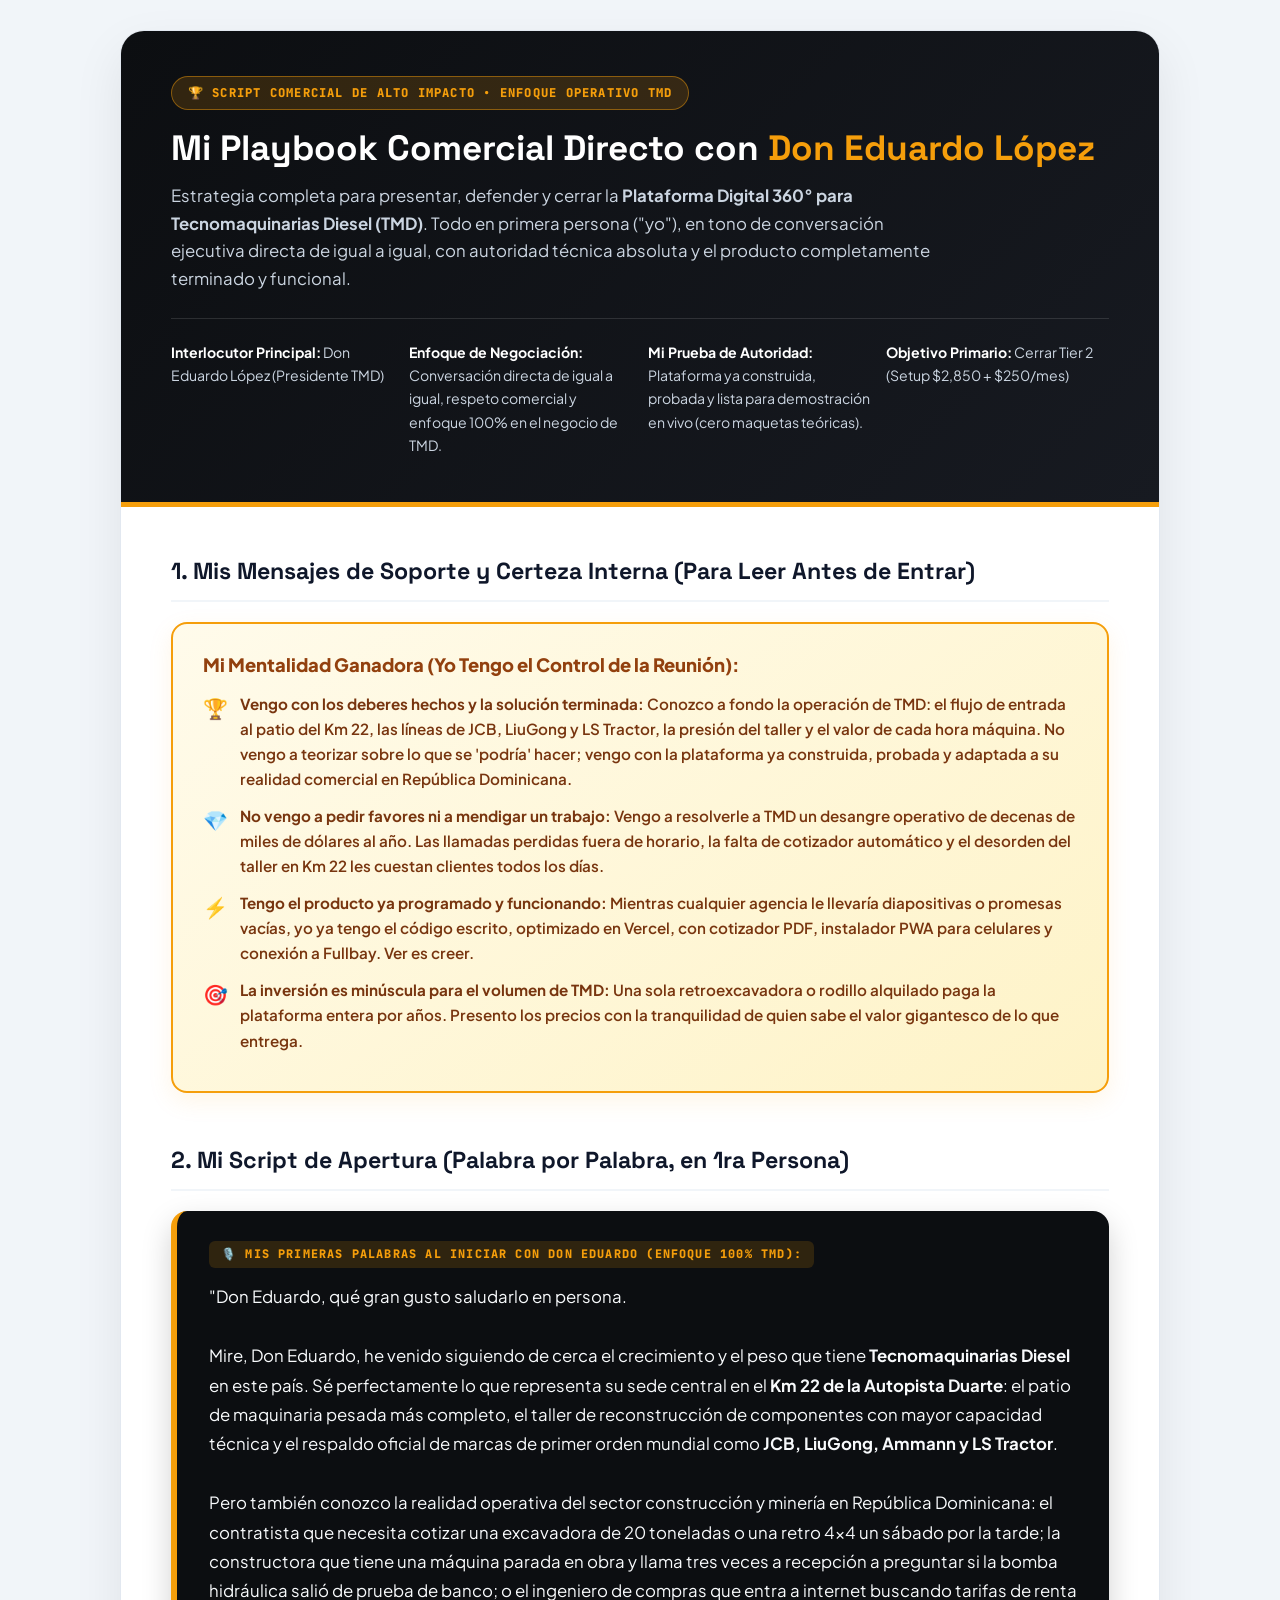
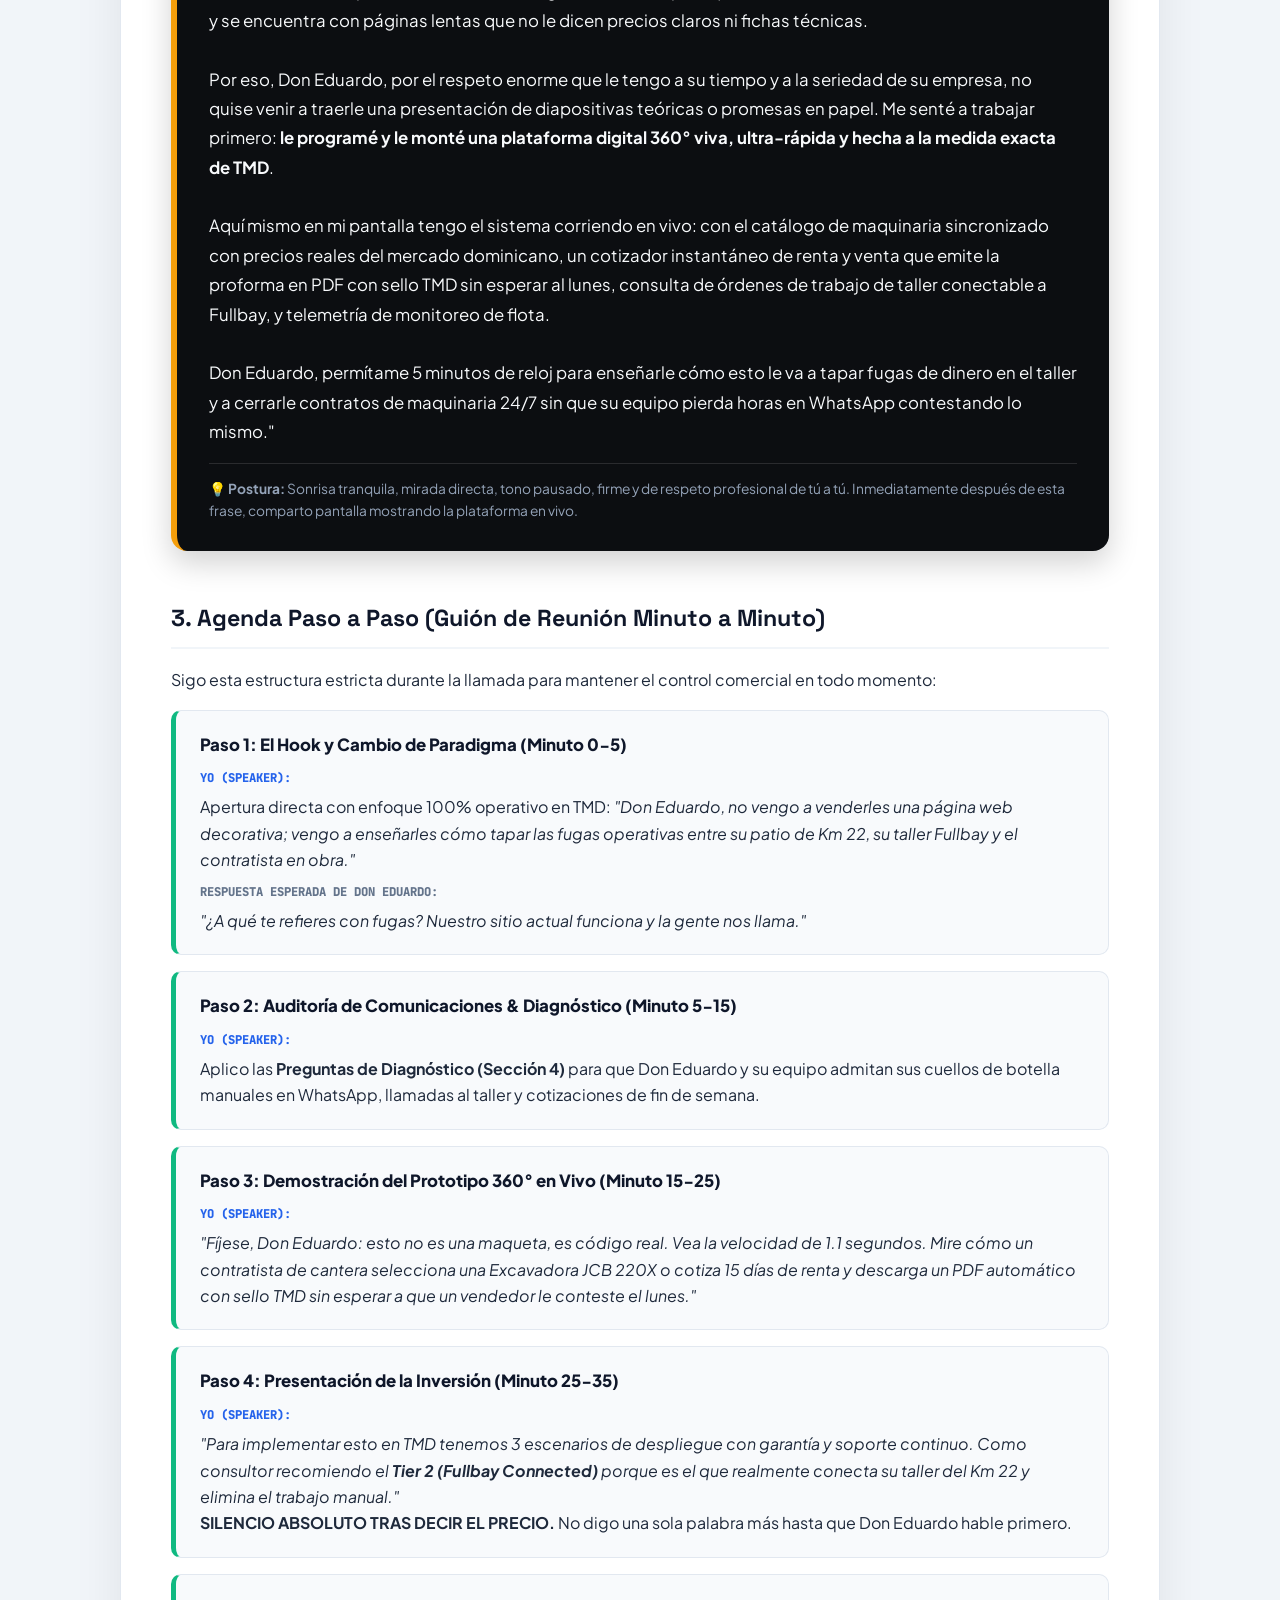
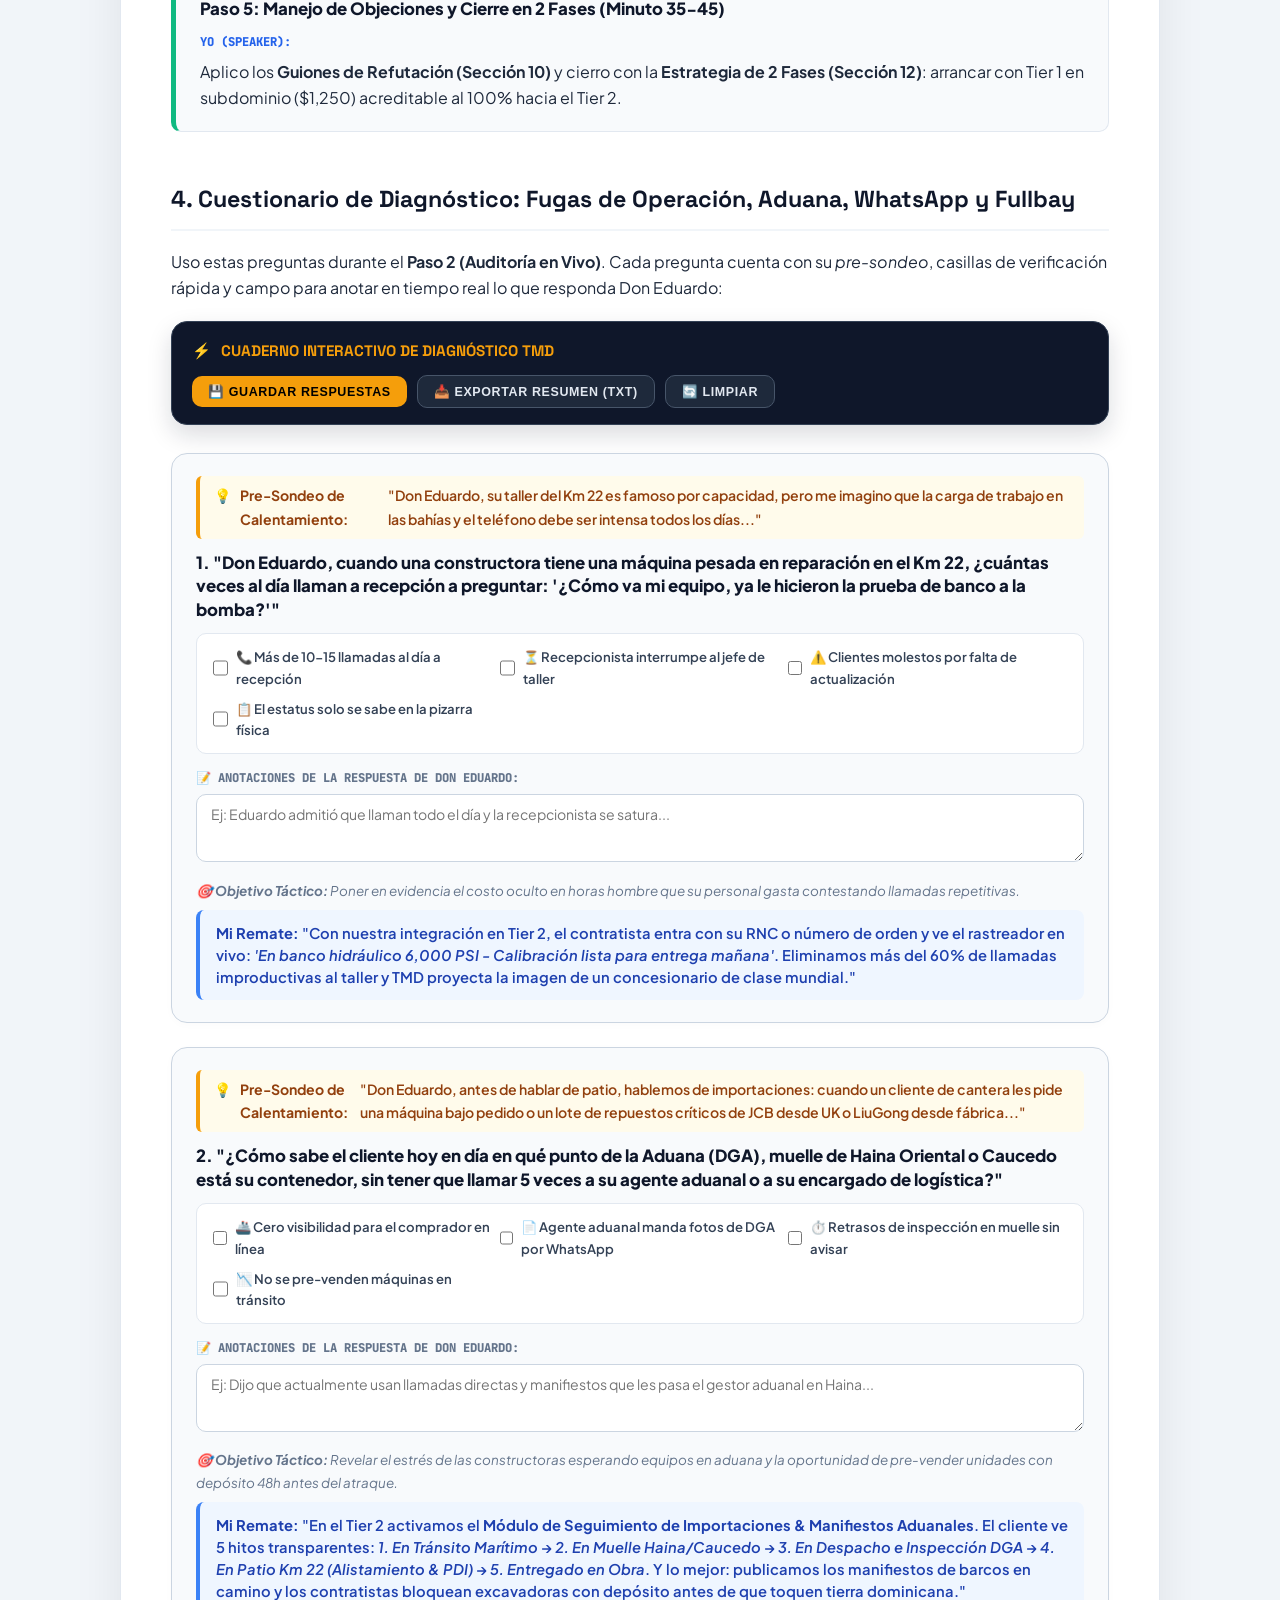
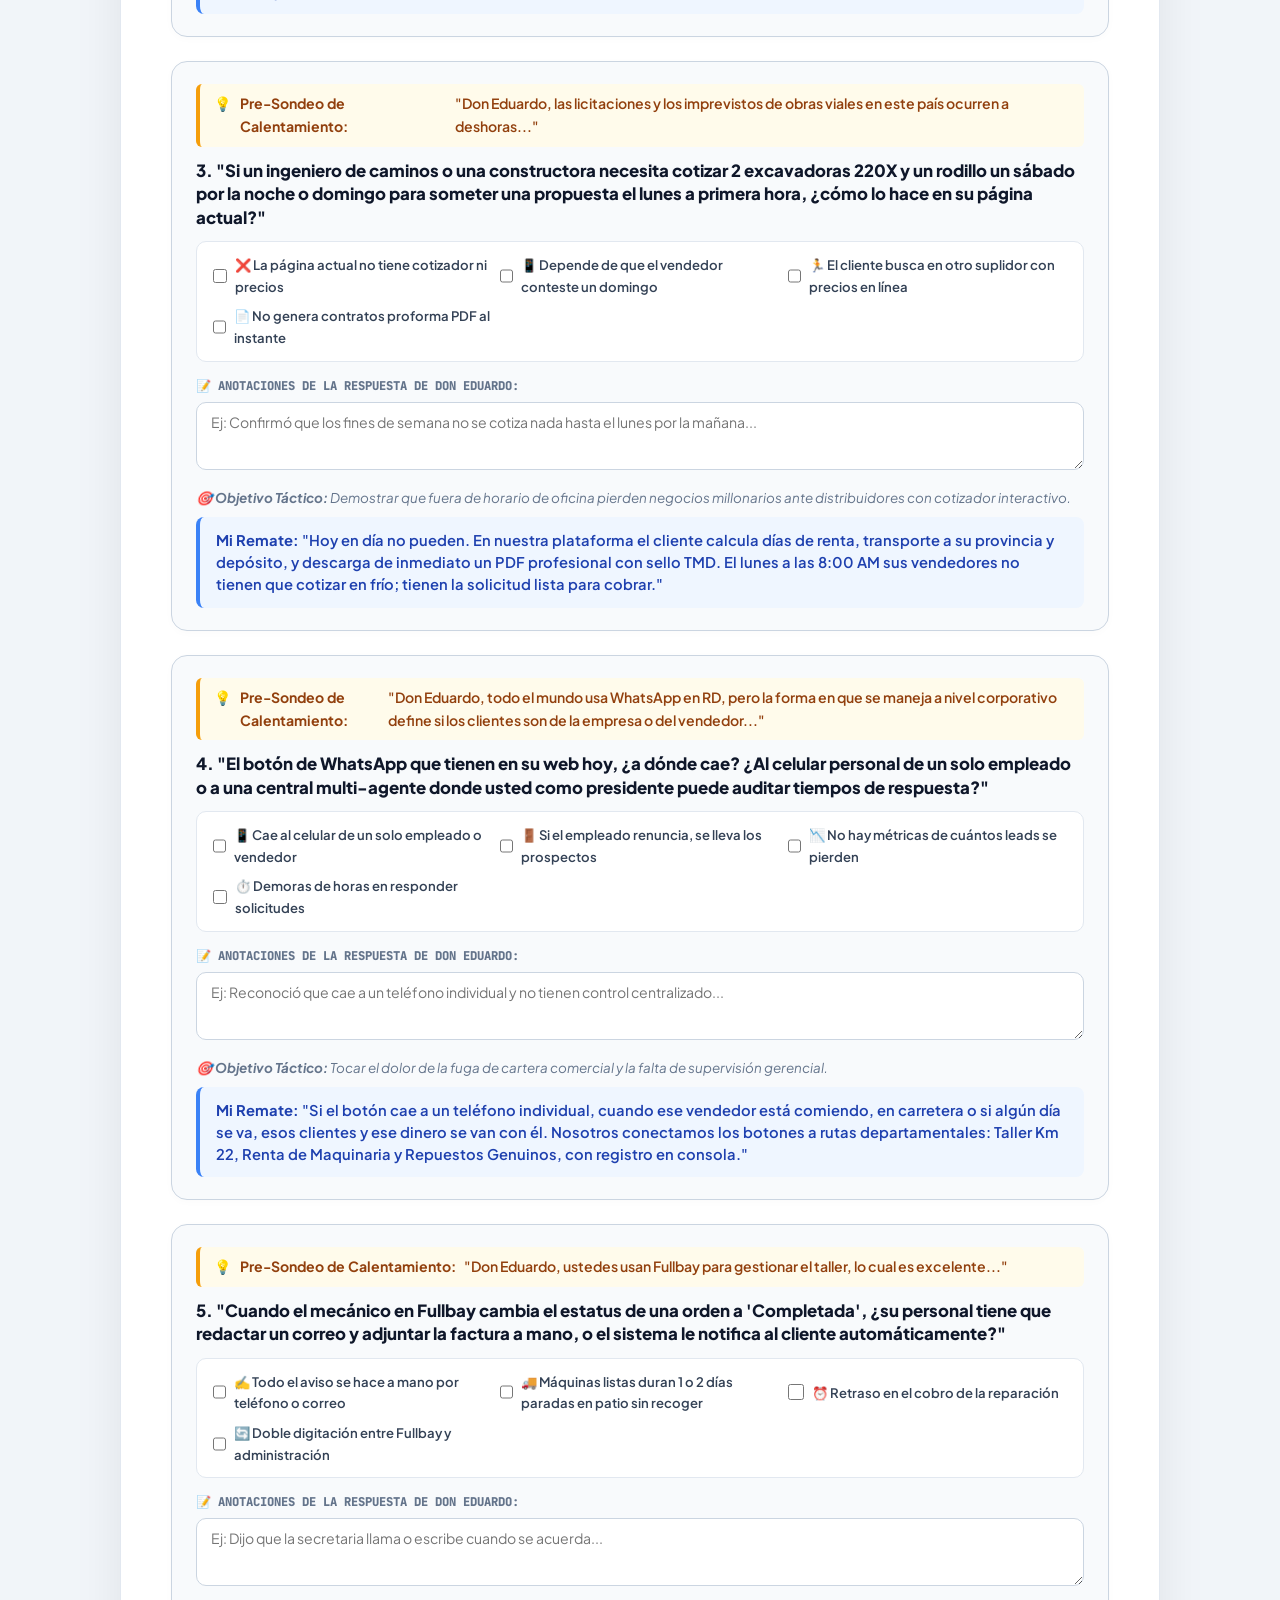
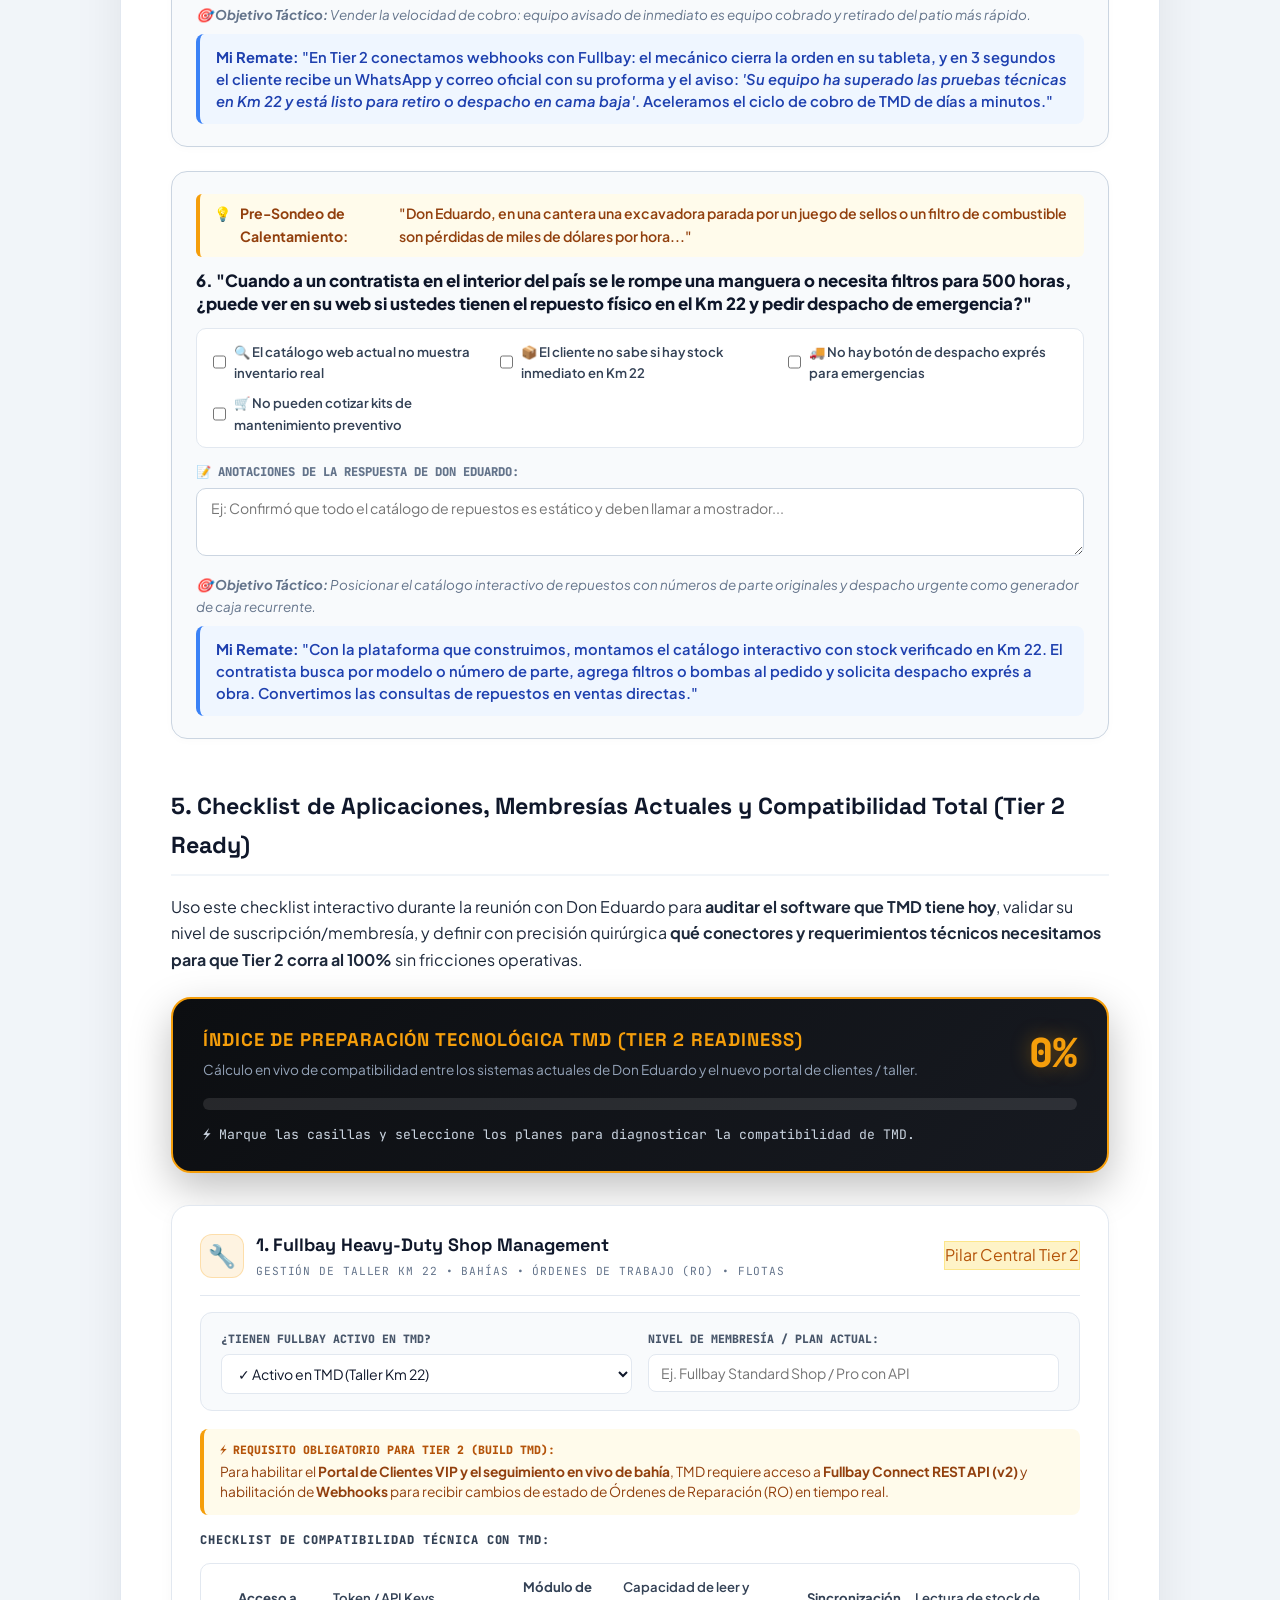
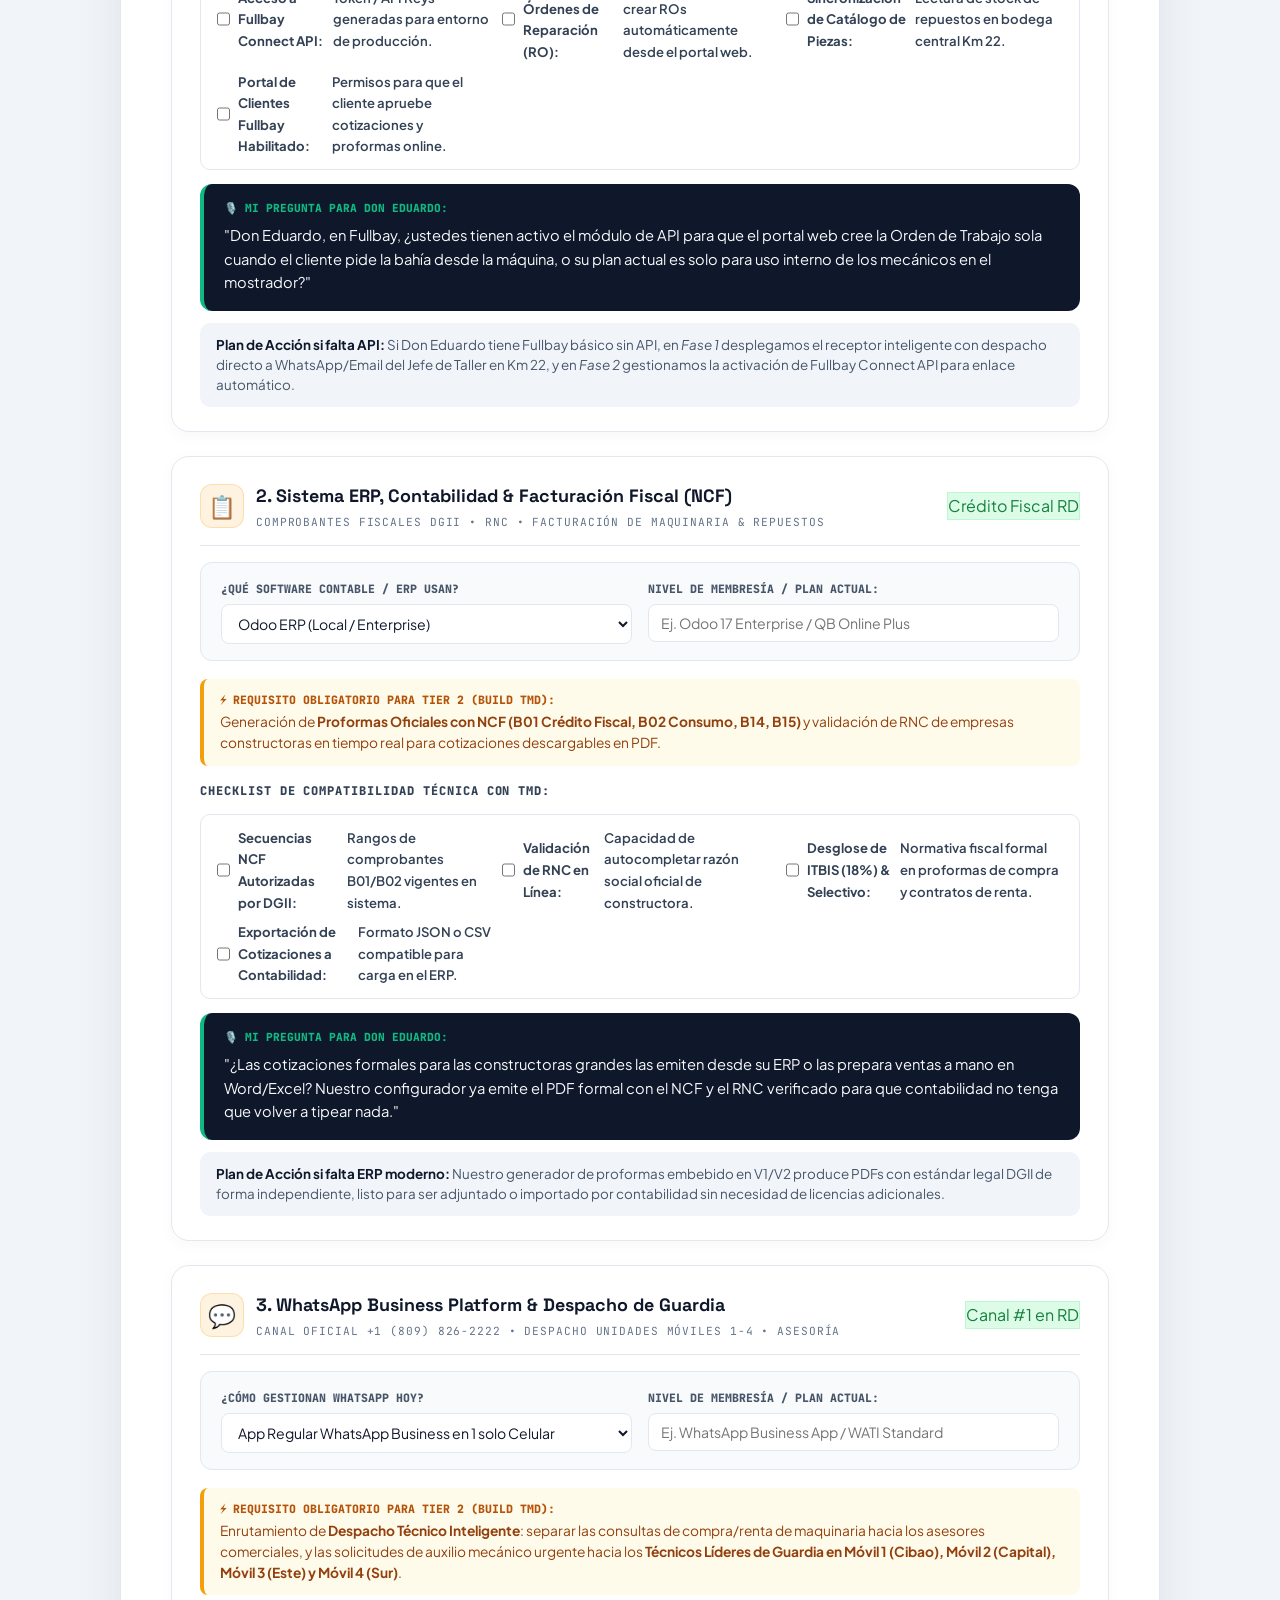
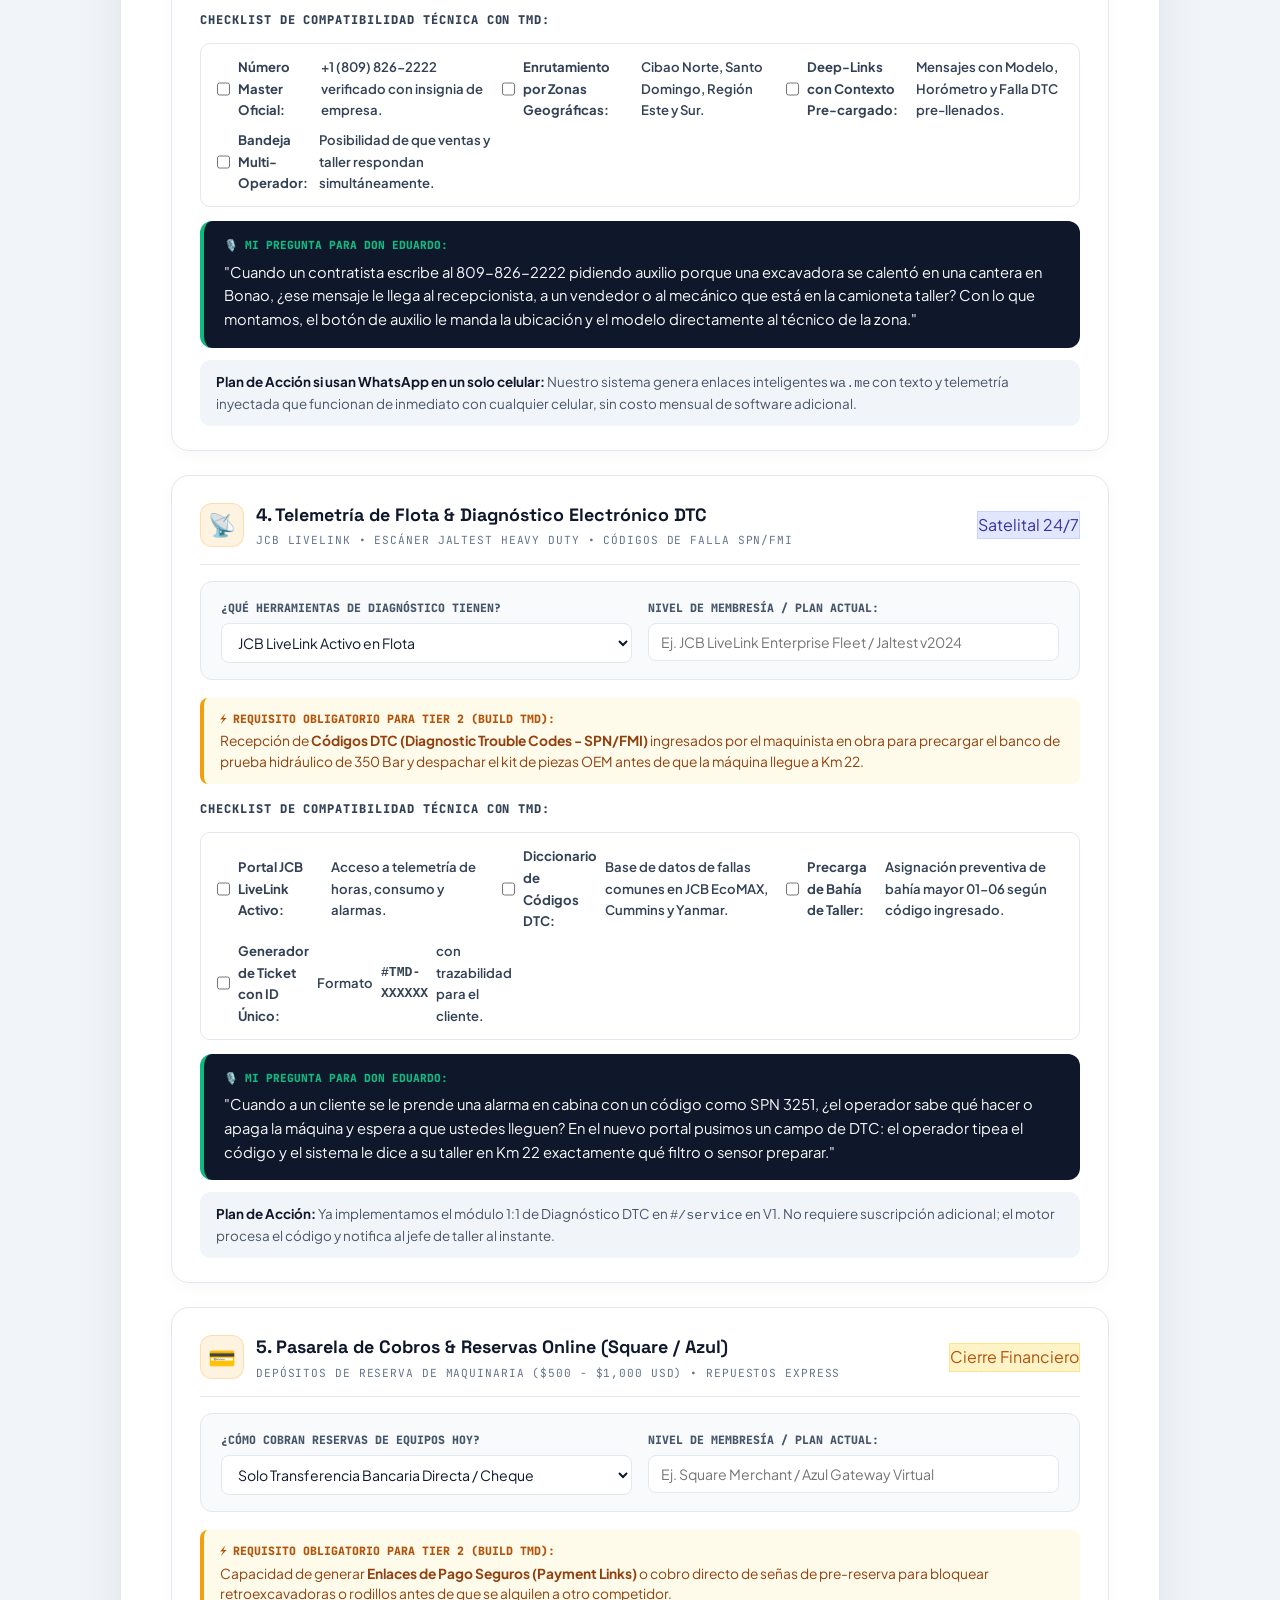
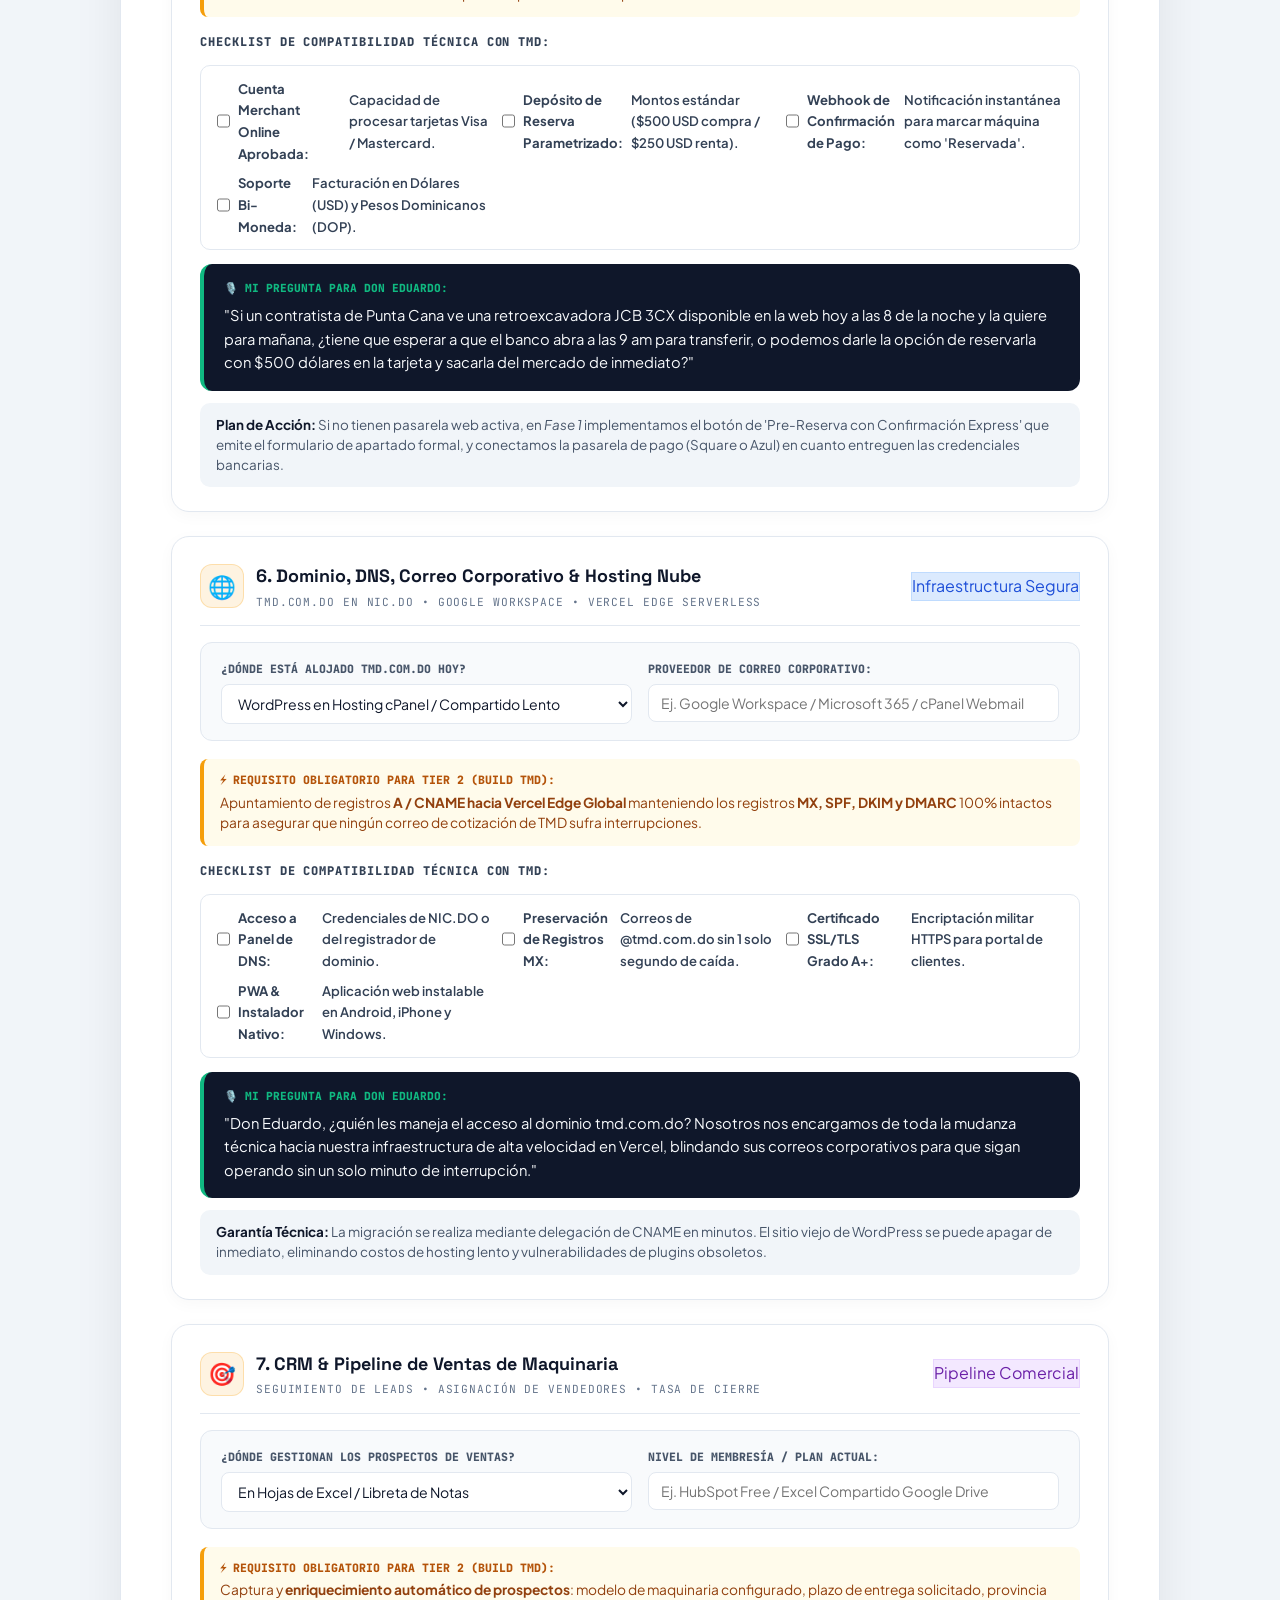
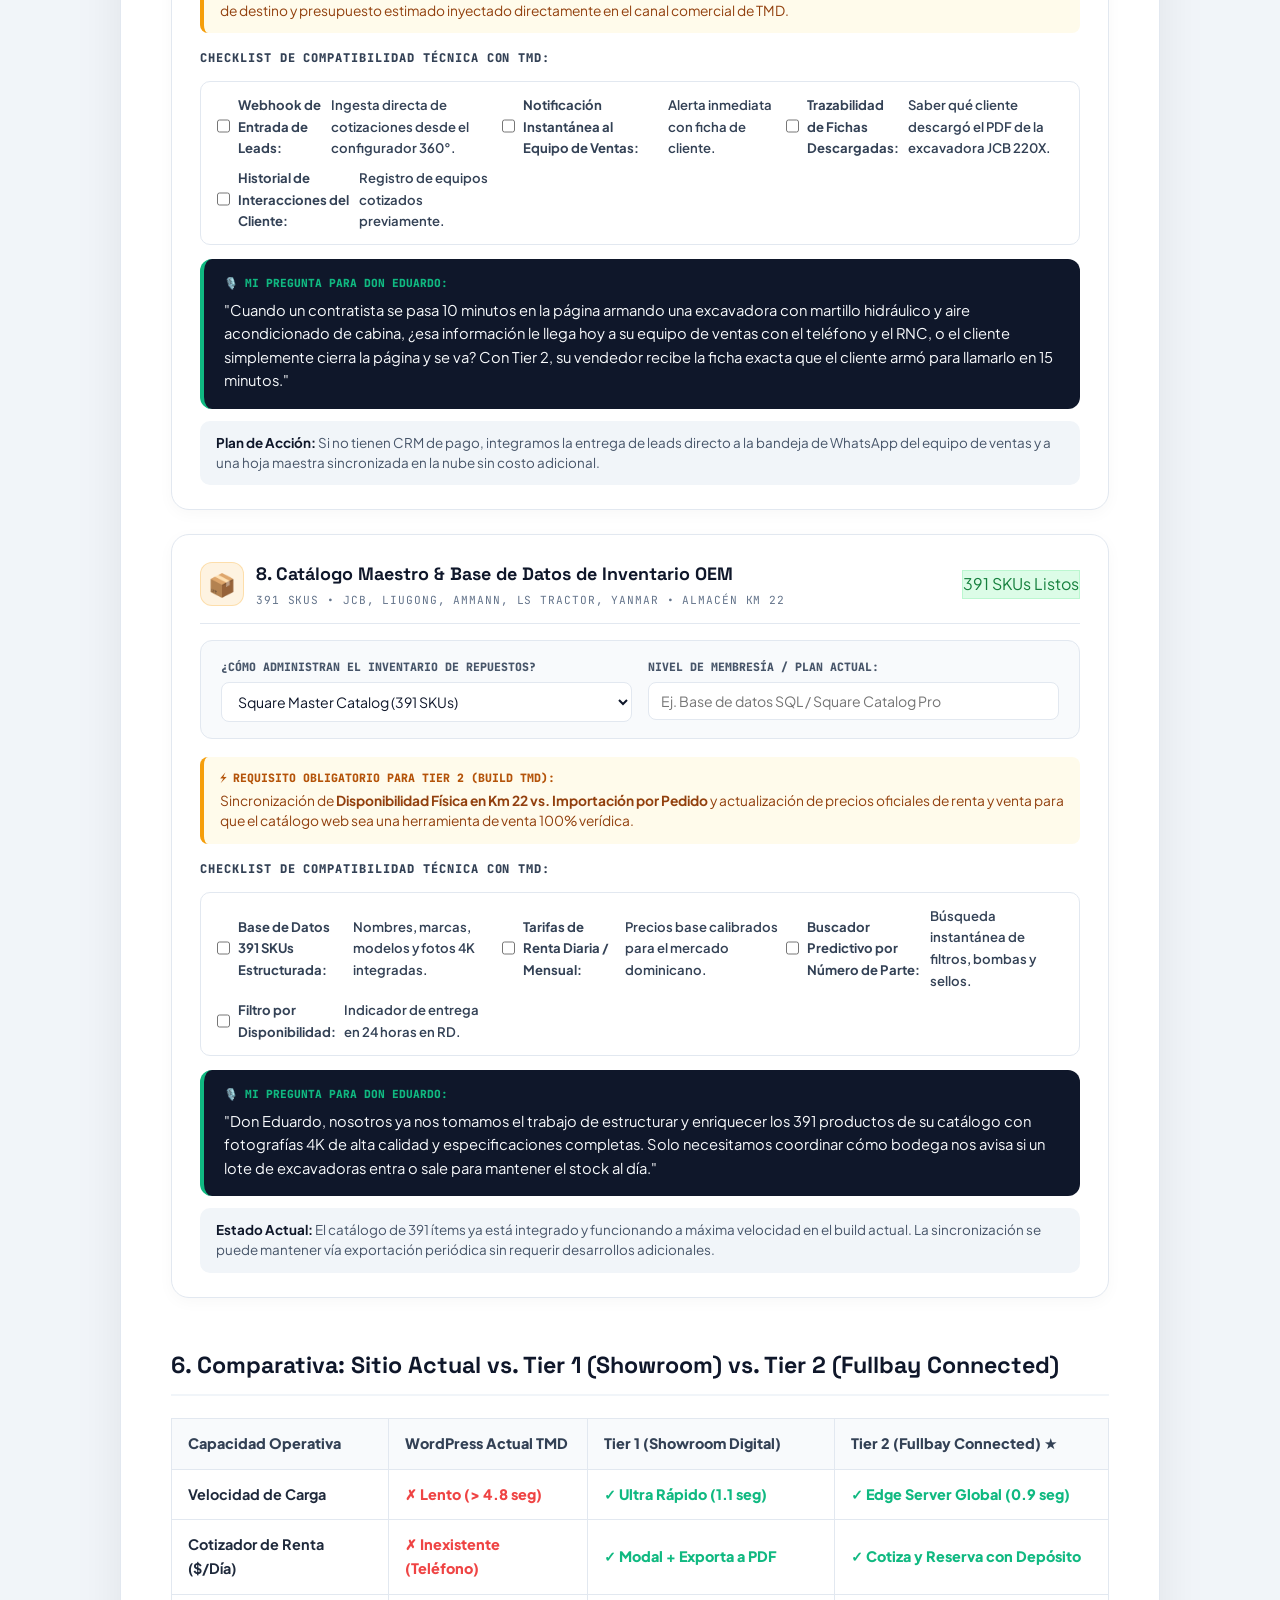
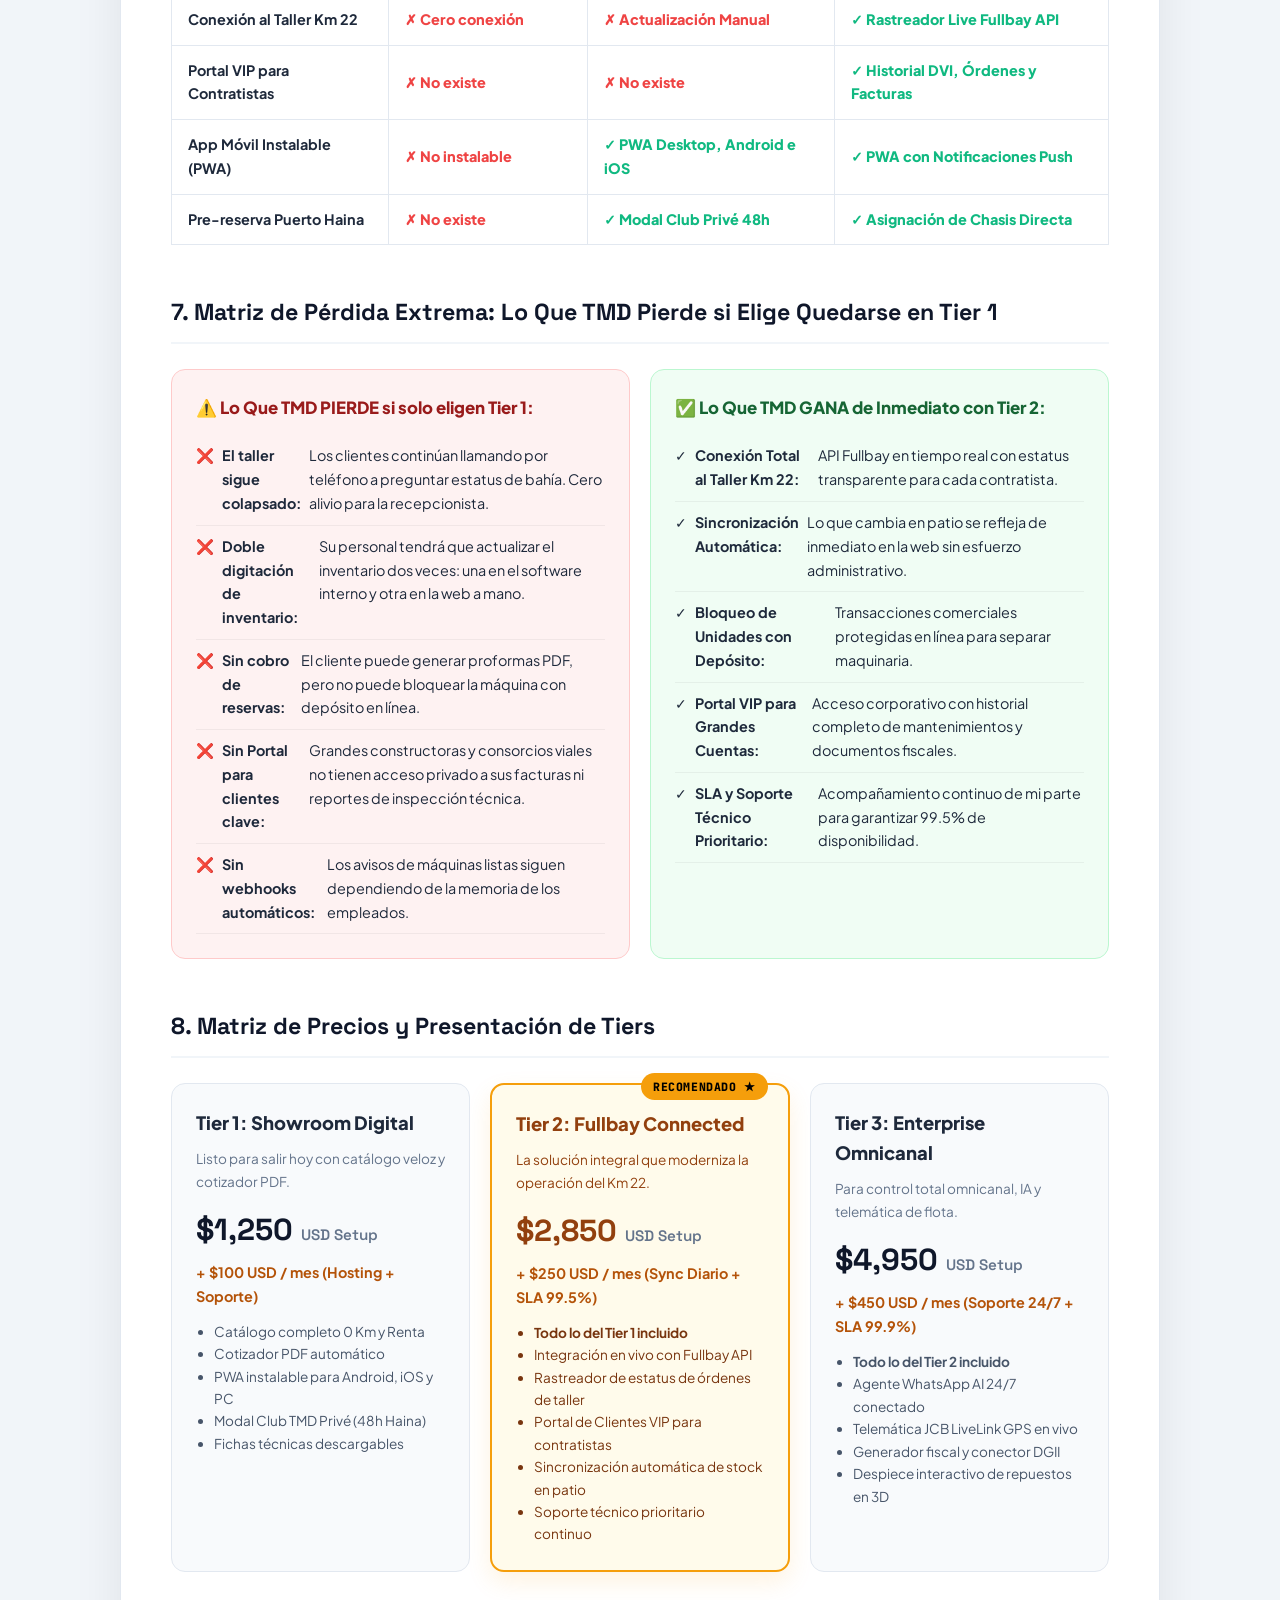
<file: ESTRATEGIA_COMERCIAL_PLAYBOOK.html>
<!DOCTYPE html>
<html lang="es">
<head>
    <meta charset="UTF-8">
    <meta name="viewport" content="width=device-width, initial-scale=1.0">
    <title>Playbook Maestro de Negociación: Plataforma 360° TMD Dominicana — Don Eduardo López</title>
    <link rel="preconnect" href="https://fonts.googleapis.com">
    <link rel="preconnect" href="https://fonts.gstatic.com" crossorigin>
    <link href="https://fonts.googleapis.com/css2?family=Plus+Jakarta+Sans:wght@400;500;600;700;800;900&family=JetBrains+Mono:wght@500;700;800&family=Space+Grotesk:wght@600;700;800&display=swap" rel="stylesheet">
    <style>
        :root {
            --primary: #f59e0b;
            --primary-dark: #b45309;
            --primary-light: #fef3c7;
            --dark: #0c0e11;
            --dark-card: #14171d;
            --border: #e2e8f0;
            --border-dark: #2e3646;
            --text: #1e293b;
            --text-muted: #64748b;
            --accent-green: #10b981;
            --accent-red: #ef4444;
            --accent-blue: #3b82f6;
        }
        * { box-sizing: border-box; margin: 0; padding: 0; }
        body {
            font-family: 'Plus Jakarta Sans', -apple-system, BlinkMacSystemFont, sans-serif;
            line-height: 1.65;
            color: var(--text);
            background-color: #f1f5f9;
            padding: 30px 15px;
        }
        .container {
            max-width: 1040px;
            margin: 0 auto;
            background: #ffffff;
            border-radius: 24px;
            box-shadow: 0 20px 50px rgba(0,0,0,0.08);
            overflow: hidden;
            border: 1px solid var(--border);
        }
        .header-banner {
            background: linear-gradient(135deg, #0c0e11 0%, #171a21 100%);
            color: #ffffff;
            padding: 45px 50px;
            border-bottom: 5px solid var(--primary);
            position: relative;
        }
        .vip-tag {
            display: inline-flex;
            align-items: center;
            gap: 8px;
            background: rgba(245, 158, 11, 0.16);
            border: 1px solid rgba(245, 158, 11, 0.45);
            color: var(--primary);
            font-family: 'JetBrains Mono', monospace;
            font-size: 0.76rem;
            font-weight: 800;
            text-transform: uppercase;
            letter-spacing: 0.1em;
            padding: 6px 16px;
            border-radius: 9999px;
            margin-bottom: 16px;
        }
        .header-banner h1 {
            font-family: 'Space Grotesk', sans-serif;
            font-size: 2.2rem;
            font-weight: 800;
            line-height: 1.25;
            color: #ffffff;
            margin-bottom: 12px;
        }
        .header-banner h1 span { color: var(--primary); }
        .meta-grid {
            display: grid;
            grid-template-columns: repeat(auto-fit, minmax(220px, 1fr));
            gap: 15px;
            margin-top: 25px;
            padding-top: 22px;
            border-top: 1px solid rgba(255,255,255,0.12);
            font-size: 0.88rem;
            color: #cbd5e1;
        }
        .meta-grid strong { color: #ffffff; }

        .content-body { padding: 45px 50px; }

        h2 {
            font-family: 'Space Grotesk', sans-serif;
            color: #0f172a;
            font-size: 1.45rem;
            font-weight: 800;
            margin-top: 48px;
            margin-bottom: 18px;
            display: flex;
            align-items: center;
            gap: 12px;
            border-bottom: 2px solid #f1f5f9;
            padding-bottom: 10px;
        }
        h2:first-of-type { margin-top: 0; }
        h3 {
            font-size: 1.15rem;
            font-weight: 800;
            color: #1e293b;
            margin-top: 22px;
            margin-bottom: 10px;
        }

        /* CARDS & BOXES */
        .mindset-card {
            background: linear-gradient(145deg, #fffbeb 0%, #fef3c7 100%);
            border: 2px solid #f59e0b;
            border-radius: 16px;
            padding: 26px 30px;
            margin: 20px 0;
            box-shadow: 0 8px 24px rgba(245, 158, 11, 0.1);
        }
        .mindset-card h3 { color: #92400e; margin-top: 0; }
        .mindset-item {
            display: flex;
            align-items: flex-start;
            gap: 12px;
            margin-bottom: 12px;
            font-weight: 600;
            color: #78350f;
            font-size: 0.95rem;
        }
        .mindset-item span { font-size: 1.25rem; }

        .script-box {
            background: #0c0e11;
            color: #e2e8f0;
            border-radius: 16px;
            padding: 28px 32px;
            margin: 20px 0;
            border-left: 6px solid var(--primary);
            position: relative;
            box-shadow: 0 12px 30px rgba(0,0,0,0.18);
        }
        .script-label {
            display: inline-block;
            font-family: 'JetBrains Mono', monospace;
            font-size: 0.74rem;
            font-weight: 800;
            text-transform: uppercase;
            letter-spacing: 0.1em;
            color: var(--primary);
            background: rgba(245, 158, 11, 0.15);
            padding: 4px 12px;
            border-radius: 6px;
            margin-bottom: 14px;
        }
        .script-text {
            font-size: 1.05rem;
            line-height: 1.75;
            color: #f8fafc;
        }
        .script-tip {
            margin-top: 16px;
            padding-top: 14px;
            border-top: 1px solid rgba(255,255,255,0.12);
            font-size: 0.86rem;
            color: #94a3b8;
        }

        .agenda-step {
            background: #f8fafc;
            border-left: 5px solid var(--accent-green);
            padding: 20px 24px;
            margin: 16px 0;
            border-radius: 10px;
            border: 1px solid var(--border);
            border-left-width: 5px;
            border-left-color: var(--accent-green);
        }
        .agenda-step h3 { margin-top: 0; color: #0f172a; font-size: 1.05rem; }
        .speaker-label {
            font-family: 'JetBrains Mono', monospace;
            font-size: 0.76rem;
            font-weight: 800;
            text-transform: uppercase;
            color: #2563eb;
            display: block;
            margin-bottom: 6px;
            margin-top: 8px;
        }
        .client-label {
            font-family: 'JetBrains Mono', monospace;
            font-size: 0.76rem;
            font-weight: 800;
            text-transform: uppercase;
            color: #64748b;
            display: block;
            margin-bottom: 6px;
            margin-top: 8px;
        }

        .qa-card {
            background: #f8fafc;
            border: 1px solid var(--border);
            border-radius: 12px;
            padding: 20px 24px;
            margin-bottom: 18px;
            transition: all 0.2s ease;
        }
        .qa-card:hover {
            border-color: #cbd5e1;
            box-shadow: 0 4px 14px rgba(0,0,0,0.03);
        }
        .qa-q {
            font-weight: 800;
            color: #0f172a;
            font-size: 1.02rem;
            display: flex;
            align-items: baseline;
            gap: 8px;
            margin-bottom: 6px;
        }
        .qa-why {
            font-size: 0.86rem;
            color: var(--text-muted);
            margin-bottom: 10px;
            font-style: italic;
        }
        .qa-attack {
            background: #eff6ff;
            border-left: 3px solid var(--accent-blue);
            padding: 10px 14px;
            border-radius: 6px;
            font-size: 0.92rem;
            color: #1e40af;
            font-weight: 600;
        }

        .highlight-box {
            background-color: #f1f5f9;
            border-left: 5px solid #64748b;
            padding: 22px 26px;
            margin: 20px 0;
            border-radius: 10px;
            border: 1px solid var(--border);
            border-left-width: 5px;
            border-left-color: #64748b;
        }

        /* TABLES */
        table { width: 100%; border-collapse: collapse; margin: 22px 0; font-size: 0.9rem; }
        th, td { padding: 13px 16px; border: 1px solid var(--border); text-align: left; }
        th { background: #f8fafc; font-weight: 800; color: #334155; }
        .check { color: var(--accent-green); font-weight: 800; }
        .cross { color: var(--accent-red); font-weight: 800; }

        /* LOSS MATRIX */
        .loss-matrix {
            display: grid;
            grid-template-columns: 1fr 1fr;
            gap: 20px;
            margin: 25px 0;
        }
        .loss-col {
            border-radius: 14px;
            padding: 24px;
            border: 1px solid var(--border);
        }
        .loss-col.bad {
            background: #fef2f2;
            border-color: #fecaca;
        }
        .loss-col.good {
            background: #f0fdf4;
            border-color: #bbf7d0;
        }
        .loss-col h4 {
            font-size: 1.05rem;
            font-weight: 800;
            margin-bottom: 14px;
            display: flex;
            align-items: center;
            gap: 8px;
        }
        .loss-col.bad h4 { color: #991b1b; }
        .loss-col.good h4 { color: #166534; }
        .loss-col ul { list-style: none; }
        .loss-col li {
            padding: 9px 0;
            border-bottom: 1px solid rgba(0,0,0,0.05);
            font-size: 0.9rem;
            display: flex;
            align-items: flex-start;
            gap: 8px;
        }

        /* PRICING */
        .pricing-grid {
            display: grid;
            grid-template-columns: repeat(auto-fit, minmax(280px, 1fr));
            gap: 20px;
            margin: 25px 0;
        }
        .tier-card {
            background: #f8fafc;
            border: 1px solid var(--border);
            border-radius: 14px;
            padding: 24px;
            position: relative;
        }
        .tier-card.selected {
            background: #fffbeb;
            border: 2px solid var(--primary);
            box-shadow: 0 10px 25px rgba(245,158,11,0.12);
        }
        .badge-recommended {
            position: absolute;
            top: -12px;
            right: 20px;
            background: var(--primary);
            color: #000;
            font-family: 'JetBrains Mono', monospace;
            font-size: 0.72rem;
            font-weight: 800;
            text-transform: uppercase;
            padding: 4px 12px;
            border-radius: 9999px;
            letter-spacing: 0.05em;
        }
        .tier-price {
            font-family: 'Space Grotesk', sans-serif;
            font-size: 1.9rem;
            font-weight: 800;
            color: #0f172a;
            margin: 12px 0 6px 0;
        }
        .tier-price span { font-size: 0.95rem; font-weight: 600; color: var(--text-muted); }
        .price-badge { font-family: 'JetBrains Mono', monospace; font-weight: 800; color: #b45309; }
        .min-badge { font-family: 'JetBrains Mono', monospace; font-weight: 800; color: var(--accent-red); font-size: 1.1rem; }

        /* UPSELLS */
        .upsells {
            display: grid;
            grid-template-columns: repeat(auto-fit, minmax(220px, 1fr));
            gap: 15px;
            margin-top: 15px;
        }
        .upsell-card {
            background: #ffffff;
            border: 1px solid var(--border);
            padding: 18px;
            border-radius: 12px;
            font-size: 0.9rem;
            box-shadow: 0 2px 8px rgba(0,0,0,0.02);
        }
        .upsell-card strong { color: var(--text); display: block; margin-bottom: 6px; }

        /* REBUTTAL BOX */
        .rebuttal-box {
            background: #ffffff;
            border: 1px solid var(--border);
            border-radius: 14px;
            padding: 22px 26px;
            margin-bottom: 18px;
            border-left: 5px solid #64748b;
        }
        .rebuttal-box.featured { border-left-color: var(--primary); }
        .objection-title {
            font-weight: 800;
            color: #991b1b;
            font-size: 1rem;
            margin-bottom: 10px;
            display: flex;
            align-items: center;
            gap: 8px;
        }
        .response-box {
            background: #f8fafc;
            border-radius: 8px;
            padding: 14px 18px;
            font-size: 0.94rem;
            color: #0f172a;
            border: 1px solid var(--border);
            line-height: 1.6;
        }
        .response-box strong { color: var(--primary-dark); }

        /* ALERT BOX INTERNAL */
        .alert-box {
            background-color: #fee2e2;
            border-left: 5px solid var(--accent-red);
            padding: 24px;
            margin: 20px 0;
            border-radius: 12px;
        }
        .alert-box h3 { color: #991b1b; margin-top: 0; }

        @media (max-width: 768px) {
            .content-body { padding: 25px 18px; }
            .header-banner { padding: 30px 20px; }
            .loss-matrix { grid-template-columns: 1fr; }
        }
    
        /* INTERACTIVE QUESTIONNAIRE & DIAGNOSTIC PLAYGROUND */
        .diag-toolbar {
            background: #0f172a;
            color: #ffffff;
            padding: 16px 20px;
            border-radius: 16px;
            margin: 20px 0 28px 0;
            display: flex;
            flex-wrap: wrap;
            align-items: center;
            justify-content: space-between;
            gap: 12px;
            box-shadow: 0 10px 25px rgba(15, 23, 42, 0.15);
            border: 1px solid #334155;
        }
        .diag-toolbar-title {
            display: flex;
            align-items: center;
            gap: 10px;
            font-size: 0.95rem;
            font-weight: 800;
            color: var(--primary);
            font-family: 'Space Grotesk', sans-serif;
        }
        .diag-toolbar-actions {
            display: flex;
            align-items: center;
            gap: 10px;
            flex-wrap: wrap;
        }
        .diag-btn {
            background: var(--primary);
            color: #000;
            font-weight: 800;
            font-size: 0.78rem;
            padding: 8px 16px;
            border-radius: 10px;
            border: none;
            cursor: pointer;
            transition: all 0.2s;
            display: inline-flex;
            align-items: center;
            gap: 6px;
            text-transform: uppercase;
            letter-spacing: 0.05em;
        }
        .diag-btn:hover { background: #fbbf24; transform: translateY(-1px); }
        .diag-btn-secondary {
            background: #1e293b;
            color: #e2e8f0;
            border: 1px solid #475569;
        }
        .diag-btn-secondary:hover { background: #334155; color: #fff; }
        .diag-save-status {
            font-size: 0.78rem;
            color: #10b981;
            font-family: 'JetBrains Mono', monospace;
            font-weight: 700;
            display: none;
            align-items: center;
            gap: 4px;
        }

        .qa-card {
            background: #f8fafc;
            border: 1px solid #cbd5e1;
            border-radius: 16px;
            padding: 22px 24px;
            margin-bottom: 24px;
            transition: all 0.2s ease;
            box-shadow: 0 2px 8px rgba(0,0,0,0.02);
        }
        .qa-card:hover {
            border-color: var(--primary);
            box-shadow: 0 6px 20px rgba(245, 158, 11, 0.08);
        }
        .qa-pre {
            background: #fffbeb;
            border-left: 4px solid var(--primary);
            padding: 8px 14px;
            border-radius: 6px;
            font-size: 0.88rem;
            color: #92400e;
            margin-bottom: 12px;
            font-weight: 600;
            display: flex;
            align-items: flex-start;
            gap: 8px;
        }
        .qa-q {
            font-weight: 800;
            color: #0f172a;
            font-size: 1.05rem;
            display: flex;
            align-items: baseline;
            gap: 8px;
            margin-bottom: 8px;
            line-height: 1.4;
        }
        .qa-checklist {
            background: #ffffff;
            border: 1px solid #e2e8f0;
            border-radius: 10px;
            padding: 12px 16px;
            margin: 12px 0;
            display: grid;
            grid-template-columns: repeat(auto-fit, minmax(220px, 1fr));
            gap: 8px;
        }
        .qa-checklist label {
            display: flex;
            align-items: center;
            gap: 8px;
            font-size: 0.82rem;
            font-weight: 600;
            color: #334155;
            cursor: pointer;
            user-select: none;
        }
        .qa-checklist input[type="checkbox"] {
            accent-color: var(--primary);
            width: 16px;
            height: 16px;
            cursor: pointer;
        }
        .qa-input-area {
            margin: 14px 0 10px 0;
        }
        .qa-input-area label {
            display: block;
            font-size: 0.76rem;
            font-weight: 800;
            text-transform: uppercase;
            color: #64748b;
            font-family: 'JetBrains Mono', monospace;
            margin-bottom: 6px;
        }
        .qa-textarea {
            width: 100%;
            min-height: 68px;
            padding: 10px 14px;
            border: 1px solid #cbd5e1;
            border-radius: 10px;
            font-family: inherit;
            font-size: 0.88rem;
            color: #0f172a;
            background: #ffffff;
            resize: vertical;
            transition: border-color 0.2s;
        }
        .qa-textarea:focus {
            outline: none;
            border-color: var(--primary);
            box-shadow: 0 0 0 3px rgba(245, 158, 11, 0.15);
        }
        .qa-why {
            font-size: 0.84rem;
            color: var(--text-muted);
            margin-bottom: 8px;
            font-style: italic;
        }
        .qa-attack {
            background: #eff6ff;
            border-left: 4px solid var(--accent-blue);
            padding: 12px 16px;
            border-radius: 8px;
            font-size: 0.92rem;
            color: #1e40af;
            font-weight: 600;
            line-height: 1.5;
        }

    
        /* ══════════════════════════════════════════════════════════════════ */
        /* APPS AUDIT & TIER 2 COMPATIBILITY STYLES                           */
        /* ══════════════════════════════════════════════════════════════════ */
        .readiness-score-box {
            background: linear-gradient(135deg, #0c0e11 0%, #171a21 100%);
            border: 2px solid var(--primary);
            border-radius: 20px;
            padding: 26px 30px;
            margin: 24px 0 32px 0;
            color: #ffffff;
            box-shadow: 0 15px 40px rgba(0,0,0,0.25);
        }
        .readiness-header {
            display: flex;
            align-items: center;
            justify-content: space-between;
            gap: 20px;
            margin-bottom: 16px;
        }
        .readiness-title {
            font-family: 'Space Grotesk', sans-serif;
            font-size: 1.15rem;
            font-weight: 800;
            color: var(--primary);
            letter-spacing: 0.05em;
            text-transform: uppercase;
        }
        .readiness-desc {
            font-size: 0.85rem;
            color: #94a3b8;
            margin-top: 4px;
        }
        .readiness-score-number {
            font-family: 'JetBrains Mono', monospace;
            font-size: 2.5rem;
            font-weight: 900;
            color: var(--primary);
            text-shadow: 0 0 20px rgba(245, 158, 11, 0.4);
            line-height: 1;
        }
        .readiness-bar-track {
            width: 100%;
            height: 12px;
            background: rgba(255,255,255,0.1);
            border-radius: 9999px;
            overflow: hidden;
            position: relative;
            margin-bottom: 14px;
        }
        .readiness-bar-fill {
            height: 100%;
            background: linear-gradient(90deg, #f59e0b 0%, #10b981 100%);
            border-radius: 9999px;
            transition: width 0.4s ease;
            box-shadow: 0 0 12px rgba(16, 185, 129, 0.5);
        }
        .readiness-status-msg {
            font-family: 'JetBrains Mono', monospace;
            font-size: 0.82rem;
            color: #cbd5e1;
            display: flex;
            align-items: center;
            gap: 8px;
        }

        .app-audit-card {
            background: #ffffff;
            border: 1px solid var(--border);
            border-radius: 18px;
            padding: 24px 28px;
            margin-bottom: 24px;
            box-shadow: 0 4px 16px rgba(0,0,0,0.03);
            transition: all 0.25s ease;
            position: relative;
        }
        .app-audit-card:hover {
            border-color: var(--primary);
            box-shadow: 0 8px 24px rgba(245, 158, 11, 0.08);
        }
        .app-card-header {
            display: flex;
            align-items: center;
            justify-content: space-between;
            gap: 16px;
            margin-bottom: 16px;
            padding-bottom: 14px;
            border-bottom: 1px solid var(--border);
        }
        .app-title-group {
            display: flex;
            align-items: center;
            gap: 12px;
        }
        .app-icon-badge {
            width: 44px;
            height: 44px;
            border-radius: 12px;
            background: rgba(245, 158, 11, 0.12);
            color: var(--primary-dark);
            display: flex;
            align-items: center;
            justify-content: center;
            font-size: 1.4rem;
            border: 1px solid rgba(245, 158, 11, 0.25);
            flex-shrink: 0;
        }
        .app-title-text {
            font-family: 'Space Grotesk', sans-serif;
            font-size: 1.12rem;
            font-weight: 800;
            color: #0f172a;
        }
        .app-category-text {
            font-family: 'JetBrains Mono', monospace;
            font-size: 0.7rem;
            color: var(--text-muted);
            text-transform: uppercase;
            letter-spacing: 0.08em;
            margin-top: 2px;
        }

        .app-meta-grid {
            display: grid;
            grid-template-columns: 1fr 1fr;
            gap: 16px;
            margin-bottom: 18px;
            background: #f8fafc;
            padding: 16px 20px;
            border-radius: 12px;
            border: 1px solid var(--border);
        }
        @media (max-width: 640px) {
            .app-meta-grid { grid-template-columns: 1fr; }
        }
        .app-field-label {
            display: block;
            font-family: 'JetBrains Mono', monospace;
            font-size: 0.72rem;
            font-weight: 800;
            color: #475569;
            text-transform: uppercase;
            margin-bottom: 6px;
        }
        .app-select, .app-input {
            width: 100%;
            padding: 9px 12px;
            border: 1px solid var(--border);
            border-radius: 8px;
            font-family: 'Plus Jakarta Sans', sans-serif;
            font-size: 0.88rem;
            color: #0f172a;
            background: #ffffff;
            outline: none;
            transition: all 0.2s ease;
        }
        .app-select:focus, .app-input:focus {
            border-color: var(--primary);
            box-shadow: 0 0 0 3px rgba(245, 158, 11, 0.15);
        }

        .tier2-req-box {
            background: #fffbeb;
            border-left: 4px solid var(--primary);
            padding: 12px 16px;
            border-radius: 8px;
            margin-bottom: 16px;
            font-size: 0.86rem;
            color: #92400e;
            line-height: 1.5;
        }
        .tier2-req-title {
            font-family: 'JetBrains Mono', monospace;
            font-size: 0.72rem;
            font-weight: 800;
            text-transform: uppercase;
            color: var(--primary-dark);
            margin-bottom: 4px;
            display: flex;
            align-items: center;
            gap: 6px;
        }

        .app-checklist-title {
            font-family: 'JetBrains Mono', monospace;
            font-size: 0.75rem;
            font-weight: 800;
            text-transform: uppercase;
            letter-spacing: 0.08em;
            color: #334155;
            margin: 14px 0 8px 0;
        }

        .app-script-box {
            background: #0f172a;
            color: #f8fafc;
            border-radius: 12px;
            padding: 16px 20px;
            margin-top: 14px;
            font-size: 0.92rem;
            line-height: 1.6;
            border-left: 4px solid var(--accent-green);
        }
        .app-script-badge {
            font-family: 'JetBrains Mono', monospace;
            font-size: 0.7rem;
            font-weight: 800;
            color: var(--accent-green);
            text-transform: uppercase;
            margin-bottom: 6px;
            display: block;
        }

        .app-gap-box {
            background: #f1f5f9;
            border-radius: 10px;
            padding: 12px 16px;
            margin-top: 12px;
            font-size: 0.84rem;
            color: #475569;
            line-height: 1.5;
        }
        .app-gap-box strong { color: #0f172a; }

    </style>
</head>
<body>
    <div class="container">
        <!-- HEADER PRINCIPAL -->
        <div class="header-banner">
            <div class="vip-tag">
                <span>🏆</span> SCRIPT COMERCIAL DE ALTO IMPACTO • ENFOQUE OPERATIVO TMD
            </div>
            <h1>Mi Playbook Comercial Directo con <span>Don Eduardo López</span></h1>
            <p style="font-size: 1.05rem; color: #cbd5e1; max-width: 780px;">
                Estrategia completa para presentar, defender y cerrar la <strong>Plataforma Digital 360° para Tecnomaquinarias Diesel (TMD)</strong>. Todo en primera persona ("yo"), en tono de conversación ejecutiva directa de igual a igual, con autoridad técnica absoluta y el producto completamente terminado y funcional.
            </p>
            <div class="meta-grid">
                <div><strong>Interlocutor Principal:</strong> Don Eduardo López (Presidente TMD)</div>
                <div><strong>Enfoque de Negociación:</strong> Conversación directa de igual a igual, respeto comercial y enfoque 100% en el negocio de TMD.</div>
                <div><strong>Mi Prueba de Autoridad:</strong> Plataforma ya construida, probada y lista para demostración en vivo (cero maquetas teóricas).</div>
                <div><strong>Objetivo Primario:</strong> Cerrar Tier 2 (Setup $2,850 + $250/mes)</div>
            </div>
        </div>

        <div class="content-body">

            <!-- SECCIÓN 1: MIS MENSAJES DE SOPORTE Y SEGURIDAD INTERNA -->
            <h2>1. Mis Mensajes de Soporte y Certeza Interna (Para Leer Antes de Entrar)</h2>
            <div class="mindset-card">
                <h3>Mi Mentalidad Ganadora (Yo Tengo el Control de la Reunión):</h3>
                <div class="mindset-item">
                    <span>🏆</span>
                    <div><strong>Vengo con los deberes hechos y la solución terminada:</strong> Conozco a fondo la operación de TMD: el flujo de entrada al patio del Km 22, las líneas de JCB, LiuGong y LS Tractor, la presión del taller y el valor de cada hora máquina. No vengo a teorizar sobre lo que se 'podría' hacer; vengo con la plataforma ya construida, probada y adaptada a su realidad comercial en República Dominicana.</div>
                </div>
                <div class="mindset-item">
                    <span>💎</span>
                    <div><strong>No vengo a pedir favores ni a mendigar un trabajo:</strong> Vengo a resolverle a TMD un desangre operativo de decenas de miles de dólares al año. Las llamadas perdidas fuera de horario, la falta de cotizador automático y el desorden del taller en Km 22 les cuestan clientes todos los días.</div>
                </div>
                <div class="mindset-item">
                    <span>⚡</span>
                    <div><strong>Tengo el producto ya programado y funcionando:</strong> Mientras cualquier agencia le llevaría diapositivas o promesas vacías, yo ya tengo el código escrito, optimizado en Vercel, con cotizador PDF, instalador PWA para celulares y conexión a Fullbay. Ver es creer.</div>
                </div>
                <div class="mindset-item">
                    <span>🎯</span>
                    <div><strong>La inversión es minúscula para el volumen de TMD:</strong> Una sola retroexcavadora o rodillo alquilado paga la plataforma entera por años. Presento los precios con la tranquilidad de quien sabe el valor gigantesco de lo que entrega.</div>
                </div>
            </div>

            <!-- SECCIÓN 2: MI SCRIPT DE APERTURA EXACTO -->
            <h2>2. Mi Script de Apertura (Palabra por Palabra, en 1ra Persona)</h2>
            <div class="script-box">
                <span class="script-label">🎙️ Mis Primeras Palabras al Iniciar con Don Eduardo (Enfoque 100% TMD):</span>
                <div class="script-text">
                    "Don Eduardo, qué gran gusto saludarlo en persona.
                    <br><br>
                    Mire, Don Eduardo, he venido siguiendo de cerca el crecimiento y el peso que tiene <strong>Tecnomaquinarias Diesel</strong> en este país. Sé perfectamente lo que representa su sede central en el <strong>Km 22 de la Autopista Duarte</strong>: el patio de maquinaria pesada más completo, el taller de reconstrucción de componentes con mayor capacidad técnica y el respaldo oficial de marcas de primer orden mundial como <strong>JCB, LiuGong, Ammann y LS Tractor</strong>.
                    <br><br>
                    Pero también conozco la realidad operativa del sector construcción y minería en República Dominicana: el contratista que necesita cotizar una excavadora de 20 toneladas o una retro 4x4 un sábado por la tarde; la constructora que tiene una máquina parada en obra y llama tres veces a recepción a preguntar si la bomba hidráulica salió de prueba de banco; o el ingeniero de compras que entra a internet buscando tarifas de renta y se encuentra con páginas lentas que no le dicen precios claros ni fichas técnicas.
                    <br><br>
                    Por eso, Don Eduardo, por el respeto enorme que le tengo a su tiempo y a la seriedad de su empresa, no quise venir a traerle una presentación de diapositivas teóricas o promesas en papel. Me senté a trabajar primero: <strong>le programé y le monté una plataforma digital 360° viva, ultra-rápida y hecha a la medida exacta de TMD</strong>.
                    <br><br>
                    Aquí mismo en mi pantalla tengo el sistema corriendo en vivo: con el catálogo de maquinaria sincronizado con precios reales del mercado dominicano, un cotizador instantáneo de renta y venta que emite la proforma en PDF con sello TMD sin esperar al lunes, consulta de órdenes de trabajo de taller conectable a Fullbay, y telemetría de monitoreo de flota.
                    <br><br>
                    Don Eduardo, permítame 5 minutos de reloj para enseñarle cómo esto le va a tapar fugas de dinero en el taller y a cerrarle contratos de maquinaria 24/7 sin que su equipo pierda horas en WhatsApp contestando lo mismo."
                </div>
                <div class="script-tip">
                    💡 <strong>Postura:</strong> Sonrisa tranquila, mirada directa, tono pausado, firme y de respeto profesional de tú a tú. Inmediatamente después de esta frase, comparto pantalla mostrando la plataforma en vivo.
                </div>
            </div>

            <!-- SECCIÓN 3: AGENDA PASO A PASO DE LA REUNIÓN -->
            <h2>3. Agenda Paso a Paso (Guión de Reunión Minuto a Minuto)</h2>
            <p>Sigo esta estructura estricta durante la llamada para mantener el control comercial en todo momento:</p>

            <div class="agenda-step">
                <h3>Paso 1: El Hook y Cambio de Paradigma (Minuto 0-5)</h3>
                <span class="speaker-label">Yo (Speaker):</span>
                <p>Apertura directa con enfoque 100% operativo en TMD: <em>"Don Eduardo, no vengo a venderles una página web decorativa; vengo a enseñarles cómo tapar las fugas operativas entre su patio de Km 22, su taller Fullbay y el contratista en obra."</em></p>
                <span class="client-label">Respuesta Esperada de Don Eduardo:</span>
                <p><em>"¿A qué te refieres con fugas? Nuestro sitio actual funciona y la gente nos llama."</em></p>
            </div>

            <div class="agenda-step">
                <h3>Paso 2: Auditoría de Comunicaciones &amp; Diagnóstico (Minuto 5-15)</h3>
                <span class="speaker-label">Yo (Speaker):</span>
                <p>Aplico las <strong>Preguntas de Diagnóstico (Sección 4)</strong> para que Don Eduardo y su equipo admitan sus cuellos de botella manuales en WhatsApp, llamadas al taller y cotizaciones de fin de semana.</p>
            </div>

            <div class="agenda-step">
                <h3>Paso 3: Demostración del Prototipo 360° en Vivo (Minuto 15-25)</h3>
                <span class="speaker-label">Yo (Speaker):</span>
                <p><em>"Fíjese, Don Eduardo: esto no es una maqueta, es código real. Vea la velocidad de 1.1 segundos. Mire cómo un contratista de cantera selecciona una Excavadora JCB 220X o cotiza 15 días de renta y descarga un PDF automático con sello TMD sin esperar a que un vendedor le conteste el lunes."</em></p>
            </div>

            <div class="agenda-step">
                <h3>Paso 4: Presentación de la Inversión (Minuto 25-35)</h3>
                <span class="speaker-label">Yo (Speaker):</span>
                <p><em>"Para implementar esto en TMD tenemos 3 escenarios de despliegue con garantía y soporte continuo. Como consultor recomiendo el <strong>Tier 2 (Fullbay Connected)</strong> porque es el que realmente conecta su taller del Km 22 y elimina el trabajo manual."</em></p>
                <p><strong>SILENCIO ABSOLUTO TRAS DECIR EL PRECIO.</strong> No digo una sola palabra más hasta que Don Eduardo hable primero.</p>
            </div>

            <div class="agenda-step">
                <h3>Paso 5: Manejo de Objeciones y Cierre en 2 Fases (Minuto 35-45)</h3>
                <span class="speaker-label">Yo (Speaker):</span>
                <p>Aplico los <strong>Guiones de Refutación (Sección 10)</strong> y cierro con la <strong>Estrategia de 2 Fases (Sección 12)</strong>: arrancar con Tier 1 en subdominio ($1,250) acreditable al 100% hacia el Tier 2.</p>
            </div>

                        <!-- SECCIÓN 4: CUESTIONARIO DE DIAGNÓSTICO Y AUDITORÍA OPERATIVA -->
            <h2>4. Cuestionario de Diagnóstico: Fugas de Operación, Aduana, WhatsApp y Fullbay</h2>
            <p>Uso estas preguntas durante el <strong>Paso 2 (Auditoría en Vivo)</strong>. Cada pregunta cuenta con su <em>pre-sondeo</em>, casillas de verificación rápida y campo para anotar en tiempo real lo que responda Don Eduardo:</p>

            <!-- DIAGNOSTIC TOOLBAR (SAVE / EXPORT / STATUS) -->
            <div class="diag-toolbar">
                <div class="diag-toolbar-title">
                    <span>⚡</span> CUADERNO INTERACTIVO DE DIAGNÓSTICO TMD
                    <span id="saveStatus" class="diag-save-status">✓ Guardado</span>
                </div>
                <div class="diag-toolbar-actions">
                    <button type="button" class="diag-btn" onclick="saveDiagnosticAnswers()">💾 Guardar Respuestas</button>
                    <button type="button" class="diag-btn diag-btn-secondary" onclick="exportDiagnosticTxt()">📥 Exportar Resumen (TXT)</button>
                    <button type="button" class="diag-btn diag-btn-secondary" onclick="resetDiagnosticAnswers()">🔄 Limpiar</button>
                </div>
            </div>

            <!-- PREGUNTA 1: TALLER KM 22 Y RECEPCIÓN -->
            <div class="qa-card" id="card_q1">
                <div class="qa-pre">
                    <span>💡</span> <strong>Pre-Sondeo de Calentamiento:</strong> "Don Eduardo, su taller del Km 22 es famoso por capacidad, pero me imagino que la carga de trabajo en las bahías y el teléfono debe ser intensa todos los días..."
                </div>
                <div class="qa-q">1. "Don Eduardo, cuando una constructora tiene una máquina pesada en reparación en el Km 22, ¿cuántas veces al día llaman a recepción a preguntar: '¿Cómo va mi equipo, ya le hicieron la prueba de banco a la bomba?'"</div>
                
                <div class="qa-checklist">
                    <label><input type="checkbox" id="chk_1_1" onchange="autoSave()"> 📞 Más de 10-15 llamadas al día a recepción</label>
                    <label><input type="checkbox" id="chk_1_2" onchange="autoSave()"> ⏳ Recepcionista interrumpe al jefe de taller</label>
                    <label><input type="checkbox" id="chk_1_3" onchange="autoSave()"> ⚠️ Clientes molestos por falta de actualización</label>
                    <label><input type="checkbox" id="chk_1_4" onchange="autoSave()"> 📋 El estatus solo se sabe en la pizarra física</label>
                </div>

                <div class="qa-input-area">
                    <label>📝 Anotaciones de la Respuesta de Don Eduardo:</label>
                    <textarea class="qa-textarea" id="diag_ans_1" placeholder="Ej: Eduardo admitió que llaman todo el día y la recepcionista se satura..." oninput="autoSave()"></textarea>
                </div>

                <div class="qa-why">🎯 <strong>Objetivo Táctico:</strong> Poner en evidencia el costo oculto en horas hombre que su personal gasta contestando llamadas repetitivas.</div>
                <div class="qa-attack">
                    <strong>Mi Remate:</strong> "Con nuestra integración en Tier 2, el contratista entra con su RNC o número de orden y ve el rastreador en vivo: <em>'En banco hidráulico 6,000 PSI - Calibración lista para entrega mañana'</em>. Eliminamos más del 60% de llamadas improductivas al taller y TMD proyecta la imagen de un concesionario de clase mundial."
                </div>
            </div>

            <!-- PREGUNTA 2: IMPORTACIÓN, ADUANA (DGA), MUELLE Y SEGUIMIENTO DE EMBARQUES (NUEVA & PROFUNDA) -->
            <div class="qa-card" id="card_q2">
                <div class="qa-pre">
                    <span>💡</span> <strong>Pre-Sondeo de Calentamiento:</strong> "Don Eduardo, antes de hablar de patio, hablemos de importaciones: cuando un cliente de cantera les pide una máquina bajo pedido o un lote de repuestos críticos de JCB desde UK o LiuGong desde fábrica..."
                </div>
                <div class="qa-q">2. "¿Cómo sabe el cliente hoy en día en qué punto de la Aduana (DGA), muelle de Haina Oriental o Caucedo está su contenedor, sin tener que llamar 5 veces a su agente aduanal o a su encargado de logística?"</div>
                
                <div class="qa-checklist">
                    <label><input type="checkbox" id="chk_2_1" onchange="autoSave()"> 🚢 Cero visibilidad para el comprador en línea</label>
                    <label><input type="checkbox" id="chk_2_2" onchange="autoSave()"> 📄 Agente aduanal manda fotos de DGA por WhatsApp</label>
                    <label><input type="checkbox" id="chk_2_3" onchange="autoSave()"> ⏱️ Retrasos de inspección en muelle sin avisar</label>
                    <label><input type="checkbox" id="chk_2_4" onchange="autoSave()"> 📉 No se pre-venden máquinas en tránsito</label>
                </div>

                <div class="qa-input-area">
                    <label>📝 Anotaciones de la Respuesta de Don Eduardo:</label>
                    <textarea class="qa-textarea" id="diag_ans_2" placeholder="Ej: Dijo que actualmente usan llamadas directas y manifiestos que les pasa el gestor aduanal en Haina..." oninput="autoSave()"></textarea>
                </div>

                <div class="qa-why">🎯 <strong>Objetivo Táctico:</strong> Revelar el estrés de las constructoras esperando equipos en aduana y la oportunidad de pre-vender unidades con depósito 48h antes del atraque.</div>
                <div class="qa-attack">
                    <strong>Mi Remate:</strong> "En el Tier 2 activamos el <strong>Módulo de Seguimiento de Importaciones & Manifiestos Aduanales</strong>. El cliente ve 5 hitos transparentes: <em>1. En Tránsito Marítimo → 2. En Muelle Haina/Caucedo → 3. En Despacho e Inspección DGA → 4. En Patio Km 22 (Alistamiento & PDI) → 5. Entregado en Obra</em>. Y lo mejor: publicamos los manifiestos de barcos en camino y los contratistas bloquean excavadoras con depósito antes de que toquen tierra dominicana."
                </div>
            </div>

            <!-- PREGUNTA 3: COTIZACIONES FIN DE SEMANA / FUERA DE HORARIO -->
            <div class="qa-card" id="card_q3">
                <div class="qa-pre">
                    <span>💡</span> <strong>Pre-Sondeo de Calentamiento:</strong> "Don Eduardo, las licitaciones y los imprevistos de obras viales en este país ocurren a deshoras..."
                </div>
                <div class="qa-q">3. "Si un ingeniero de caminos o una constructora necesita cotizar 2 excavadoras 220X y un rodillo un sábado por la noche o domingo para someter una propuesta el lunes a primera hora, ¿cómo lo hace en su página actual?"</div>
                
                <div class="qa-checklist">
                    <label><input type="checkbox" id="chk_3_1" onchange="autoSave()"> ❌ La página actual no tiene cotizador ni precios</label>
                    <label><input type="checkbox" id="chk_3_2" onchange="autoSave()"> 📱 Depende de que el vendedor conteste un domingo</label>
                    <label><input type="checkbox" id="chk_3_3" onchange="autoSave()"> 🏃 El cliente busca en otro suplidor con precios en línea</label>
                    <label><input type="checkbox" id="chk_3_4" onchange="autoSave()"> 📄 No genera contratos proforma PDF al instante</label>
                </div>

                <div class="qa-input-area">
                    <label>📝 Anotaciones de la Respuesta de Don Eduardo:</label>
                    <textarea class="qa-textarea" id="diag_ans_3" placeholder="Ej: Confirmó que los fines de semana no se cotiza nada hasta el lunes por la mañana..." oninput="autoSave()"></textarea>
                </div>

                <div class="qa-why">🎯 <strong>Objetivo Táctico:</strong> Demostrar que fuera de horario de oficina pierden negocios millonarios ante distribuidores con cotizador interactivo.</div>
                <div class="qa-attack">
                    <strong>Mi Remate:</strong> "Hoy en día no pueden. En nuestra plataforma el cliente calcula días de renta, transporte a su provincia y depósito, y descarga de inmediato un PDF profesional con sello TMD. El lunes a las 8:00 AM sus vendedores no tienen que cotizar en frío; tienen la solicitud lista para cobrar."
                </div>
            </div>

            <!-- PREGUNTA 4: CONTROL DE WHATSAPP Y FUGA DE LEADS -->
            <div class="qa-card" id="card_q4">
                <div class="qa-pre">
                    <span>💡</span> <strong>Pre-Sondeo de Calentamiento:</strong> "Don Eduardo, todo el mundo usa WhatsApp en RD, pero la forma en que se maneja a nivel corporativo define si los clientes son de la empresa o del vendedor..."
                </div>
                <div class="qa-q">4. "El botón de WhatsApp que tienen en su web hoy, ¿a dónde cae? ¿Al celular personal de un solo empleado o a una central multi-agente donde usted como presidente puede auditar tiempos de respuesta?"</div>
                
                <div class="qa-checklist">
                    <label><input type="checkbox" id="chk_4_1" onchange="autoSave()"> 📱 Cae al celular de un solo empleado o vendedor</label>
                    <label><input type="checkbox" id="chk_4_2" onchange="autoSave()"> 🚪 Si el empleado renuncia, se lleva los prospectos</label>
                    <label><input type="checkbox" id="chk_4_3" onchange="autoSave()"> 📉 No hay métricas de cuántos leads se pierden</label>
                    <label><input type="checkbox" id="chk_4_4" onchange="autoSave()"> ⏱️ Demoras de horas en responder solicitudes</label>
                </div>

                <div class="qa-input-area">
                    <label>📝 Anotaciones de la Respuesta de Don Eduardo:</label>
                    <textarea class="qa-textarea" id="diag_ans_4" placeholder="Ej: Reconoció que cae a un teléfono individual y no tienen control centralizado..." oninput="autoSave()"></textarea>
                </div>

                <div class="qa-why">🎯 <strong>Objetivo Táctico:</strong> Tocar el dolor de la fuga de cartera comercial y la falta de supervisión gerencial.</div>
                <div class="qa-attack">
                    <strong>Mi Remate:</strong> "Si el botón cae a un teléfono individual, cuando ese vendedor está comiendo, en carretera o si algún día se va, esos clientes y ese dinero se van con él. Nosotros conectamos los botones a rutas departamentales: Taller Km 22, Renta de Maquinaria y Repuestos Genuinos, con registro en consola."
                </div>
            </div>

            <!-- PREGUNTA 5: AUTOMATIZACIÓN DE FULLBAY Y WEBHOOKS -->
            <div class="qa-card" id="card_q5">
                <div class="qa-pre">
                    <span>💡</span> <strong>Pre-Sondeo de Calentamiento:</strong> "Don Eduardo, ustedes usan Fullbay para gestionar el taller, lo cual es excelente..."
                </div>
                <div class="qa-q">5. "Cuando el mecánico en Fullbay cambia el estatus de una orden a 'Completada', ¿su personal tiene que redactar un correo y adjuntar la factura a mano, o el sistema le notifica al cliente automáticamente?"</div>
                
                <div class="qa-checklist">
                    <label><input type="checkbox" id="chk_5_1" onchange="autoSave()"> ✍️ Todo el aviso se hace a mano por teléfono o correo</label>
                    <label><input type="checkbox" id="chk_5_2" onchange="autoSave()"> 🚚 Máquinas listas duran 1 o 2 días paradas en patio sin recoger</label>
                    <label><input type="checkbox" id="chk_5_3" onchange="autoSave()"> ⏰ Retraso en el cobro de la reparación</label>
                    <label><input type="checkbox" id="chk_5_4" onchange="autoSave()"> 🔄 Doble digitación entre Fullbay y administración</label>
                </div>

                <div class="qa-input-area">
                    <label>📝 Anotaciones de la Respuesta de Don Eduardo:</label>
                    <textarea class="qa-textarea" id="diag_ans_5" placeholder="Ej: Dijo que la secretaria llama o escribe cuando se acuerda..." oninput="autoSave()"></textarea>
                </div>

                <div class="qa-why">🎯 <strong>Objetivo Táctico:</strong> Vender la velocidad de cobro: equipo avisado de inmediato es equipo cobrado y retirado del patio más rápido.</div>
                <div class="qa-attack">
                    <strong>Mi Remate:</strong> "En Tier 2 conectamos webhooks con Fullbay: el mecánico cierra la orden en su tableta, y en 3 segundos el cliente recibe un WhatsApp y correo oficial con su proforma y el aviso: <em>'Su equipo ha superado las pruebas técnicas en Km 22 y está listo para retiro o despacho en cama baja'</em>. Aceleramos el ciclo de cobro de TMD de días a minutos."
                </div>
            </div>

            <!-- PREGUNTA 6: INVENTARIO DE REPUESTOS CRÍTICOS & FILTROS -->
            <div class="qa-card" id="card_q6">
                <div class="qa-pre">
                    <span>💡</span> <strong>Pre-Sondeo de Calentamiento:</strong> "Don Eduardo, en una cantera una excavadora parada por un juego de sellos o un filtro de combustible son pérdidas de miles de dólares por hora..."
                </div>
                <div class="qa-q">6. "Cuando a un contratista en el interior del país se le rompe una manguera o necesita filtros para 500 horas, ¿puede ver en su web si ustedes tienen el repuesto físico en el Km 22 y pedir despacho de emergencia?"</div>
                
                <div class="qa-checklist">
                    <label><input type="checkbox" id="chk_6_1" onchange="autoSave()"> 🔍 El catálogo web actual no muestra inventario real</label>
                    <label><input type="checkbox" id="chk_6_2" onchange="autoSave()"> 📦 El cliente no sabe si hay stock inmediato en Km 22</label>
                    <label><input type="checkbox" id="chk_6_3" onchange="autoSave()"> 🚚 No hay botón de despacho exprés para emergencias</label>
                    <label><input type="checkbox" id="chk_6_4" onchange="autoSave()"> 🛒 No pueden cotizar kits de mantenimiento preventivo</label>
                </div>

                <div class="qa-input-area">
                    <label>📝 Anotaciones de la Respuesta de Don Eduardo:</label>
                    <textarea class="qa-textarea" id="diag_ans_6" placeholder="Ej: Confirmó que todo el catálogo de repuestos es estático y deben llamar a mostrador..." oninput="autoSave()"></textarea>
                </div>

                <div class="qa-why">🎯 <strong>Objetivo Táctico:</strong> Posicionar el catálogo interactivo de repuestos con números de parte originales y despacho urgente como generador de caja recurrente.</div>
                <div class="qa-attack">
                    <strong>Mi Remate:</strong> "Con la plataforma que construimos, montamos el catálogo interactivo con stock verificado en Km 22. El contratista busca por modelo o número de parte, agrega filtros o bombas al pedido y solicita despacho exprés a obra. Convertimos las consultas de repuestos en ventas directas."
                </div>
            </div>

            
            <!-- ══════════════════════════════════════════════════════════════ -->
            <!-- SECCIÓN 5: AUDITORÍA DE APPS, MEMBRESÍAS Y MATRIZ TIER 2       -->
            <!-- ══════════════════════════════════════════════════════════════ -->
            <h2 id="sec-apps-audit">5. Checklist de Aplicaciones, Membresías Actuales y Compatibilidad Total (Tier 2 Ready)</h2>
            <p>Uso este checklist interactivo durante la reunión con Don Eduardo para <strong>auditar el software que TMD tiene hoy</strong>, validar su nivel de suscripción/membresía, y definir con precisión quirúrgica <strong>qué conectores y requerimientos técnicos necesitamos para que Tier 2 corra al 100%</strong> sin fricciones operativas.</p>

            <!-- READINESS SCORE WIDGET -->
            <div class="readiness-score-box">
                <div class="readiness-header">
                    <div>
                        <div class="readiness-title">Índice de Preparación Tecnológica TMD (Tier 2 Readiness)</div>
                        <div class="readiness-desc">Cálculo en vivo de compatibilidad entre los sistemas actuales de Don Eduardo y el nuevo portal de clientes / taller.</div>
                    </div>
                    <div class="readiness-score-number" id="readinessScoreVal">0%</div>
                </div>
                <div class="readiness-bar-track">
                    <div class="readiness-bar-fill" id="readinessBarFill" style="width: 0%;"></div>
                </div>
                <div class="readiness-status-msg" id="readinessStatusMsg">
                    <span>⚡</span> <span>Marque las casillas y seleccione los planes para diagnosticar la compatibilidad de TMD.</span>
                </div>
            </div>

            <!-- APP 1: FULLBAY -->
            <div class="app-audit-card" id="app_card_1">
                <div class="app-card-header">
                    <div class="app-title-group">
                        <div class="app-icon-badge">🔧</div>
                        <div>
                            <div class="app-title-text">1. Fullbay Heavy-Duty Shop Management</div>
                            <div class="app-category-text">Gestión de Taller Km 22 • Bahías • Órdenes de Trabajo (RO) • Flotas</div>
                        </div>
                    </div>
                    <span class="qa-badge" style="background:#fef3c7;color:#b45309;border:1px solid #fde68a;">Pilar Central Tier 2</span>
                </div>

                <div class="app-meta-grid">
                    <div>
                        <label class="app-field-label">¿Tienen Fullbay activo en TMD?</label>
                        <select class="app-select" id="app_status_1" onchange="calcReadiness(); autoSave();">
                            <option value="activo">✓ Activo en TMD (Taller Km 22)</option>
                            <option value="manual">⚠️ Manual / Papel / Sistema Local Antiguo</option>
                            <option value="no_tienen">✗ No lo tienen contratado</option>
                            <option value="evaluando">⚙️ En Evaluación / Prueba</option>
                        </select>
                    </div>
                    <div>
                        <label class="app-field-label">Nivel de Membresía / Plan Actual:</label>
                        <input type="text" class="app-input" id="app_plan_1" placeholder="Ej. Fullbay Standard Shop / Pro con API" oninput="autoSave();">
                    </div>
                </div>

                <div class="tier2-req-box">
                    <div class="tier2-req-title"><span>⚡</span> Requisito Obligatorio para Tier 2 (Build TMD):</div>
                    Para habilitar el <strong>Portal de Clientes VIP y el seguimiento en vivo de bahía</strong>, TMD requiere acceso a <strong>Fullbay Connect REST API (v2)</strong> y habilitación de <strong>Webhooks</strong> para recibir cambios de estado de Órdenes de Reparación (RO) en tiempo real.
                </div>

                <div class="app-checklist-title">Checklist de Compatibilidad Técnica con TMD:</div>
                <div class="qa-checklist">
                    <label><input type="checkbox" id="app_chk_1_1" onchange="calcReadiness(); autoSave();"> <strong>Acceso a Fullbay Connect API:</strong> Token / API Keys generadas para entorno de producción.</label>
                    <label><input type="checkbox" id="app_chk_1_2" onchange="calcReadiness(); autoSave();"> <strong>Módulo de Órdenes de Reparación (RO):</strong> Capacidad de leer y crear ROs automáticamente desde el portal web.</label>
                    <label><input type="checkbox" id="app_chk_1_3" onchange="calcReadiness(); autoSave();"> <strong>Sincronización de Catálogo de Piezas:</strong> Lectura de stock de repuestos en bodega central Km 22.</label>
                    <label><input type="checkbox" id="app_chk_1_4" onchange="calcReadiness(); autoSave();"> <strong>Portal de Clientes Fullbay Habilitado:</strong> Permisos para que el cliente apruebe cotizaciones y proformas online.</label>
                </div>

                <div class="app-script-box">
                    <span class="app-script-badge">🎙️ Mi Pregunta para Don Eduardo:</span>
                    "Don Eduardo, en Fullbay, ¿ustedes tienen activo el módulo de API para que el portal web cree la Orden de Trabajo sola cuando el cliente pide la bahía desde la máquina, o su plan actual es solo para uso interno de los mecánicos en el mostrador?"
                </div>

                <div class="app-gap-box">
                    <strong>Plan de Acción si falta API:</strong> Si Don Eduardo tiene Fullbay básico sin API, en <em>Fase 1</em> desplegamos el receptor inteligente con despacho directo a WhatsApp/Email del Jefe de Taller en Km 22, y en <em>Fase 2</em> gestionamos la activación de Fullbay Connect API para enlace automático.
                </div>
            </div>

            <!-- APP 2: ERP & FACTURACIÓN FISCAL NCF -->
            <div class="app-audit-card" id="app_card_2">
                <div class="app-card-header">
                    <div class="app-title-group">
                        <div class="app-icon-badge">📋</div>
                        <div>
                            <div class="app-title-text">2. Sistema ERP, Contabilidad & Facturación Fiscal (NCF)</div>
                            <div class="app-category-text">Comprobantes Fiscales DGII • RNC • Facturación de Maquinaria & Repuestos</div>
                        </div>
                    </div>
                    <span class="qa-badge" style="background:#dcfce7;color:#15803d;border:1px solid #bbf7d0;">Crédito Fiscal RD</span>
                </div>

                <div class="app-meta-grid">
                    <div>
                        <label class="app-field-label">¿Qué software contable / ERP usan?</label>
                        <select class="app-select" id="app_status_2" onchange="calcReadiness(); autoSave();">
                            <option value="odoo">Odoo ERP (Local / Enterprise)</option>
                            <option value="sap">SAP Business One</option>
                            <option value="quickbooks">QuickBooks Online / Desktop</option>
                            <option value="local">ERP Dominicano (Mónica, Softland, etc.)</option>
                            <option value="excel">Excel / Talonario Físico / DGII Directo</option>
                        </select>
                    </div>
                    <div>
                        <label class="app-field-label">Nivel de Membresía / Plan Actual:</label>
                        <input type="text" class="app-input" id="app_plan_2" placeholder="Ej. Odoo 17 Enterprise / QB Online Plus" oninput="autoSave();">
                    </div>
                </div>

                <div class="tier2-req-box">
                    <div class="tier2-req-title"><span>⚡</span> Requisito Obligatorio para Tier 2 (Build TMD):</div>
                    Generación de <strong>Proformas Oficiales con NCF (B01 Crédito Fiscal, B02 Consumo, B14, B15)</strong> y validación de RNC de empresas constructoras en tiempo real para cotizaciones descargables en PDF.
                </div>

                <div class="app-checklist-title">Checklist de Compatibilidad Técnica con TMD:</div>
                <div class="qa-checklist">
                    <label><input type="checkbox" id="app_chk_2_1" onchange="calcReadiness(); autoSave();"> <strong>Secuencias NCF Autorizadas por DGII:</strong> Rangos de comprobantes B01/B02 vigentes en sistema.</label>
                    <label><input type="checkbox" id="app_chk_2_2" onchange="calcReadiness(); autoSave();"> <strong>Validación de RNC en Línea:</strong> Capacidad de autocompletar razón social oficial de constructora.</label>
                    <label><input type="checkbox" id="app_chk_2_3" onchange="calcReadiness(); autoSave();"> <strong>Desglose de ITBIS (18%) & Selectivo:</strong> Normativa fiscal formal en proformas de compra y contratos de renta.</label>
                    <label><input type="checkbox" id="app_chk_2_4" onchange="calcReadiness(); autoSave();"> <strong>Exportación de Cotizaciones a Contabilidad:</strong> Formato JSON o CSV compatible para carga en el ERP.</label>
                </div>

                <div class="app-script-box">
                    <span class="app-script-badge">🎙️ Mi Pregunta para Don Eduardo:</span>
                    "¿Las cotizaciones formales para las constructoras grandes las emiten desde su ERP o las prepara ventas a mano en Word/Excel? Nuestro configurador ya emite el PDF formal con el NCF y el RNC verificado para que contabilidad no tenga que volver a tipear nada."
                </div>

                <div class="app-gap-box">
                    <strong>Plan de Acción si falta ERP moderno:</strong> Nuestro generador de proformas embebido en V1/V2 produce PDFs con estándar legal DGII de forma independiente, listo para ser adjuntado o importado por contabilidad sin necesidad de licencias adicionales.
                </div>
            </div>

            <!-- APP 3: WHATSAPP BUSINESS PLATFORM -->
            <div class="app-audit-card" id="app_card_3">
                <div class="app-card-header">
                    <div class="app-title-group">
                        <div class="app-icon-badge">💬</div>
                        <div>
                            <div class="app-title-text">3. WhatsApp Business Platform & Despacho de Guardia</div>
                            <div class="app-category-text">Canal Oficial +1 (809) 826-2222 • Despacho Unidades Móviles 1-4 • Asesoría</div>
                        </div>
                    </div>
                    <span class="qa-badge" style="background:#dcfce7;color:#15803d;border:1px solid #bbf7d0;">Canal #1 en RD</span>
                </div>

                <div class="app-meta-grid">
                    <div>
                        <label class="app-field-label">¿Cómo gestionan WhatsApp hoy?</label>
                        <select class="app-select" id="app_status_3" onchange="calcReadiness(); autoSave();">
                            <option value="app_celular">App Regular WhatsApp Business en 1 solo Celular</option>
                            <option value="cloud_api">WhatsApp Cloud API Oficial (Multi-agente)</option>
                            <option value="plataforma">Plataforma Externa (Twilio, WATI, ManyChat)</option>
                            <option value="personal">Celulares Personales de los Vendedores</option>
                        </select>
                    </div>
                    <div>
                        <label class="app-field-label">Nivel de Membresía / Plan Actual:</label>
                        <input type="text" class="app-input" id="app_plan_3" placeholder="Ej. WhatsApp Business App / WATI Standard" oninput="autoSave();">
                    </div>
                </div>

                <div class="tier2-req-box">
                    <div class="tier2-req-title"><span>⚡</span> Requisito Obligatorio para Tier 2 (Build TMD):</div>
                    Enrutamiento de <strong>Despacho Técnico Inteligente</strong>: separar las consultas de compra/renta de maquinaria hacia los asesores comerciales, y las solicitudes de auxilio mecánico urgente hacia los <strong>Técnicos Líderes de Guardia en Móvil 1 (Cibao), Móvil 2 (Capital), Móvil 3 (Este) y Móvil 4 (Sur)</strong>.
                </div>

                <div class="app-checklist-title">Checklist de Compatibilidad Técnica con TMD:</div>
                <div class="qa-checklist">
                    <label><input type="checkbox" id="app_chk_3_1" onchange="calcReadiness(); autoSave();"> <strong>Número Master Oficial:</strong> +1 (809) 826-2222 verificado con insignia de empresa.</label>
                    <label><input type="checkbox" id="app_chk_3_2" onchange="calcReadiness(); autoSave();"> <strong>Enrutamiento por Zonas Geográficas:</strong> Cibao Norte, Santo Domingo, Región Este y Sur.</label>
                    <label><input type="checkbox" id="app_chk_3_3" onchange="calcReadiness(); autoSave();"> <strong>Deep-Links con Contexto Pre-cargado:</strong> Mensajes con Modelo, Horómetro y Falla DTC pre-llenados.</label>
                    <label><input type="checkbox" id="app_chk_3_4" onchange="calcReadiness(); autoSave();"> <strong>Bandeja Multi-Operador:</strong> Posibilidad de que ventas y taller respondan simultáneamente.</label>
                </div>

                <div class="app-script-box">
                    <span class="app-script-badge">🎙️ Mi Pregunta para Don Eduardo:</span>
                    "Cuando un contratista escribe al 809-826-2222 pidiendo auxilio porque una excavadora se calentó en una cantera en Bonao, ¿ese mensaje le llega al recepcionista, a un vendedor o al mecánico que está en la camioneta taller? Con lo que montamos, el botón de auxilio le manda la ubicación y el modelo directamente al técnico de la zona."
                </div>

                <div class="app-gap-box">
                    <strong>Plan de Acción si usan WhatsApp en un solo celular:</strong> Nuestro sistema genera enlaces inteligentes <code>wa.me</code> con texto y telemetría inyectada que funcionan de inmediato con cualquier celular, sin costo mensual de software adicional.
                </div>
            </div>

            <!-- APP 4: TELEMETRÍA & DIAGNÓSTICO DTC -->
            <div class="app-audit-card" id="app_card_4">
                <div class="app-card-header">
                    <div class="app-title-group">
                        <div class="app-icon-badge">📡</div>
                        <div>
                            <div class="app-title-text">4. Telemetría de Flota & Diagnóstico Electrónico DTC</div>
                            <div class="app-category-text">JCB LiveLink • Escáner Jaltest Heavy Duty • Códigos de Falla SPN/FMI</div>
                        </div>
                    </div>
                    <span class="qa-badge" style="background:#e0e7ff;color:#3730a3;border:1px solid #c7d2fe;">Satelital 24/7</span>
                </div>

                <div class="app-meta-grid">
                    <div>
                        <label class="app-field-label">¿Qué herramientas de diagnóstico tienen?</label>
                        <select class="app-select" id="app_status_4" onchange="calcReadiness(); autoSave();">
                            <option value="livelink">JCB LiveLink Activo en Flota</option>
                            <option value="jaltest">Escáner Jaltest Cojali Heavy Duty</option>
                            <option value="scanner_basico">Escáner Manual OBD / Genérico</option>
                            <option value="sin_telemetria">Sin Telemetría / Diagnóstico en Taller Físico</option>
                        </select>
                    </div>
                    <div>
                        <label class="app-field-label">Nivel de Membresía / Plan Actual:</label>
                        <input type="text" class="app-input" id="app_plan_4" placeholder="Ej. JCB LiveLink Enterprise Fleet / Jaltest v2024" oninput="autoSave();">
                    </div>
                </div>

                <div class="tier2-req-box">
                    <div class="tier2-req-title"><span>⚡</span> Requisito Obligatorio para Tier 2 (Build TMD):</div>
                    Recepción de <strong>Códigos DTC (Diagnostic Trouble Codes - SPN/FMI)</strong> ingresados por el maquinista en obra para precargar el banco de prueba hidráulico de 350 Bar y despachar el kit de piezas OEM antes de que la máquina llegue a Km 22.
                </div>

                <div class="app-checklist-title">Checklist de Compatibilidad Técnica con TMD:</div>
                <div class="qa-checklist">
                    <label><input type="checkbox" id="app_chk_4_1" onchange="calcReadiness(); autoSave();"> <strong>Portal JCB LiveLink Activo:</strong> Acceso a telemetría de horas, consumo y alarmas.</label>
                    <label><input type="checkbox" id="app_chk_4_2" onchange="calcReadiness(); autoSave();"> <strong>Diccionario de Códigos DTC:</strong> Base de datos de fallas comunes en JCB EcoMAX, Cummins y Yanmar.</label>
                    <label><input type="checkbox" id="app_chk_4_3" onchange="calcReadiness(); autoSave();"> <strong>Precarga de Bahía de Taller:</strong> Asignación preventiva de bahía mayor 01-06 según código ingresado.</label>
                    <label><input type="checkbox" id="app_chk_4_4" onchange="calcReadiness(); autoSave();"> <strong>Generador de Ticket con ID Único:</strong> Formato <code>#TMD-XXXXXX</code> con trazabilidad para el cliente.</label>
                </div>

                <div class="app-script-box">
                    <span class="app-script-badge">🎙️ Mi Pregunta para Don Eduardo:</span>
                    "Cuando a un cliente se le prende una alarma en cabina con un código como SPN 3251, ¿el operador sabe qué hacer o apaga la máquina y espera a que ustedes lleguen? En el nuevo portal pusimos un campo de DTC: el operador tipea el código y el sistema le dice a su taller en Km 22 exactamente qué filtro o sensor preparar."
                </div>

                <div class="app-gap-box">
                    <strong>Plan de Acción:</strong> Ya implementamos el módulo 1:1 de Diagnóstico DTC en <code>#/service</code> en V1. No requiere suscripción adicional; el motor procesa el código y notifica al jefe de taller al instante.
                </div>
            </div>

            <!-- APP 5: SQUARE / PASARELA DE COBRO -->
            <div class="app-audit-card" id="app_card_5">
                <div class="app-card-header">
                    <div class="app-title-group">
                        <div class="app-icon-badge">💳</div>
                        <div>
                            <div class="app-title-text">5. Pasarela de Cobros & Reservas Online (Square / Azul)</div>
                            <div class="app-category-text">Depósitos de Reserva de Maquinaria ($500 - $1,000 USD) • Repuestos Express</div>
                        </div>
                    </div>
                    <span class="qa-badge" style="background:#fef3c7;color:#b45309;border:1px solid #fde68a;">Cierre Financiero</span>
                </div>

                <div class="app-meta-grid">
                    <div>
                        <label class="app-field-label">¿Cómo cobran reservas de equipos hoy?</label>
                        <select class="app-select" id="app_status_5" onchange="calcReadiness(); autoSave();">
                            <option value="transferencia">Solo Transferencia Bancaria Directa / Cheque</option>
                            <option value="square">Square Merchant Activo (API / TPV)</option>
                            <option value="azul">Azul (Banco Popular Dominicano)</option>
                            <option value="cardnet">Cardnet Dominicano</option>
                            <option value="verifone">Verifone Físico en Mostrador Km 22</option>
                        </select>
                    </div>
                    <div>
                        <label class="app-field-label">Nivel de Membresía / Plan Actual:</label>
                        <input type="text" class="app-input" id="app_plan_5" placeholder="Ej. Square Merchant / Azul Gateway Virtual" oninput="autoSave();">
                    </div>
                </div>

                <div class="tier2-req-box">
                    <div class="tier2-req-title"><span>⚡</span> Requisito Obligatorio para Tier 2 (Build TMD):</div>
                    Capacidad de generar <strong>Enlaces de Pago Seguros (Payment Links)</strong> o cobro directo de señas de pre-reserva para bloquear retroexcavadoras o rodillos antes de que se alquilen a otro competidor.
                </div>

                <div class="app-checklist-title">Checklist de Compatibilidad Técnica con TMD:</div>
                <div class="qa-checklist">
                    <label><input type="checkbox" id="app_chk_5_1" onchange="calcReadiness(); autoSave();"> <strong>Cuenta Merchant Online Aprobada:</strong> Capacidad de procesar tarjetas Visa / Mastercard.</label>
                    <label><input type="checkbox" id="app_chk_5_2" onchange="calcReadiness(); autoSave();"> <strong>Depósito de Reserva Parametrizado:</strong> Montos estándar ($500 USD compra / $250 USD renta).</label>
                    <label><input type="checkbox" id="app_chk_5_3" onchange="calcReadiness(); autoSave();"> <strong>Webhook de Confirmación de Pago:</strong> Notificación instantánea para marcar máquina como 'Reservada'.</label>
                    <label><input type="checkbox" id="app_chk_5_4" onchange="calcReadiness(); autoSave();"> <strong>Soporte Bi-Moneda:</strong> Facturación en Dólares (USD) y Pesos Dominicanos (DOP).</label>
                </div>

                <div class="app-script-box">
                    <span class="app-script-badge">🎙️ Mi Pregunta para Don Eduardo:</span>
                    "Si un contratista de Punta Cana ve una retroexcavadora JCB 3CX disponible en la web hoy a las 8 de la noche y la quiere para mañana, ¿tiene que esperar a que el banco abra a las 9 am para transferir, o podemos darle la opción de reservarla con $500 dólares en la tarjeta y sacarla del mercado de inmediato?"
                </div>

                <div class="app-gap-box">
                    <strong>Plan de Acción:</strong> Si no tienen pasarela web activa, en <em>Fase 1</em> implementamos el botón de 'Pre-Reserva con Confirmación Express' que emite el formulario de apartado formal, y conectamos la pasarela de pago (Square o Azul) en cuanto entreguen las credenciales bancarias.
                </div>
            </div>

            <!-- APP 6: INFRAESTRUCTURA, DOMINIO & DNS -->
            <div class="app-audit-card" id="app_card_6">
                <div class="app-card-header">
                    <div class="app-title-group">
                        <div class="app-icon-badge">🌐</div>
                        <div>
                            <div class="app-title-text">6. Dominio, DNS, Correo Corporativo & Hosting Nube</div>
                            <div class="app-category-text">tmd.com.do en NIC.DO • Google Workspace • Vercel Edge Serverless</div>
                        </div>
                    </div>
                    <span class="qa-badge" style="background:#dbeafe;color:#1d4ed8;border:1px solid #bfdbfe;">Infraestructura Segura</span>
                </div>

                <div class="app-meta-grid">
                    <div>
                        <label class="app-field-label">¿Dónde está alojado tmd.com.do hoy?</label>
                        <select class="app-select" id="app_status_6" onchange="calcReadiness(); autoSave();">
                            <option value="cpanel">WordPress en Hosting cPanel / Compartido Lento</option>
                            <option value="cloudflare">Cloudflare DNS + Servidor Dedicado</option>
                            <option value="godaddy">GoDaddy / Bluehost / HostGator</option>
                            <option value="vercel_ready">Vercel Enterprise Edge (Nuevo Build)</option>
                        </select>
                    </div>
                    <div>
                        <label class="app-field-label">Proveedor de Correo Corporativo:</label>
                        <input type="text" class="app-input" id="app_plan_6" placeholder="Ej. Google Workspace / Microsoft 365 / cPanel Webmail" oninput="autoSave();">
                    </div>
                </div>

                <div class="tier2-req-box">
                    <div class="tier2-req-title"><span>⚡</span> Requisito Obligatorio para Tier 2 (Build TMD):</div>
                    Apuntamiento de registros <strong>A / CNAME hacia Vercel Edge Global</strong> manteniendo los registros <strong>MX, SPF, DKIM y DMARC</strong> 100% intactos para asegurar que ningún correo de cotización de TMD sufra interrupciones.
                </div>

                <div class="app-checklist-title">Checklist de Compatibilidad Técnica con TMD:</div>
                <div class="qa-checklist">
                    <label><input type="checkbox" id="app_chk_6_1" onchange="calcReadiness(); autoSave();"> <strong>Acceso a Panel de DNS:</strong> Credenciales de NIC.DO o del registrador de dominio.</label>
                    <label><input type="checkbox" id="app_chk_6_2" onchange="calcReadiness(); autoSave();"> <strong>Preservación de Registros MX:</strong> Correos de @tmd.com.do sin 1 solo segundo de caída.</label>
                    <label><input type="checkbox" id="app_chk_6_3" onchange="calcReadiness(); autoSave();"> <strong>Certificado SSL/TLS Grado A+:</strong> Encriptación militar HTTPS para portal de clientes.</label>
                    <label><input type="checkbox" id="app_chk_6_4" onchange="calcReadiness(); autoSave();"> <strong>PWA & Instalador Nativo:</strong> Aplicación web instalable en Android, iPhone y Windows.</label>
                </div>

                <div class="app-script-box">
                    <span class="app-script-badge">🎙️ Mi Pregunta para Don Eduardo:</span>
                    "Don Eduardo, ¿quién les maneja el acceso al dominio tmd.com.do? Nosotros nos encargamos de toda la mudanza técnica hacia nuestra infraestructura de alta velocidad en Vercel, blindando sus correos corporativos para que sigan operando sin un solo minuto de interrupción."
                </div>

                <div class="app-gap-box">
                    <strong>Garantía Técnica:</strong> La migración se realiza mediante delegación de CNAME en minutos. El sitio viejo de WordPress se puede apagar de inmediato, eliminando costos de hosting lento y vulnerabilidades de plugins obsoletos.
                </div>
            </div>

            <!-- APP 7: CRM & GESTIÓN DE PROSPECTOS -->
            <div class="app-audit-card" id="app_card_7">
                <div class="app-card-header">
                    <div class="app-title-group">
                        <div class="app-icon-badge">🎯</div>
                        <div>
                            <div class="app-title-text">7. CRM & Pipeline de Ventas de Maquinaria</div>
                            <div class="app-category-text">Seguimiento de Leads • Asignación de Vendedores • Tasa de Cierre</div>
                        </div>
                    </div>
                    <span class="qa-badge" style="background:#f3e8ff;color:#6b21a8;border:1px solid #e9d5ff;">Pipeline Comercial</span>
                </div>

                <div class="app-meta-grid">
                    <div>
                        <label class="app-field-label">¿Dónde gestionan los prospectos de ventas?</label>
                        <select class="app-select" id="app_status_7" onchange="calcReadiness(); autoSave();">
                            <option value="excel">En Hojas de Excel / Libreta de Notas</option>
                            <option value="hubspot">HubSpot CRM (Free / Starter / Pro)</option>
                            <option value="pipedrive">Pipedrive CRM</option>
                            <option value="whatsapp_leads">En el Chat de WhatsApp de cada Vendedor</option>
                        </select>
                    </div>
                    <div>
                        <label class="app-field-label">Nivel de Membresía / Plan Actual:</label>
                        <input type="text" class="app-input" id="app_plan_7" placeholder="Ej. HubSpot Free / Excel Compartido Google Drive" oninput="autoSave();">
                    </div>
                </div>

                <div class="tier2-req-box">
                    <div class="tier2-req-title"><span>⚡</span> Requisito Obligatorio para Tier 2 (Build TMD):</div>
                    Captura y <strong>enriquecimiento automático de prospectos</strong>: modelo de maquinaria configurado, plazo de entrega solicitado, provincia de destino y presupuesto estimado inyectado directamente en el canal comercial de TMD.
                </div>

                <div class="app-checklist-title">Checklist de Compatibilidad Técnica con TMD:</div>
                <div class="qa-checklist">
                    <label><input type="checkbox" id="app_chk_7_1" onchange="calcReadiness(); autoSave();"> <strong>Webhook de Entrada de Leads:</strong> Ingesta directa de cotizaciones desde el configurador 360°.</label>
                    <label><input type="checkbox" id="app_chk_7_2" onchange="calcReadiness(); autoSave();"> <strong>Notificación Instantánea al Equipo de Ventas:</strong> Alerta inmediata con ficha de cliente.</label>
                    <label><input type="checkbox" id="app_chk_7_3" onchange="calcReadiness(); autoSave();"> <strong>Trazabilidad de Fichas Descargadas:</strong> Saber qué cliente descargó el PDF de la excavadora JCB 220X.</label>
                    <label><input type="checkbox" id="app_chk_7_4" onchange="calcReadiness(); autoSave();"> <strong>Historial de Interacciones del Cliente:</strong> Registro de equipos cotizados previamente.</label>
                </div>

                <div class="app-script-box">
                    <span class="app-script-badge">🎙️ Mi Pregunta para Don Eduardo:</span>
                    "Cuando un contratista se pasa 10 minutos en la página armando una excavadora con martillo hidráulico y aire acondicionado de cabina, ¿esa información le llega hoy a su equipo de ventas con el teléfono y el RNC, o el cliente simplemente cierra la página y se va? Con Tier 2, su vendedor recibe la ficha exacta que el cliente armó para llamarlo en 15 minutos."
                </div>

                <div class="app-gap-box">
                    <strong>Plan de Acción:</strong> Si no tienen CRM de pago, integramos la entrega de leads directo a la bandeja de WhatsApp del equipo de ventas y a una hoja maestra sincronizada en la nube sin costo adicional.
                </div>
            </div>

            <!-- APP 8: CATÁLOGO MAESTRO 391 SKUS -->
            <div class="app-audit-card" id="app_card_8">
                <div class="app-card-header">
                    <div class="app-title-group">
                        <div class="app-icon-badge">📦</div>
                        <div>
                            <div class="app-title-text">8. Catálogo Maestro & Base de Datos de Inventario OEM</div>
                            <div class="app-category-text">391 SKUs • JCB, LiuGong, Ammann, LS Tractor, Yanmar • Almacén Km 22</div>
                        </div>
                    </div>
                    <span class="qa-badge" style="background:#dcfce7;color:#15803d;border:1px solid #bbf7d0;">391 SKUs Listos</span>
                </div>

                <div class="app-meta-grid">
                    <div>
                        <label class="app-field-label">¿Cómo administran el inventario de repuestos?</label>
                        <select class="app-select" id="app_status_8" onchange="calcReadiness(); autoSave();">
                            <option value="square_catalog">Square Master Catalog (391 SKUs)</option>
                            <option value="fullbay_inventory">Fullbay Parts Inventory</option>
                            <option value="excel_bodega">Excel de Bodega Central Km 22</option>
                            <option value="conteo_fisico">Conteo Físico / Consulta a Encargado de Almacén</option>
                        </select>
                    </div>
                    <div>
                        <label class="app-field-label">Nivel de Membresía / Plan Actual:</label>
                        <input type="text" class="app-input" id="app_plan_8" placeholder="Ej. Base de datos SQL / Square Catalog Pro" oninput="autoSave();">
                    </div>
                </div>

                <div class="tier2-req-box">
                    <div class="tier2-req-title"><span>⚡</span> Requisito Obligatorio para Tier 2 (Build TMD):</div>
                    Sincronización de <strong>Disponibilidad Física en Km 22 vs. Importación por Pedido</strong> y actualización de precios oficiales de renta y venta para que el catálogo web sea una herramienta de venta 100% verídica.
                </div>

                <div class="app-checklist-title">Checklist de Compatibilidad Técnica con TMD:</div>
                <div class="qa-checklist">
                    <label><input type="checkbox" id="app_chk_8_1" onchange="calcReadiness(); autoSave();"> <strong>Base de Datos 391 SKUs Estructurada:</strong> Nombres, marcas, modelos y fotos 4K integradas.</label>
                    <label><input type="checkbox" id="app_chk_8_2" onchange="calcReadiness(); autoSave();"> <strong>Tarifas de Renta Diaria / Mensual:</strong> Precios base calibrados para el mercado dominicano.</label>
                    <label><input type="checkbox" id="app_chk_8_3" onchange="calcReadiness(); autoSave();"> <strong>Buscador Predictivo por Número de Parte:</strong> Búsqueda instantánea de filtros, bombas y sellos.</label>
                    <label><input type="checkbox" id="app_chk_8_4" onchange="calcReadiness(); autoSave();"> <strong>Filtro por Disponibilidad:</strong> Indicador de entrega en 24 horas en RD.</label>
                </div>

                <div class="app-script-box">
                    <span class="app-script-badge">🎙️ Mi Pregunta para Don Eduardo:</span>
                    "Don Eduardo, nosotros ya nos tomamos el trabajo de estructurar y enriquecer los 391 productos de su catálogo con fotografías 4K de alta calidad y especificaciones completas. Solo necesitamos coordinar cómo bodega nos avisa si un lote de excavadoras entra o sale para mantener el stock al día."
                </div>

                <div class="app-gap-box">
                    <strong>Estado Actual:</strong> El catálogo de 391 ítems ya está integrado y funcionando a máxima velocidad en el build actual. La sincronización se puede mantener vía exportación periódica sin requerir desarrollos adicionales.
                </div>
            </div>


            <!-- SECCIÓN 5: COMPARATIVA TÉCNICA Y OPERATIVA -->
            <h2>6. Comparativa: Sitio Actual vs. Tier 1 (Showroom) vs. Tier 2 (Fullbay Connected)</h2>
            <table>
                <thead>
                    <tr>
                        <th>Capacidad Operativa</th>
                        <th>WordPress Actual TMD</th>
                        <th>Tier 1 (Showroom Digital)</th>
                        <th>Tier 2 (Fullbay Connected) ★</th>
                    </tr>
                </thead>
                <tbody>
                    <tr>
                        <td><strong>Velocidad de Carga</strong></td>
                        <td class="cross">✗ Lento (&gt; 4.8 seg)</td>
                        <td class="check">✓ Ultra Rápido (1.1 seg)</td>
                        <td class="check">✓ Edge Server Global (0.9 seg)</td>
                    </tr>
                    <tr>
                        <td><strong>Cotizador de Renta ($/Día)</strong></td>
                        <td class="cross">✗ Inexistente (Teléfono)</td>
                        <td class="check">✓ Modal + Exporta a PDF</td>
                        <td class="check">✓ Cotiza y Reserva con Depósito</td>
                    </tr>
                    <tr>
                        <td><strong>Conexión al Taller Km 22</strong></td>
                        <td class="cross">✗ Cero conexión</td>
                        <td class="cross">✗ Actualización Manual</td>
                        <td class="check">✓ Rastreador Live Fullbay API</td>
                    </tr>
                    <tr>
                        <td><strong>Portal VIP para Contratistas</strong></td>
                        <td class="cross">✗ No existe</td>
                        <td class="cross">✗ No existe</td>
                        <td class="check">✓ Historial DVI, Órdenes y Facturas</td>
                    </tr>
                    <tr>
                        <td><strong>App Móvil Instalable (PWA)</strong></td>
                        <td class="cross">✗ No instalable</td>
                        <td class="check">✓ PWA Desktop, Android e iOS</td>
                        <td class="check">✓ PWA con Notificaciones Push</td>
                    </tr>
                    <tr>
                        <td><strong>Pre-reserva Puerto Haina</strong></td>
                        <td class="cross">✗ No existe</td>
                        <td class="check">✓ Modal Club Privé 48h</td>
                        <td class="check">✓ Asignación de Chasis Directa</td>
                    </tr>
                </tbody>
            </table>

            <!-- SECCIÓN 6: MATRIZ DE PÉRDIDA TIER 1 VS TIER 2 -->
            <h2>7. Matriz de Pérdida Extrema: Lo Que TMD Pierde si Elige Quedarse en Tier 1</h2>
            <div class="loss-matrix">
                <div class="loss-col bad">
                    <h4>⚠️ Lo Que TMD PIERDE si solo eligen Tier 1:</h4>
                    <ul>
                        <li>❌ <strong>El taller sigue colapsado:</strong> Los clientes continúan llamando por teléfono a preguntar estatus de bahía. Cero alivio para la recepcionista.</li>
                        <li>❌ <strong>Doble digitación de inventario:</strong> Su personal tendrá que actualizar el inventario dos veces: una en el software interno y otra en la web a mano.</li>
                        <li>❌ <strong>Sin cobro de reservas:</strong> El cliente puede generar proformas PDF, pero no puede bloquear la máquina con depósito en línea.</li>
                        <li>❌ <strong>Sin Portal para clientes clave:</strong> Grandes constructoras y consorcios viales no tienen acceso privado a sus facturas ni reportes de inspección técnica.</li>
                        <li>❌ <strong>Sin webhooks automáticos:</strong> Los avisos de máquinas listas siguen dependiendo de la memoria de los empleados.</li>
                    </ul>
                </div>
                <div class="loss-col good">
                    <h4>✅ Lo Que TMD GANA de Inmediato con Tier 2:</h4>
                    <ul>
                        <li>✓ <strong>Conexión Total al Taller Km 22:</strong> API Fullbay en tiempo real con estatus transparente para cada contratista.</li>
                        <li>✓ <strong>Sincronización Automática:</strong> Lo que cambia en patio se refleja de inmediato en la web sin esfuerzo administrativo.</li>
                        <li>✓ <strong>Bloqueo de Unidades con Depósito:</strong> Transacciones comerciales protegidas en línea para separar maquinaria.</li>
                        <li>✓ <strong>Portal VIP para Grandes Cuentas:</strong> Acceso corporativo con historial completo de mantenimientos y documentos fiscales.</li>
                        <li>✓ <strong>SLA y Soporte Técnico Prioritario:</strong> Acompañamiento continuo de mi parte para garantizar 99.5% de disponibilidad.</li>
                    </ul>
                </div>
            </div>

            <!-- SECCIÓN 7: MATRIZ DE PRECIOS OFICIALES -->
            <h2>8. Matriz de Precios y Presentación de Tiers</h2>
            <div class="pricing-grid">
                <div class="tier-card">
                    <h3 style="margin-top:0;">Tier 1: Showroom Digital</h3>
                    <p style="font-size: 0.85rem; color: var(--text-muted);">Listo para salir hoy con catálogo veloz y cotizador PDF.</p>
                    <div class="tier-price">$1,250 <span>USD Setup</span></div>
                    <div style="font-size: 0.9rem; font-weight: 700; color: #b45309; margin-bottom: 12px;">+ $100 USD / mes (Hosting + Soporte)</div>
                    <ul style="font-size: 0.85rem; padding-left: 18px; color: #475569;">
                        <li>Catálogo completo 0 Km y Renta</li>
                        <li>Cotizador PDF automático</li>
                        <li>PWA instalable para Android, iOS y PC</li>
                        <li>Modal Club TMD Privé (48h Haina)</li>
                        <li>Fichas técnicas descargables</li>
                    </ul>
                </div>
                <div class="tier-card selected">
                    <div class="badge-recommended">RECOMENDADO ★</div>
                    <h3 style="margin-top:0; color: #92400e;">Tier 2: Fullbay Connected</h3>
                    <p style="font-size: 0.85rem; color: #92400e;">La solución integral que moderniza la operación del Km 22.</p>
                    <div class="tier-price" style="color: #92400e;">$2,850 <span>USD Setup</span></div>
                    <div style="font-size: 0.9rem; font-weight: 700; color: var(--primary-dark); margin-bottom: 12px;">+ $250 USD / mes (Sync Diario + SLA 99.5%)</div>
                    <ul style="font-size: 0.85rem; padding-left: 18px; color: #78350f;">
                        <li><strong>Todo lo del Tier 1 incluido</strong></li>
                        <li>Integración en vivo con Fullbay API</li>
                        <li>Rastreador de estatus de órdenes de taller</li>
                        <li>Portal de Clientes VIP para contratistas</li>
                        <li>Sincronización automática de stock en patio</li>
                        <li>Soporte técnico prioritario continuo</li>
                    </ul>
                </div>
                <div class="tier-card">
                    <h3 style="margin-top:0;">Tier 3: Enterprise Omnicanal</h3>
                    <p style="font-size: 0.85rem; color: var(--text-muted);">Para control total omnicanal, IA y telemática de flota.</p>
                    <div class="tier-price">$4,950 <span>USD Setup</span></div>
                    <div style="font-size: 0.9rem; font-weight: 700; color: #b45309; margin-bottom: 12px;">+ $450 USD / mes (Soporte 24/7 + SLA 99.9%)</div>
                    <ul style="font-size: 0.85rem; padding-left: 18px; color: #475569;">
                        <li><strong>Todo lo del Tier 2 incluido</strong></li>
                        <li>Agente WhatsApp AI 24/7 conectado</li>
                        <li>Telemática JCB LiveLink GPS en vivo</li>
                        <li>Generador fiscal y conector DGII</li>
                        <li>Despiece interactivo de repuestos en 3D</li>
                    </ul>
                </div>
            </div>

            <!-- SECCIÓN 8: UPSELLS (MÓDULOS DE ALTO VALOR) -->
            <h2>9. Upsells (Módulos Opcionales de Alto Valor)</h2>
            <div class="upsells">
                <div class="upsell-card">
                    <strong>A. Telemática LiveLink en Vivo</strong>
                    <span class="price-badge">+$1,200 USD</span>
                    <p style="font-size:0.8rem; color:#64748b; margin-top:4px;">Monitoreo satelital de horas de motor y geocercas en el portal.</p>
                </div>
                <div class="upsell-card">
                    <strong>B. Despiece 3D Interactivo</strong>
                    <span class="price-badge">+$1,500 USD</span>
                    <p style="font-size:0.8rem; color:#64748b; margin-top:4px;">Modelado en 3D para selección visual de repuestos por parte del cliente.</p>
                </div>
                <div class="upsell-card">
                    <strong>C. Generador Fiscal DGII</strong>
                    <span class="price-badge">+$950 USD</span>
                    <p style="font-size:0.8rem; color:#64748b; margin-top:4px;">Emisión de cotizaciones con NCF válido para crédito fiscal dominicano.</p>
                </div>
                <div class="upsell-card">
                    <strong>D. Agente WhatsApp AI 24/7</strong>
                    <span class="price-badge">+$750 USD</span>
                    <p style="font-size:0.8rem; color:#64748b; margin-top:4px;">Asistente inteligente entrenado con el catálogo de TMD para responder en segundos.</p>
                </div>
            </div>

            <!-- SECCIÓN 9: COSTOS INTERNOS Y LÍMITES DE NEGOCIACIÓN (SOLO PARA MÍ) -->
            <h2>10. Mis Costos Internos &amp; Límites "Walk-Away" (Solo Para Mis Ojos)</h2>
            <div class="alert-box">
                <h3>Mis Costos Operativos Reales (Developer Expenses)</h3>
                <p style="font-size: 0.95rem; margin-bottom: 12px;">Infraestructura en la nube y servicios necesarios para correr la plataforma:</p>
                <ul style="font-size: 0.9rem; padding-left: 20px; margin-bottom: 15px;">
                    <li><strong>Hosting Vercel Pro + Edge:</strong> ~$20 USD/mes</li>
                    <li><strong>Base de Datos PostgreSQL / Redis:</strong> ~$25 USD/mes</li>
                    <li><strong>Servicios de Mensajería &amp; APIs:</strong> ~$15 USD/mes</li>
                    <li><strong>Costo Base Total:</strong> <strong>~$60 USD/mes</strong></li>
                </ul>
                <div style="background: rgba(239, 68, 68, 0.1); padding: 12px 16px; border-radius: 8px; font-size: 0.9rem; color: #991b1b; font-weight: 700;">
                    Margen de Ganancia Mensual en Tier 2 ($250/mes): <strong>+$190 USD netos/mes recurrentes</strong>.
                </div>
                <hr style="margin: 18px 0; border: 0; border-top: 1px solid #fca5a5;">
                <h3>Mis Precios Mínimos Innegociables ("Walk-Away Limits")</h3>
                <ul style="font-size: 0.95rem; padding-left: 20px;">
                    <li><strong>Tier 1:</strong> Precio de lista: $1,250 USD ➔ <strong>Mínimo absoluto: <span class="min-badge">$950 USD</span></strong></li>
                    <li><strong>Tier 2:</strong> Precio de lista: $2,850 USD ➔ <strong>Mínimo absoluto: <span class="min-badge">$2,400 USD</span></strong></li>
                    <li><strong>Tier 3:</strong> Precio de lista: $4,950 USD ➔ <strong>Mínimo absoluto: <span class="min-badge">$4,000 USD</span></strong></li>
                </ul>
            </div>

            <!-- SECCIÓN 10: GUIONES DE REFUTACIÓN DIRECTA ANTE OBJECIONES -->
            <h2>11. Mis Respuestas de Cierre ante las 5 Objeciones Típicas</h2>

            <div class="rebuttal-box featured">
                <div class="objection-title">🔴 Objeción 1: "Eduardo dice: '$2,850 USD de setup es más de lo que teníamos presupuestado'."</div>
                <div class="response-box">
                    <strong>Mi Respuesta Directa:</strong><br>
                    "Don Eduardo, lo entiendo perfectamente y cuido el presupuesto de TMD con la misma seriedad y prudencia con la que cuido cada centavo de mis clientes. Pero veámoslo en términos del patio del Km 22: esto no es un gasto de publicidad, es una herramienta de cobro y automatización para su taller.
                    <br><br>
                    Usted vende retroexcavadoras y rodillos de más de $150,000 dólares. Con <strong>una sola máquina</strong> que se rente o un solo cliente que bloquee un equipo en Haina por la plataforma, usted recuperó el 100% de esta inversión el primer mes.
                    <br><br>
                    Para que usted tenga total tranquilidad: <strong>iniciemos hoy mismo con la Fase 1 (Tier 1) por $1,250 USD</strong>. La montamos en un subdominio, ponemos a sus vendedores y clientes a probarla 7 días, y cuando usted vea los prospectos entrando, le acreditamos esos $1,250 completitos hacia el Tier 2. Cero riesgo para TMD. ¿Arrancamos así?"
                </div>
            </div>

            <div class="rebuttal-box">
                <div class="objection-title">🔴 Objeción 2: "Eduardo dice: 'Nuestra página actual en WordPress funciona bien, los clientes nos llaman directo'."</div>
                <div class="response-box">
                    <strong>Mi Respuesta Directa:</strong><br>
                    "Don Eduardo, el teléfono funciona para los clientes viejos que ya tienen su celular o el de sus vendedores. Pero el ingeniero de obra o el encargado de compras de un consorcio vial que necesita rentar 2 rodillos un domingo por la noche no se pone a llamar; busca en Google desde su celular y si la página suya tarda 5 segundos en abrir o no le muestra precios claros, se va con la competencia.
                    <br><br>
                    Esta plataforma carga en <strong>1 segundo</strong>, funciona como App en celulares Android y iPhone, y le entrega la cotización al instante. No estamos reemplazando sus llamadas, le estamos abriendo una sucursal en el teléfono de cada contratista del país."
                </div>
            </div>

            <div class="rebuttal-box">
                <div class="objection-title">🔴 Objeción 3: "Eduardo dice: 'Fullbay ya tiene su propio portal de clientes, ¿para qué conectarlo a la web?'"</div>
                <div class="response-box">
                    <strong>Mi Respuesta Directa:</strong><br>
                    "Fullbay es un software excelente para sus mecánicos adentro del taller, pero para el cliente final es engorroso y pocos contratistas se toman el trabajo de crear usuario ahí. Lo que hacen es llamar a recepción cada dos horas: <em>'¿Cómo va la bomba de mi retro?'</em>.
                    <br><br>
                    Con nuestra integración, el cliente solo escribe su RNC o número de orden en la página de TMD y ve de inmediato: 'En prueba hidrostática - Entrega estimada 3:00 PM'. Le quitamos el 60% de las interrupciones telefónicas a su equipo y ponemos a TMD a la vanguardia tecnológica del sector."
                </div>
            </div>

            <div class="rebuttal-box">
                <div class="objection-title">🔴 Objeción 4: "Eduardo dice: 'Ya tenemos a alguien interno o a una agencia que nos lleva las redes sociales'."</div>
                <div class="response-box">
                    <strong>Mi Respuesta Directa:</strong><br>
                    "Me alegro mucho, Don Eduardo, y de hecho esa persona o agencia va a amar esto. Ellos hacen marketing para atraer gente; yo no soy una agencia de redes, soy un desarrollador de sistemas e ingeniería de software. 
                    <br><br>
                    Lo que yo construí es la infraestructura operativa donde caen esos clientes para cotizar, descargar especificaciones en PDF y consultar el taller. Las redes traen el tráfico; mi plataforma lo convierte en dinero y órdenes de trabajo para el Km 22."
                </div>
            </div>

            <div class="rebuttal-box">
                <div class="objection-title">🔴 Objeción 5: "Eduardo dice: 'Déjame pensarlo y lo consulto con la gerencia / los socios'."</div>
                <div class="response-box">
                    <strong>Mi Respuesta Directa:</strong><br>
                    "Por supuesto, Don Eduardo, consúltelo con toda la calma del mundo. Lo que le recomiendo es que no les hable de esto en abstracto; compártales este mismo enlace en vivo que le preparé. Que ellos mismos abran la página en su teléfono, que coticen una máquina y vean la velocidad.
                    <br><br>
                    Yo le reservo estas condiciones de lanzamiento hasta este viernes. Si le parece bien, ¿le aparto una llamada de 10 minutos este jueves para despejar cualquier inquietud técnica que tengan los socios?"
                </div>
            </div>

            <!-- SECCIÓN 11: CHECKLIST DE ACTIVOS A PEDIR EN EL CIERRE -->
            <h2>12. Mi Checklist de Datos a Solicitar al Firmar con Don Eduardo</h2>
            <p>En cuanto Don Eduardo me confirme el inicio, le solicito estos 5 elementos para completar la puesta en marcha definitiva:</p>

            <table>
                <thead>
                    <tr>
                        <th style="width: 25%;">Activo Requerido</th>
                        <th style="width: 45%;">Descripción Detallada</th>
                        <th style="width: 30%;">Responsable en TMD</th>
                    </tr>
                </thead>
                <tbody>
                    <tr>
                        <td><strong>1. Inventario en Patio Km 22</strong></td>
                        <td>Listado en Excel o export del sistema con modelos disponibles, números de serie/VIN, año y estado (0 Km vs Usado).</td>
                        <td>Jefe de Patio / Ventas</td>
                    </tr>
                    <tr>
                        <td><strong>2. Credenciales Fullbay API</strong></td>
                        <td>API Key o credencial de integración de Fullbay para habilitar la sincronización en vivo del taller.</td>
                        <td>Gerente de Taller / Soporte TI</td>
                    </tr>
                    <tr>
                        <td><strong>3. Tarifario Oficial de Renta</strong></td>
                        <td>Tabla de precios diarios, semanales y mensuales de excavadoras, retroexcavadoras y rodillos, con depósito de garantía.</td>
                        <td>Dirección Comercial</td>
                    </tr>
                    <tr>
                        <td><strong>4. Fichas Técnicas Oficiales</strong></td>
                        <td>Archivos PDF de especificaciones de fábrica de JCB, LiuGong y LS Tractor para descarga directa del cliente.</td>
                        <td>Marketing / Ventas</td>
                    </tr>
                    <tr>
                        <td><strong>5. Directorio de Despacho</strong></td>
                        <td>Números oficiales de WhatsApp y correos a los que deben llegar las alertas de cotización y leads de membresía.</td>
                        <td>Recepción / Despacho Km 22</td>
                    </tr>
                </tbody>
            </table>

            <!-- SECCIÓN 12: ESTRATEGIA DE CIERRE EN 2 FASES Y APRETÓN DE MANOS -->
            <h2>13. Estrategia de Cierre en 2 Fases &amp; Frase Final</h2>
            <div class="mindset-card" style="background: #f8fafc; border-color: #cbd5e1;">
                <h3 style="color: #0f172a; margin-top: 0;">La Fórmula de Cierre de Bajo Riesgo (2 Fases):</h3>
                <p style="font-size: 1rem; color: #334155; margin-bottom: 15px;">
                    <em>"Don Eduardo, hagamos esto sencillo y sin burocracia: iniciemos de inmediato con la <strong>Fase 1 (Tier 1) por $1,250 USD</strong> en un subdominio. En 7 días su equipo valida la herramienta y los prospectos que genera. Luego escalamos al <strong>Tier 2</strong> y le acredito el 100% de lo que pagó hoy. Así usted comprueba los resultados con hechos, no con palabras."</em>
                </p>
                <hr style="margin: 15px 0; border: 0; border-top: 1px solid #e2e8f0;">
                <h3 style="color: #0f172a;">Mi Frase Final de Apretón de Manos:</h3>
                <p style="font-size: 1.05rem; font-style: italic; color: #1e293b; font-weight: 700;">
                    "Don Eduardo, los negocios en este país se hacen entre gente seria y con resultados comprobables sobre la mesa. La plataforma está hecha, probada y lista para operar. Déjeme la llave en mano, arranquemos esta misma semana con la Fase 1, y le aseguro que TMD tendrá la presencia tecnológica y el sistema de captación más sólido del sector de maquinaria pesada en toda la República Dominicana."
                </p>
            </div>

        </div>
    </div>

    <script>
    // ══════════════════════════════════════════════════════════════════════
    // DIAGNOSTIC PLAYGROUND PERSISTENCE (LOCAL STORAGE & EXPORT)
    // ══════════════════════════════════════════════════════════════════════
    const STORAGE_KEY = 'tmd_diagnostic_answers_v2';

    function autoSave() {
        saveDiagnosticAnswers(false);
    }

    function calcReadiness() {
        let totalChecks = 0;
        let checkedCount = 0;

        for (let app = 1; app <= 8; app++) {
            for (let chk = 1; chk <= 4; chk++) {
                const el = document.getElementById('app_chk_' + app + '_' + chk);
                if (el) {
                    totalChecks++;
                    if (el.checked) checkedCount++;
                }
            }
        }

        const pct = totalChecks > 0 ? Math.round((checkedCount / totalChecks) * 100) : 0;
        const valEl = document.getElementById('readinessScoreVal');
        const fillEl = document.getElementById('readinessBarFill');
        const msgEl = document.getElementById('readinessStatusMsg');

        if (valEl) valEl.textContent = pct + '%';
        if (fillEl) fillEl.style.width = pct + '%';

        if (msgEl) {
            if (pct >= 80) {
                msgEl.innerHTML = '<span style="color:#10b981;">● Estatus Óptimo:</span> TMD cuenta con la infraestructura lista para Tier 2 Fullbay Connected inmediato.';
            } else if (pct >= 50) {
                msgEl.innerHTML = '<span style="color:#f59e0b;">● Estatus Híbrido:</span> Listo para Tier 2 con conectores rápidos en Fase 1, gestionando APIs en Fase 2.';
            } else if (pct > 0) {
                msgEl.innerHTML = '<span style="color:#f59e0b;">● Diagnóstico Inicial:</span> Se recomienda iniciar en Tier 1 / Fase 1 mientras se tramitan accesos de software.';
            } else {
                msgEl.innerHTML = '<span>⚡</span> Marque las casillas y seleccione los planes para diagnosticar la compatibilidad de TMD.';
            }
        }
        return pct;
    }

    function saveDiagnosticAnswers(showMessage = true) {
        const data = {
            timestamp: new Date().toISOString(),
            answers: {
                ans_1: document.getElementById('diag_ans_1')?.value || '',
                ans_2: document.getElementById('diag_ans_2')?.value || '',
                ans_3: document.getElementById('diag_ans_3')?.value || '',
                ans_4: document.getElementById('diag_ans_4')?.value || '',
                ans_5: document.getElementById('diag_ans_5')?.value || '',
                ans_6: document.getElementById('diag_ans_6')?.value || '',
            },
            apps: {
                status_1: document.getElementById('app_status_1')?.value || '',
                plan_1: document.getElementById('app_plan_1')?.value || '',
                status_2: document.getElementById('app_status_2')?.value || '',
                plan_2: document.getElementById('app_plan_2')?.value || '',
                status_3: document.getElementById('app_status_3')?.value || '',
                plan_3: document.getElementById('app_plan_3')?.value || '',
                status_4: document.getElementById('app_status_4')?.value || '',
                plan_4: document.getElementById('app_plan_4')?.value || '',
                status_5: document.getElementById('app_status_5')?.value || '',
                plan_5: document.getElementById('app_plan_5')?.value || '',
                status_6: document.getElementById('app_status_6')?.value || '',
                plan_6: document.getElementById('app_plan_6')?.value || '',
                status_7: document.getElementById('app_status_7')?.value || '',
                plan_7: document.getElementById('app_plan_7')?.value || '',
                status_8: document.getElementById('app_status_8')?.value || '',
                plan_8: document.getElementById('app_plan_8')?.value || '',
            },
            checkboxes: {}
        };

        // Save all checkboxes
        document.querySelectorAll('.qa-checklist input[type="checkbox"]').forEach(chk => {
            data.checkboxes[chk.id] = chk.checked;
        });

        try {
            localStorage.setItem(STORAGE_KEY, JSON.stringify(data));
            const statusEl = document.getElementById('saveStatus');
            if (statusEl) {
                statusEl.style.display = 'inline-flex';
                statusEl.textContent = '✓ Guardado local (' + new Date().toLocaleTimeString() + ')';
                if (showMessage) {
                    statusEl.style.color = '#f59e0b';
                    setTimeout(() => { statusEl.style.color = '#10b981'; }, 1000);
                }
            }
        } catch(e) {
            console.warn('[TMD Playbook] Could not save to localStorage:', e);
        }
    }

    function loadDiagnosticAnswers() {
        try {
            const saved = localStorage.getItem(STORAGE_KEY);
            if (!saved) return;
            const data = JSON.parse(saved);

            if (data.answers) {
                for (let i = 1; i <= 6; i++) {
                    const el = document.getElementById('diag_ans_' + i);
                    if (el && data.answers['ans_' + i] !== undefined) {
                        el.value = data.answers['ans_' + i];
                    }
                }
            }

            if (data.apps) {
                for (let app = 1; app <= 8; app++) {
                    const statusEl = document.getElementById('app_status_' + app);
                    if (statusEl && data.apps['status_' + app]) statusEl.value = data.apps['status_' + app];
                    const planEl = document.getElementById('app_plan_' + app);
                    if (planEl && data.apps['plan_' + app]) planEl.value = data.apps['plan_' + app];
                }
            }

            if (data.checkboxes) {
                for (const [id, val] of Object.entries(data.checkboxes)) {
                    const chk = document.getElementById(id);
                    if (chk) chk.checked = !!val;
                }
            }

            const statusEl = document.getElementById('saveStatus');
            if (statusEl && data.timestamp) {
                statusEl.style.display = 'inline-flex';
                const d = new Date(data.timestamp);
                statusEl.textContent = '✓ Datos restaurados (' + d.toLocaleDateString() + ' ' + d.toLocaleTimeString([], {hour: '2-digit', minute:'2-digit'}) + ')';
            }
        } catch(e) {
            console.warn('[TMD Playbook] Could not load from localStorage:', e);
        }
    }

    function exportDiagnosticTxt() {
        let txt = "================================================================\n";
        txt += "AUDITORÍA Y DIAGNÓSTICO COMERCIAL: TECNOMAQUINARIAS DIESEL (TMD)\n";
        txt += "Reunión con Don Eduardo López | Sede Central Km 22 Autopista Duarte\n";
        txt += "Fecha: " + new Date().toLocaleString() + "\n";
        txt += "================================================================\n\n";

        for (let i = 1; i <= 6; i++) {
            const card = document.getElementById('card_q' + i);
            if (!card) continue;
            const qTitle = card.querySelector('.qa-q')?.innerText || ('Pregunta ' + i);
            const ans = document.getElementById('diag_ans_' + i)?.value.trim() || '(Sin anotaciones)';
            
            txt += "----------------------------------------------------------------\n";
            txt += qTitle + "\n";
            txt += "----------------------------------------------------------------\n";
            
            // Checkboxes
            const checks = card.querySelectorAll('.qa-checklist label');
            txt += "Checklist Operativo Detectado:\n";
            let anyChecked = false;
            checks.forEach(lbl => {
                const chk = lbl.querySelector('input');
                if (chk && chk.checked) {
                    txt += "  [X] " + lbl.innerText.trim() + "\n";
                    anyChecked = true;
                }
            });
            if (!anyChecked) txt += "  (Ningún síntoma marcado)\n";

            txt += "\nRespuesta / Notas de Don Eduardo:\n" + ans + "\n\n";
        }

        // Apps & Membership Audit Section in TXT
        txt += "\n================================================================\n";
        txt += "AUDITORÍA DE APLICACIONES, MEMBRESÍAS Y COMPATIBILIDAD TIER 2\n";
        txt += "================================================================\n";
        
        const appNames = [
            "Fullbay Heavy Duty Shop Management",
            "Sistema ERP & Facturación Fiscal NCF (DGII)",
            "WhatsApp Business Platform & Despacho",
            "Telemetría JCB LiveLink & Escáner DTC",
            "Pasarela de Cobros & Reservas (Square/Azul)",
            "Dominio, DNS & Hosting Web (Vercel/NIC.DO)",
            "CRM & Pipeline de Ventas de Maquinaria",
            "Catálogo Maestro de Inventario (391 SKUs)"
        ];

        for (let app = 1; app <= 8; app++) {
            const card = document.getElementById('app_card_' + app);
            if (!card) continue;
            const statusVal = document.getElementById('app_status_' + app)?.value || 'No especificado';
            const planVal = document.getElementById('app_plan_' + app)?.value.trim() || 'No especificado';

            txt += "\n[" + app + "] " + appNames[app - 1] + "\n";
            txt += "  - Estado en TMD: " + statusVal + "\n";
            txt += "  - Nivel de Plan / Membresía Actual: " + planVal + "\n";
            txt += "  - Compatibilidad Verificada:\n";

            let anyAppChk = false;
            card.querySelectorAll('.qa-checklist label').forEach(lbl => {
                const chk = lbl.querySelector('input');
                if (chk && chk.checked) {
                    txt += "    [X] " + lbl.innerText.trim() + "\n";
                    anyAppChk = true;
                }
            });
            if (!anyAppChk) txt += "    (Sin casillas marcadas)\n";
        }

        const readinessPct = typeof calcReadiness === 'function' ? calcReadiness() : 0;
        txt += "\nÍNDICE DE PREPARACIÓN TECNOLÓGICA (TIER 2 READINESS): " + readinessPct + "%\n";

        txt += "\n================================================================\n";
        txt += "CONCLUSIÓN: Conexión inmediata a Tier 2 Fullbay Connected recomendada.\n";
        txt += "================================================================\n";

        const blob = new Blob([txt], { type: 'text/plain;charset=utf-8' });
        const url = URL.createObjectURL(blob);
        const a = document.createElement('a');
        a.href = url;
        a.download = "TMD_Diagnostico_Operativo_Eduardo_Lopez.txt";
        document.body.appendChild(a);
        a.click();
        document.body.removeChild(a);
        URL.revokeObjectURL(url);
    }

    function resetDiagnosticAnswers() {
        if (!confirm('¿Desea limpiar todas las respuestas y casillas de verificación de este diagnóstico?')) return;
        localStorage.removeItem(STORAGE_KEY);
        for (let i = 1; i <= 6; i++) {
            const el = document.getElementById('diag_ans_' + i);
            if (el) el.value = '';
        }
        for (let app = 1; app <= 8; app++) {
            const statusEl = document.getElementById('app_status_' + app);
            if (statusEl) statusEl.selectedIndex = 0;
            const planEl = document.getElementById('app_plan_' + app);
            if (planEl) planEl.value = '';
        }
        if (typeof calcReadiness === 'function') calcReadiness();
        document.querySelectorAll('.qa-checklist input[type="checkbox"]').forEach(chk => chk.checked = false);
        const statusEl = document.getElementById('saveStatus');
        if (statusEl) statusEl.style.display = 'none';
    }

    // Auto-load on startup
    window.addEventListener('DOMContentLoaded', () => { loadDiagnosticAnswers(); calcReadiness(); });
    </script>

</body>
</html>
</file>
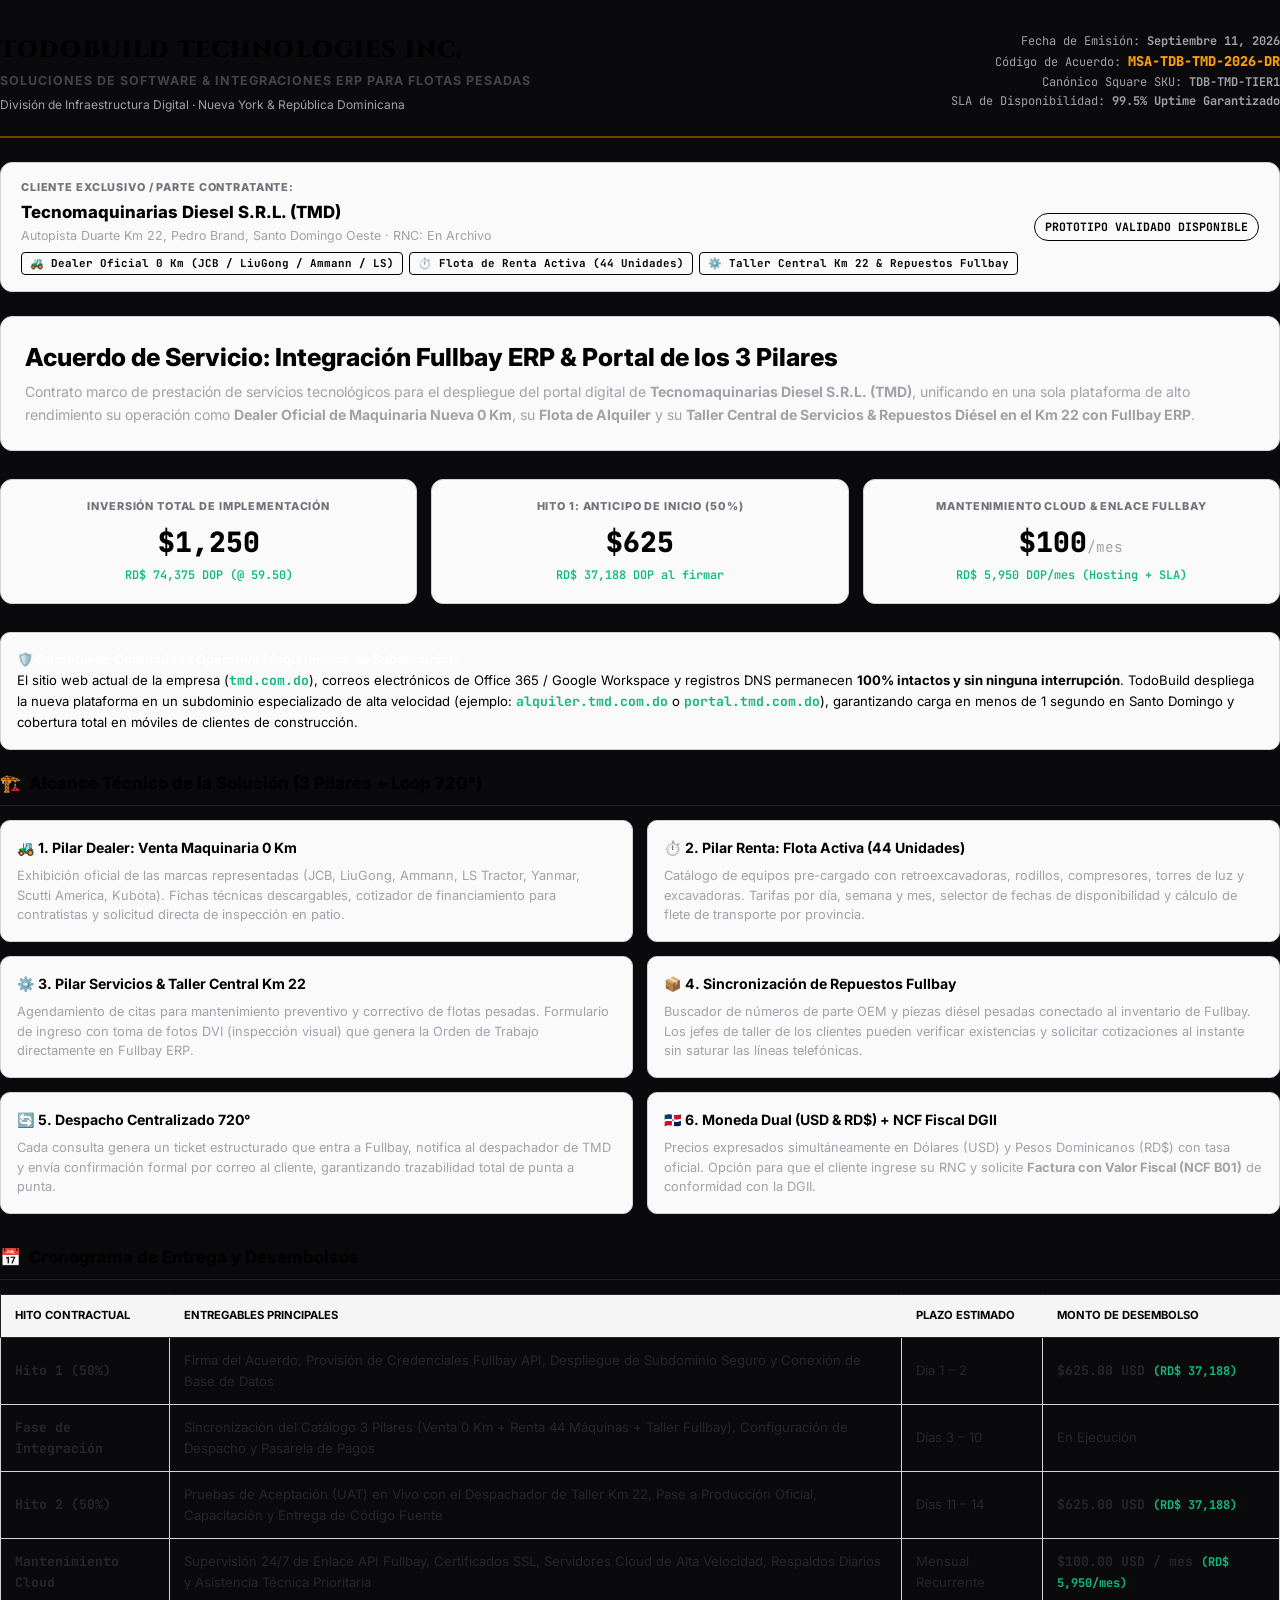
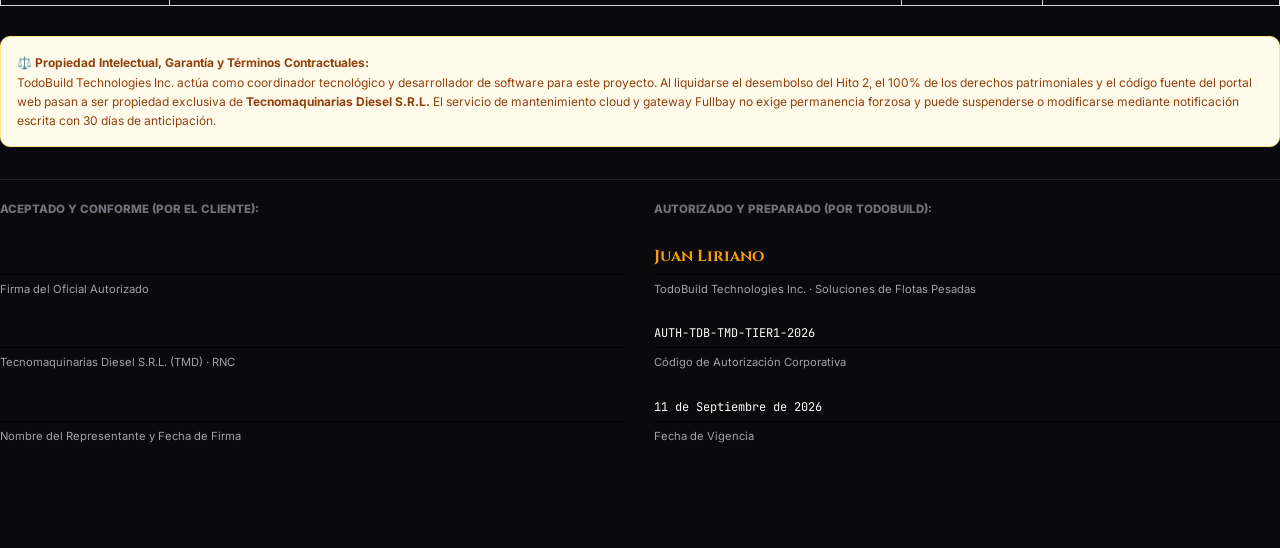
<file: fullbay-proposal-agreement.html>
<!DOCTYPE html>
<html lang="es">
<head>
  <meta charset="UTF-8" />
  <meta name="viewport" content="width=device-width, initial-scale=1.0" />
  <title>Acuerdo de Servicios Digitales — Tecnomaquinarias Diesel S.R.L. (TMD) | TodoBuild Technologies Inc.</title>
  <link rel="preconnect" href="https://fonts.googleapis.com">
  <link rel="preconnect" href="https://fonts.gstatic.com" crossorigin>
  <link href="https://fonts.googleapis.com/css2?family=Cinzel:wght@700;800;900&family=Inter:wght@400;500;600;700;800&family=JetBrains+Mono:wght@500;700;800&display=swap" rel="stylesheet">
  <style>
    :root {
      --bg: #0a0a0c;
      --surface: #141416;
      --surface2: #141416;
      --surface-card: #141416;
      --border: rgba(255, 255, 255, 0.1);
      --border-accent: rgba(245, 158, 11, 0.4);
      --accent: #f59e0b;
      --accent-glow: rgba(245, 158, 11, 0.15);
      --accent-green: #10b981;
      --accent-blue: #10b981;
      --accent-purple: #f59e0b;
      --text: #fafafa;
      --text-muted: #a1a1aa;
      --text-dim: #71717a;
    }
    * { box-sizing: border-box; margin: 0; padding: 0; }
    body {
      background: var(--bg);
      color: var(--text);
      font-family: 'Inter', -apple-system, sans-serif;
      line-height: 1.6;
      padding-bottom: 70px;
    }

    /* TOP STICKY BAR */
    .top-actions {
      position: sticky;
      top: 0;
      z-index: 100;
      background: rgba(7, 11, 20, 0.95);
      backdrop-filter: blur(16px);
      border-bottom: 1px solid var(--border);
      padding: 12px 24px;
      display: flex;
      align-items: center;
      justify-content: space-between;
      gap: 12px;
      flex-wrap: wrap;
    }
    .badge-scope {
      font-size: 0.72rem;
      font-family: 'JetBrains Mono', monospace;
      color: var(--accent);
      background: var(--accent-glow);
      border: 1px solid var(--border-accent);
      padding: 4px 10px;
      border-radius: 9999px;
      font-weight: 700;
      display: inline-flex;
      align-items: center;
      gap: 6px;
    }
    .btn-group { display: flex; align-items: center; gap: 8px; flex-wrap: wrap; }
    .btn {
      padding: 8px 16px;
      border-radius: 8px;
      font-size: 0.78rem;
      font-weight: 700;
      cursor: pointer;
      border: 1px solid var(--border);
      text-decoration: none;
      display: inline-flex;
      align-items: center;
      gap: 6px;
      transition: all 0.15s ease;
    }
    .btn-primary { background: var(--accent); color: #141416; border-color: var(--accent); }
    .btn-primary:hover { background: #fbbf24; }
    .btn-secondary { background: rgba(255,255,255,0.06); color: var(--text); }
    .btn-secondary:hover { background: rgba(255,255,255,0.14); border-color: var(--accent); }

    .doc-container {
      max-width: 960px;
      margin: 32px auto;
      background: var(--surface);
      border: 1px solid var(--border);
      border-radius: 16px;
      padding: 44px;
      box-shadow: 0 25px 50px -12px rgba(0, 0, 0, 0.7);
    }

    /* HEADER */
    .header-table {
      display: flex;
      justify-content: space-between;
      align-items: flex-start;
      border-bottom: 2px solid var(--border-accent);
      padding-bottom: 22px;
      margin-bottom: 24px;
      gap: 16px;
      flex-wrap: wrap;
    }
    .brand-title {
      font-family: 'Cinzel', serif;
      font-size: 1.45rem;
      font-weight: 900;
      letter-spacing: 0.05em;
      color: #fff;
    }
    .brand-sub {
      font-size: 0.78rem;
      color: var(--accent);
      text-transform: uppercase;
      letter-spacing: 0.08em;
      font-weight: 700;
      margin-top: 2px;
    }
    .meta-box {
      text-align: right;
      font-family: 'JetBrains Mono', monospace;
      font-size: 0.75rem;
      color: var(--text-muted);
      line-height: 1.6;
    }
    .meta-box .ref-num { color: var(--accent); font-weight: 800; font-size: 0.85rem; }

    /* CLIENT RECIPIENT CARD */
    .client-card {
      background: rgba(255, 255, 255, 0.02);
      border: 1px solid var(--border);
      border-radius: 12px;
      padding: 16px 20px;
      margin-bottom: 24px;
      display: flex;
      justify-content: space-between;
      align-items: center;
      gap: 16px;
      flex-wrap: wrap;
    }
    .client-name {
      font-size: 1.05rem;
      font-weight: 800;
      color: #fff;
    }
    .client-detail {
      font-size: 0.78rem;
      color: var(--text-muted);
    }
    .pillar-tags {
      display: flex;
      gap: 6px;
      flex-wrap: wrap;
      margin-top: 6px;
    }
    .ptag {
      font-size: 0.68rem;
      font-family: 'JetBrains Mono', monospace;
      padding: 2px 8px;
      border-radius: 4px;
      font-weight: 700;
    }
    .ptag-dealer { background: rgba(245, 158, 11, 0.15); color: var(--accent); border: 1px solid rgba(245, 158, 11, 0.3); }
    .ptag-rental { background: rgba(16, 185, 129, 0.15); color: var(--accent-green); border: 1px solid rgba(16, 185, 129, 0.3); }
    .ptag-parts { background: rgba(16, 185, 129, 0.15); color: var(--accent-green); border: 1px solid rgba(16, 185, 129, 0.3); }

    /* HERO SUMMARY */
    .hero-summary {
      background: linear-gradient(135deg, rgba(245, 158, 11, 0.12) 0%, rgba(16, 185, 129, 0.05) 100%);
      border: 1px solid var(--border-accent);
      border-radius: 12px;
      padding: 24px;
      margin-bottom: 28px;
    }
    .hero-summary h1 { font-size: 1.55rem; font-weight: 800; color: #fff; margin-bottom: 8px; line-height: 1.3; }
    .hero-summary p { color: var(--text-muted); font-size: 0.88rem; line-height: 1.6; }

    /* TIER SELECTOR CONTROLS */
    .tier-selector-wrap {
      background: var(--surface2);
      border: 1px solid var(--border);
      border-radius: 12px;
      padding: 18px;
      margin-bottom: 24px;
    }
    .tier-selector-header {
      display: flex;
      justify-content: space-between;
      align-items: center;
      margin-bottom: 12px;
      flex-wrap: wrap;
      gap: 10px;
    }
    .tier-selector-header h3 {
      font-size: 0.95rem;
      font-weight: 800;
      color: #fff;
      display: flex;
      align-items: center;
      gap: 8px;
    }
    .tier-tabs {
      display: grid;
      grid-template-columns: repeat(3, 1fr);
      gap: 8px;
    }
    @media (max-width: 768px) {
      .tier-tabs { grid-template-columns: 1fr; }
      .doc-container { padding: 20px; margin: 12px; }
    }
    .tier-tab {
      background: rgba(255, 255, 255, 0.03);
      border: 1px solid var(--border);
      border-radius: 8px;
      padding: 10px 14px;
      cursor: pointer;
      text-align: left;
      transition: all 0.2s;
    }
    .tier-tab:hover { background: rgba(255, 255, 255, 0.08); }
    .tier-tab.active {
      background: rgba(245, 158, 11, 0.12);
      border-color: var(--accent);
      box-shadow: 0 0 12px rgba(245, 158, 11, 0.2);
    }
    .tier-tab-title { font-size: 0.82rem; font-weight: 800; color: #fff; }
    .tier-tab-price { font-family: 'JetBrains Mono', monospace; font-size: 0.78rem; color: var(--accent); font-weight: 700; margin-top: 2px; }

    /* FINANCIAL PRICING CARDS */
    .pricing-cards {
      display: grid;
      grid-template-columns: repeat(3, 1fr);
      gap: 14px;
      margin: 20px 0 28px;
    }
    @media (max-width: 768px) { .pricing-cards { grid-template-columns: 1fr; } }
    .price-card {
      background: var(--surface-card);
      border: 1px solid var(--border);
      border-radius: 12px;
      padding: 18px;
      text-align: center;
      transition: all 0.2s;
    }
    .price-card.featured {
      border-color: var(--accent);
      background: rgba(245, 158, 11, 0.08);
      box-shadow: 0 0 18px rgba(245, 158, 11, 0.15);
    }
    .price-card .label {
      font-size: 0.68rem;
      font-weight: 800;
      text-transform: uppercase;
      letter-spacing: 0.08em;
      color: var(--text-dim);
      margin-bottom: 4px;
    }
    .price-card .amount {
      font-family: 'JetBrains Mono', monospace;
      font-size: 1.75rem;
      font-weight: 900;
      color: #fff;
      margin-bottom: 2px;
    }
    .price-card .amount.gold { color: var(--accent); }
    .price-card .sub {
      font-size: 0.74rem;
      color: var(--accent-green);
      font-family: 'JetBrains Mono', monospace;
      font-weight: 600;
    }

    /* SECTION BLOCKS */
    .section-block { margin-bottom: 30px; }
    .section-title {
      font-size: 1.05rem;
      font-weight: 800;
      color: #fff;
      border-bottom: 1px solid var(--border);
      padding-bottom: 8px;
      margin-bottom: 14px;
      display: flex;
      align-items: center;
      gap: 8px;
    }
    .scope-grid {
      display: grid;
      grid-template-columns: 1fr 1fr;
      gap: 14px;
    }
    @media (max-width: 640px) { .scope-grid { grid-template-columns: 1fr; } }
    .scope-item {
      background: rgba(255,255,255,0.02);
      border: 1px solid var(--border);
      border-radius: 10px;
      padding: 16px;
    }
    .scope-item h4 {
      font-size: 0.88rem;
      font-weight: 700;
      color: var(--accent);
      margin-bottom: 6px;
      display: flex;
      align-items: center;
      gap: 6px;
    }
    .scope-item p { font-size: 0.8rem; color: var(--text-muted); line-height: 1.55; }

    /* MILESTONES TABLE */
    .milestone-table {
      width: 100%;
      border-collapse: collapse;
      margin-top: 10px;
      font-size: 0.82rem;
    }
    .milestone-table th, .milestone-table td {
      padding: 12px 14px;
      border: 1px solid var(--border);
      text-align: left;
    }
    .milestone-table th {
      background: var(--surface2);
      color: var(--text);
      font-size: 0.7rem;
      text-transform: uppercase;
      font-weight: 700;
    }
    .milestone-table td { color: var(--text-muted); }
    .milestone-table td.highlight {
      font-family: 'JetBrains Mono', monospace;
      font-weight: 700;
      color: #fff;
    }

    /* CALLOUT BOXES */
    .subdomain-callout {
      background: rgba(245, 158, 11, 0.05);
      border: 1px solid rgba(245, 158, 11, 0.25);
      border-radius: 10px;
      padding: 16px;
      font-size: 0.82rem;
      color: var(--text-muted);
      line-height: 1.6;
      margin-bottom: 20px;
    }
    .subdomain-callout code {
      color: var(--accent-blue);
      font-family: 'JetBrains Mono', monospace;
      font-weight: 700;
    }

    .legal-notice {
      background: rgba(245, 158, 11, 0.05);
      border: 1px solid rgba(245, 158, 11, 0.25);
      border-radius: 10px;
      padding: 16px;
      font-size: 0.75rem;
      color: var(--text-muted);
      line-height: 1.6;
      margin: 20px 0;
    }

    /* SIGNATURE BLOCK */
    .sig-block {
      display: grid;
      grid-template-columns: 1fr 1fr;
      gap: 28px;
      margin-top: 32px;
      padding-top: 20px;
      border-top: 1px solid var(--border);
    }
    @media (max-width: 640px) { .sig-block { grid-template-columns: 1fr; } }
    .sig-col h5 {
      font-size: 0.72rem;
      text-transform: uppercase;
      font-weight: 800;
      color: var(--text-dim);
      margin-bottom: 20px;
    }
    .sig-line {
      border-bottom: 1px dashed var(--text-dim);
      height: 36px;
      margin-bottom: 6px;
    }
    .sig-meta { font-size: 0.7rem; color: var(--text-muted); }

    /* PRINT STYLES */
    @page {
      size: letter portrait;
      margin: 10mm 12mm;
    }

    /* ═══════════════════════════════════════════
       PRINT LAYOUT — 8.5x11 US LETTER CLEAN OUTPUT
       ═══════════════════════════════════════════ */
    @page {
      size: letter portrait;
      margin: 14mm 16mm 14mm 16mm;
    }
    @media print {
      /* Force color rendering */
      *, *::before, *::after {
        -webkit-print-color-adjust: exact !important;
        print-color-adjust: exact !important;
      }
      
      /* Hide interactive / UI-only elements */
      .top-actions, .btn-group, .btn, .no-print { display: none !important; }
      
      /* Body: clean white paper */
      body {
        background: #ffffff !important;
        color: #141416 !important;
        font-size: 8.5pt !important;
        line-height: 1.45 !important;
        padding-bottom: 0 !important;
      }

      /* Document container: flush to paper edges */
      .doc-container {
        max-width: 100% !important;
        margin: 0 !important;
        padding: 16px !important;
        background: #ffffff !important;
        border: none !important;
        border-radius: 0 !important;
        box-shadow: none !important;
      }

      /* All dark backgrounds become white */
      [class*="surface"], [class*="card"],
      .hero-summary, .tier-selector-wrap,
      .tier-tab, .scope-item, .warning-box,
      .price-card, .section-block,
      .client-card, .signature-block, .timeline-row {
        background: #ffffff !important;
        border: 1px solid #d4d4d8 !important;
        color: #141416 !important;
        box-shadow: none !important;
      }

      /* All white text becomes dark */
      h1, h2, h3, h4, h5, h6,
      .brand-title, .section-title, .hero-summary h1,
      .client-name, .tier-tab-title, .price-card .amount {
        color: #141416 !important;
        font-weight: 800 !important;
      }

      p, span, li, td, th, .client-detail, .hero-summary p {
        color: #27272a !important;
      }
      
      /* Accent amber stays amber (readable on white) */
      .brand-sub, .badge-scope, .ref-num, .meta-box .ref-num,
      .tier-tab-price, .price-card .amount.gold {
        color: #d97706 !important;
      }
      
      /* Emerald accents stay readable */
      .text-emerald, [style*="color: var(--accent-green)"],
      [style*="color:#10b981"] { color: #047857 !important; }
      
      /* Borders */
      .header-table { border-bottom: 2px solid #d97706 !important; }
      .section-title { border-bottom: 1px solid #e5e5e5 !important; }
      
      /* Tag pills: legible on white */
      .ptag-dealer { background: #fef3c7 !important; color: #92400e !important; border-color: #fde68a !important; }
      .ptag-rental { background: #d1fae5 !important; color: #065f46 !important; border-color: #a7f3d0 !important; }
      .ptag-parts { background: #d1fae5 !important; color: #065f46 !important; border-color: #a7f3d0 !important; }
      
      /* Tables */
      table { border-collapse: collapse !important; width: 100% !important; }
      th { background: #fafafa !important; color: #141416 !important; border: 1px solid #d4d4d8 !important; font-size: 7.5pt !important; }
      td { border: 1px solid #e5e5e5 !important; font-size: 7.8pt !important; color: #27272a !important; }
      tr { page-break-inside: avoid !important; break-inside: avoid !important; }
      thead { display: table-header-group !important; }
      
      /* Prevent section breaks mid-content */
      .section-block { page-break-inside: avoid !important; break-inside: avoid !important; margin-bottom: 16px !important; }
      .scope-grid { page-break-inside: avoid !important; }
      
      /* Force page break before major sections */
      .print-page-break { page-break-before: always !important; break-before: page !important; }
      
      /* Signature block: always stays together */
      .signature-block, .sig-field { page-break-inside: avoid !important; }
      
      /* Warning boxes: subtle yellow on print */
      .warning-box { background: #fffbeb !important; border-color: #fde68a !important; color: #78350f !important; }
      
      /* Tier tabs: clean grid on print */
      .tier-tabs { display: grid !important; grid-template-columns: repeat(3,1fr) !important; }
      
      /* Price cards grid */
      .pricing-cards { display: grid !important; grid-template-columns: repeat(3,1fr) !important; }
      .price-card.featured { border: 2px solid #d97706 !important; }
    }
      .top-actions, .btn-group, .tier-selector-wrap { display: none !important; }
      .doc-container {
        border: none !important;
        box-shadow: none !important;
        padding: 0 !important;
        max-width: 100% !important;
        background: transparent !important;
      }
      .brand-title, .hero-summary h1, .section-title, .price-card .amount, .scope-item h4, .client-name { color: #000 !important; }
      .brand-sub { color: #444 !important; }
      .price-card, .scope-item, .hero-summary, .client-card, .subdomain-callout {
        background: #fafafa !important;
        border: 1px solid #d4d4d8 !important;
        color: #000 !important;
        box-shadow: none !important;
      }
      .milestone-table th { background: #f5f5f5 !important; color: #000 !important; }
      .milestone-table td { color: #27272a !important; border: 1px solid #d4d4d8 !important; }
      .legal-notice { background: #fffbeb !important; border: 1px solid #fde68a !important; color: #92400e !important; }
      .badge-scope, .ptag { border: 1px solid #000 !important; color: #000 !important; background: transparent !important; }
      .sig-line { border-bottom: 1px solid #000 !important; }
      .page-break { page-break-before: always; }
    }
  </style>
</head>
<body>

  <!-- TOP ACTION BAR -->
  <div class="top-actions">
    <div style="display:flex; align-items:center; gap:10px;">
      <span class="badge-scope">📄 MASTER SERVICES AGREEMENT (MSA)</span>
      <span style="font-size:0.75rem; color:var(--text-muted);">REF: <strong>MSA-TDB-TMD-2026-DR</strong></span>
    </div>
    <div class="btn-group">
      <a href="tmd-master-3tiers-and-fullbay-720-dossier.html" class="btn btn-secondary">
        ← Volver al Dossier Ejecutivo
      </a>
      <button class="btn btn-primary" onclick="window.print()">
        🖨️ Imprimir / Guardar en PDF
      </button>
    </div>
  </div>

  <div class="doc-container">
    <!-- Header -->
    <div class="header-table">
      <div>
        <div class="brand-title"><a href="https://todobuild.store" target="_blank" style="color:inherit; text-decoration:none;">TODOBUILD TECHNOLOGIES INC.</a></div>
        <div class="brand-sub">Soluciones de Software &amp; Integraciones ERP para Flotas Pesadas</div>
        <div style="font-size:0.75rem; color:var(--text-muted); margin-top:4px;">
          División de Infraestructura Digital · Nueva York &amp; República Dominicana
        </div>
      </div>
      <div class="meta-box">
        <div>Fecha de Emisión: <strong>Septiembre 11, 2026</strong></div>
        <div>Código de Acuerdo: <span class="ref-num">MSA-TDB-TMD-2026-DR</span></div>
        <div>Canónico Square SKU: <strong id="metaSku">TDB-TMD-TIER1</strong></div>
        <div>SLA de Disponibilidad: <strong>99.5% Uptime Garantizado</strong></div>
      </div>
    </div>

    <!-- Client Card -->
    <div class="client-card">
      <div>
        <div style="font-size:0.68rem; text-transform:uppercase; letter-spacing:0.08em; color:var(--text-dim); font-weight:800; margin-bottom:2px;">
          Cliente Exclusivo / Parte Contratante:
        </div>
        <div class="client-name">Tecnomaquinarias Diesel S.R.L. (TMD)</div>
        <div class="client-detail">Autopista Duarte Km 22, Pedro Brand, Santo Domingo Oeste · RNC: En Archivo</div>
        <div class="pillar-tags">
          <span class="ptag ptag-dealer">🚜 Dealer Oficial 0 Km (JCB / LiuGong / Ammann / LS)</span>
          <span class="ptag ptag-rental">⏱️ Flota de Renta Activa (44 Unidades)</span>
          <span class="ptag ptag-parts">⚙️ Taller Central Km 22 &amp; Repuestos Fullbay</span>
        </div>
      </div>
      <div style="text-align:right;">
        <span class="badge-scope" style="border-color:var(--accent-green); color:var(--accent-green); background:rgba(16,185,129,0.1);">
          PROTOTIPO VALIDADO DISPONIBLE
        </span>
      </div>
    </div>

    <!-- Hero / Scope Summary -->
    <div class="hero-summary">
      <h1 id="heroTitle">Acuerdo de Servicio: Integración Fullbay ERP &amp; Portal de los 3 Pilares</h1>
      <p>
        Contrato marco de prestación de servicios tecnológicos para el despliegue del portal digital de <strong>Tecnomaquinarias Diesel S.R.L. (TMD)</strong>, unificando en una sola plataforma de alto rendimiento su operación como <strong>Dealer Oficial de Maquinaria Nueva 0 Km</strong>, su <strong>Flota de Alquiler</strong> y su <strong>Taller Central de Servicios &amp; Repuestos Diésel en el Km 22 con Fullbay ERP</strong>.
      </p>
    </div>

    <!-- INTERACTIVE TIER SELECTOR -->
    <div class="tier-selector-wrap">
      <div class="tier-selector-header">
        <h3><span>⚡</span> Seleccione el Nivel de Implementación Acordado:</h3>
        <span style="font-size:0.75rem; color:var(--text-muted); font-family:'JetBrains Mono';">Haga clic para actualizar los montos del contrato</span>
      </div>
      <div class="tier-tabs">
        <div class="tier-tab active" id="tabTier1" onclick="selectTier(1)">
          <div class="tier-tab-title">Nivel 1: Esencial 3 Pilares</div>
          <div class="tier-tab-price">$1,250 Setup · $100/mes</div>
          <div style="font-size:0.7rem; color:var(--text-muted); margin-top:2px;">Dealer + Renta + Fullbay Web</div>
        </div>
        <div class="tier-tab" id="tabTier2" onclick="selectTier(2)">
          <div class="tier-tab-title">Nivel 2: Ecosistema 720° (Recomendado)</div>
          <div class="tier-tab-price">$2,850 Setup · $250/mes</div>
          <div style="font-size:0.7rem; color:var(--text-muted); margin-top:2px;">Loop Completo + Portal B2B Clientes</div>
        </div>
        <div class="tier-tab" id="tabTier3" onclick="selectTier(3)">
          <div class="tier-tab-title">Nivel 3: Enterprise Autómata</div>
          <div class="tier-tab-price">$5,800 Setup · $450/mes</div>
          <div style="font-size:0.7rem; color:var(--text-muted); margin-top:2px;">Samsara Telematics + Auto-Despacho</div>
        </div>
      </div>
    </div>

    <!-- Commercial Financial Terms (Dynamic) -->
    <div class="pricing-cards">
      <div class="price-card featured">
        <div class="label">Inversión Total de Implementación</div>
        <div class="amount gold" id="cardTotal">$1,250</div>
        <div class="sub" id="cardTotalDop">RD$ 74,375 DOP (@ 59.50)</div>
      </div>
      <div class="price-card">
        <div class="label">Hito 1: Anticipo de Inicio (50%)</div>
        <div class="amount" id="cardDeposit">$625</div>
        <div class="sub" id="cardDepositDop">RD$ 37,188 DOP al firmar</div>
      </div>
      <div class="price-card">
        <div class="label">Mantenimiento Cloud &amp; Enlace Fullbay</div>
        <div class="amount" id="cardRetainer">$100<span style="font-size:0.9rem; font-weight:normal; color:var(--text-muted);">/mes</span></div>
        <div class="sub" id="cardRetainerDop">RD$ 5,950 DOP/mes (Hosting + SLA)</div>
      </div>
    </div>

    <!-- ZERO-DOWNTIME SUBDOMAIN ARCHITECTURE -->
    <div class="subdomain-callout">
      <strong style="color:#fff;">🛡️ Garantía de Continuidad Operativa (Arquitectura de Subdominio):</strong><br />
      El sitio web actual de la empresa (<code>tmd.com.do</code>), correos electrónicos de Office 365 / Google Workspace y registros DNS permanecen <strong>100% intactos y sin ninguna interrupción</strong>. TodoBuild despliega la nueva plataforma en un subdominio especializado de alta velocidad (ejemplo: <code>alquiler.tmd.com.do</code> o <code>portal.tmd.com.do</code>), garantizando carga en menos de 1 segundo en Santo Domingo y cobertura total en móviles de clientes de construcción.
    </div>

    <!-- ALCANCE DETALLADO: LOS 3 PILARES Y EL LOOP 720° -->
    <div class="section-block">
      <div class="section-title">
        <span>🏗️</span> Alcance Técnico de la Solución (3 Pilares + Loop 720°)
      </div>

      <div class="scope-grid">
        <div class="scope-item">
          <h4>🚜 1. Pilar Dealer: Venta Maquinaria 0 Km</h4>
          <p>Exhibición oficial de las marcas representadas (JCB, LiuGong, Ammann, LS Tractor, Yanmar, Scutti America, Kubota). Fichas técnicas descargables, cotizador de financiamiento para contratistas y solicitud directa de inspección en patio.</p>
        </div>
        <div class="scope-item">
          <h4>⏱️ 2. Pilar Renta: Flota Activa (44 Unidades)</h4>
          <p>Catálogo de equipos pre-cargado con retroexcavadoras, rodillos, compresores, torres de luz y excavadoras. Tarifas por día, semana y mes, selector de fechas de disponibilidad y cálculo de flete de transporte por provincia.</p>
        </div>
        <div class="scope-item">
          <h4>⚙️ 3. Pilar Servicios &amp; Taller Central Km 22</h4>
          <p>Agendamiento de citas para mantenimiento preventivo y correctivo de flotas pesadas. Formulario de ingreso con toma de fotos DVI (inspección visual) que genera la Orden de Trabajo directamente en Fullbay ERP.</p>
        </div>
        <div class="scope-item">
          <h4>📦 4. Sincronización de Repuestos Fullbay</h4>
          <p>Buscador de números de parte OEM y piezas diésel pesadas conectado al inventario de Fullbay. Los jefes de taller de los clientes pueden verificar existencias y solicitar cotizaciones al instante sin saturar las líneas telefónicas.</p>
        </div>
        <div class="scope-item">
          <h4>🔄 5. Despacho Centralizado 720°</h4>
          <p>Cada consulta genera un ticket estructurado que entra a Fullbay, notifica al despachador de TMD y envía confirmación formal por correo al cliente, garantizando trazabilidad total de punta a punta.</p>
        </div>
        <div class="scope-item">
          <h4>🇩🇴 6. Moneda Dual (USD &amp; RD$) + NCF Fiscal DGII</h4>
          <p>Precios expresados simultáneamente en Dólares (USD) y Pesos Dominicanos (RD$) con tasa oficial. Opción para que el cliente ingrese su RNC y solicite <strong>Factura con Valor Fiscal (NCF B01)</strong> de conformidad con la DGII.</p>
        </div>
      </div>
    </div>

    <!-- CALENDARIO DE ENTREGAS Y DESEMBOLSOS -->
    <div class="section-block">
      <div class="section-title">
        <span>📅</span> Cronograma de Entrega y Desembolsos
      </div>
      <table class="milestone-table">
        <thead>
          <tr>
            <th>Hito Contractual</th>
            <th>Entregables Principales</th>
            <th>Plazo Estimado</th>
            <th>Monto de Desembolso</th>
          </tr>
        </thead>
        <tbody id="milestoneRows">
          <tr>
            <td class="highlight">Hito 1 (50%)</td>
            <td>Firma del Acuerdo, Provisión de Credenciales Fullbay API, Despliegue de Subdominio Seguro y Conexión de Base de Datos</td>
            <td>Día 1 – 2</td>
            <td class="highlight" id="rowH1">$625.00 USD <span style="font-size:0.75rem; color:var(--accent-green);">(RD$ 37,188)</span></td>
          </tr>
          <tr>
            <td class="highlight">Fase de Integración</td>
            <td>Sincronización del Catálogo 3 Pilares (Venta 0 Km + Renta 44 Máquinas + Taller Fullbay), Configuración de Despacho y Pasarela de Pagos</td>
            <td>Días 3 – 10</td>
            <td>En Ejecución</td>
          </tr>
          <tr>
            <td class="highlight">Hito 2 (50%)</td>
            <td>Pruebas de Aceptación (UAT) en Vivo con el Despachador de Taller Km 22, Pase a Producción Oficial, Capacitación y Entrega de Código Fuente</td>
            <td>Días 11 – 14</td>
            <td class="highlight" id="rowH2">$625.00 USD <span style="font-size:0.75rem; color:var(--accent-green);">(RD$ 37,188)</span></td>
          </tr>
          <tr>
            <td class="highlight">Mantenimiento Cloud</td>
            <td>Supervisión 24/7 de Enlace API Fullbay, Certificados SSL, Servidores Cloud de Alta Velocidad, Respaldos Diarios y Asistencia Técnica Prioritaria</td>
            <td>Mensual Recurrente</td>
            <td class="highlight" id="rowRetainer">$100.00 USD / mes <span style="font-size:0.75rem; color:var(--accent-green);">(RD$ 5,950/mes)</span></td>
          </tr>
        </tbody>
      </table>
    </div>

    <!-- PROPIEDAD INTELECTUAL Y CUMPLIMIENTO -->
    <div class="legal-notice">
      <strong>⚖️ Propiedad Intelectual, Garantía y Términos Contractuales:</strong><br />
      TodoBuild Technologies Inc. actúa como coordinador tecnológico y desarrollador de software para este proyecto. Al liquidarse el desembolso del Hito 2, el 100% de los derechos patrimoniales y el código fuente del portal web pasan a ser propiedad exclusiva de <strong>Tecnomaquinarias Diesel S.R.L.</strong> El servicio de mantenimiento cloud y gateway Fullbay no exige permanencia forzosa y puede suspenderse o modificarse mediante notificación escrita con 30 días de anticipación.
    </div>

    <!-- BLOQUE DE FIRMAS -->
    <div class="sig-block">
      <div class="sig-col">
        <h5>Aceptado y Conforme (Por el Cliente):</h5>
        <div class="sig-line"></div>
        <div class="sig-meta">Firma del Oficial Autorizado</div>
        <div class="sig-line" style="margin-top:14px;"></div>
        <div class="sig-meta">Tecnomaquinarias Diesel S.R.L. (TMD) · RNC</div>
        <div class="sig-line" style="margin-top:14px;"></div>
        <div class="sig-meta">Nombre del Representante y Fecha de Firma</div>
      </div>
      <div class="sig-col">
        <h5>Autorizado y Preparado (Por TodoBuild):</h5>
        <div class="sig-line" style="display:flex; align-items:flex-end; font-family:'Cinzel'; color:var(--accent); font-weight:bold; padding-bottom:4px;">
          Juan Liriano
        </div>
        <div class="sig-meta">TodoBuild Technologies Inc. · Soluciones de Flotas Pesadas</div>
        <div class="sig-line" style="margin-top:14px; display:flex; align-items:flex-end; font-family:'JetBrains Mono'; font-size:0.75rem; padding-bottom:4px;" id="sigAuthCode">
          AUTH-TDB-TMD-TIER1-2026
        </div>
        <div class="sig-meta">Código de Autorización Corporativa</div>
        <div class="sig-line" style="margin-top:14px; display:flex; align-items:flex-end; font-family:'JetBrains Mono'; font-size:0.75rem; padding-bottom:4px;">
          11 de Septiembre de 2026
        </div>
        <div class="sig-meta">Fecha de Vigencia</div>
      </div>
    </div>
  </div>

  <script>
    const TIER_DATA = {
      1: {
        name: 'Nivel 1: Esencial 3 Pilares',
        sku: 'TDB-TMD-TIER1',
        totalUsd: 1250,
        totalDop: 74375,
        h1Usd: 625,
        h1Dop: 37188,
        h2Usd: 625,
        h2Dop: 37188,
        retainerUsd: 100,
        retainerDop: 5950,
        days: '10 a 14 Días Laborables'
      },
      2: {
        name: 'Nivel 2: Ecosistema 720° (Recomendado)',
        sku: 'TDB-TMD-TIER2-720',
        totalUsd: 2850,
        totalDop: 169575,
        h1Usd: 1425,
        h1Dop: 84788,
        h2Usd: 1425,
        h2Dop: 84788,
        retainerUsd: 250,
        retainerDop: 14875,
        days: '14 a 21 Días Laborables'
      },
      3: {
        name: 'Nivel 3: Enterprise Autómata',
        sku: 'TDB-TMD-TIER3-ENT',
        totalUsd: 5800,
        totalDop: 345100,
        h1Usd: 2900,
        h1Dop: 172550,
        h2Usd: 2900,
        h2Dop: 172550,
        retainerUsd: 450,
        retainerDop: 26775,
        days: '21 a 30 Días Laborables'
      }
    };

    let currentTier = 1;

    function selectTier(tierNum) {
      currentTier = tierNum;
      document.querySelectorAll('.tier-tab').forEach(t => t.classList.remove('active'));
      const activeTab = document.getElementById('tabTier' + tierNum);
      if (activeTab) activeTab.classList.add('active');

      const data = TIER_DATA[tierNum];
      document.getElementById('metaSku').innerText = data.sku;
      document.getElementById('sigAuthCode').innerText = 'AUTH-TDB-TMD-' + data.sku + '-2026';

      document.getElementById('cardTotal').innerText = '$' + data.totalUsd.toLocaleString();
      document.getElementById('cardTotalDop').innerText = 'RD$ ' + data.totalDop.toLocaleString() + ' DOP (@ 59.50)';

      document.getElementById('cardDeposit').innerText = '$' + data.h1Usd.toLocaleString();
      document.getElementById('cardDepositDop').innerText = 'RD$ ' + data.h1Dop.toLocaleString() + ' DOP al firmar';

      document.getElementById('cardRetainer').innerHTML = '$' + data.retainerUsd + '<span style="font-size:0.9rem; font-weight:normal; color:var(--text-muted);">/mes</span>';
      document.getElementById('cardRetainerDop').innerText = 'RD$ ' + data.retainerDop.toLocaleString() + ' DOP/mes (Hosting + SLA)';

      document.getElementById('rowH1').innerHTML = '$' + data.h1Usd.toLocaleString() + '.00 USD <span style="font-size:0.75rem; color:var(--accent-green);">(RD$ ' + data.h1Dop.toLocaleString() + ')</span>';
      document.getElementById('rowH2').innerHTML = '$' + data.h2Usd.toLocaleString() + '.00 USD <span style="font-size:0.75rem; color:var(--accent-green);">(RD$ ' + data.h2Dop.toLocaleString() + ')</span>';
      document.getElementById('rowRetainer').innerHTML = '$' + data.retainerUsd + '.00 USD / mes <span style="font-size:0.75rem; color:var(--accent-green);">(RD$ ' + data.retainerDop.toLocaleString() + '/mes)</span>';
    }
  </script>

<script>
window.print = function() {
  alert('Impresión deshabilitada por motivos de confidencialidad y derechos de autor TMD.');
  return false;
};
window.addEventListener('keydown', function(e) {
  if ((e.ctrlKey || e.metaKey) && (e.key === 'p' || e.key === 'P')) {
    e.preventDefault();
    e.stopPropagation();
    alert('Impresión deshabilitada por motivos de confidencialidad y derechos de autor TMD.');
    return false;
  }
}, true);
</script>

</body>
</html>
</file>
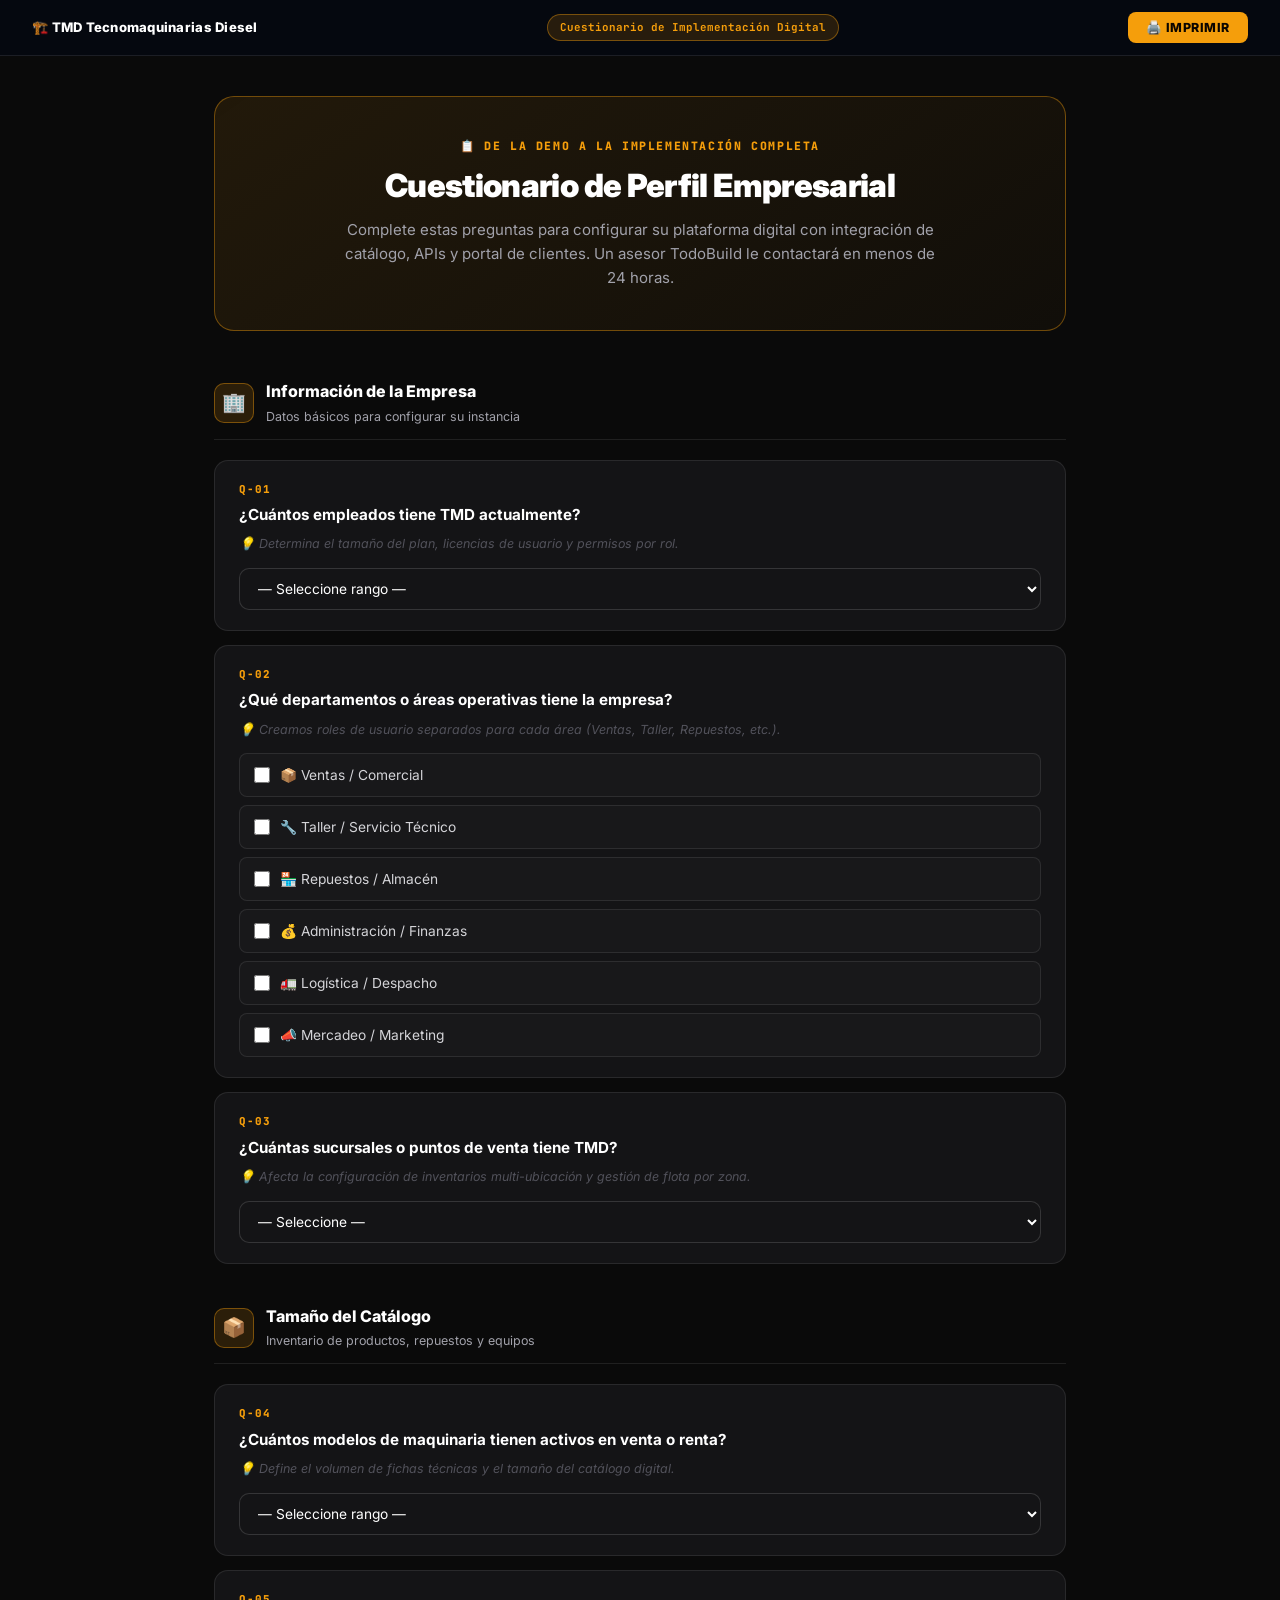
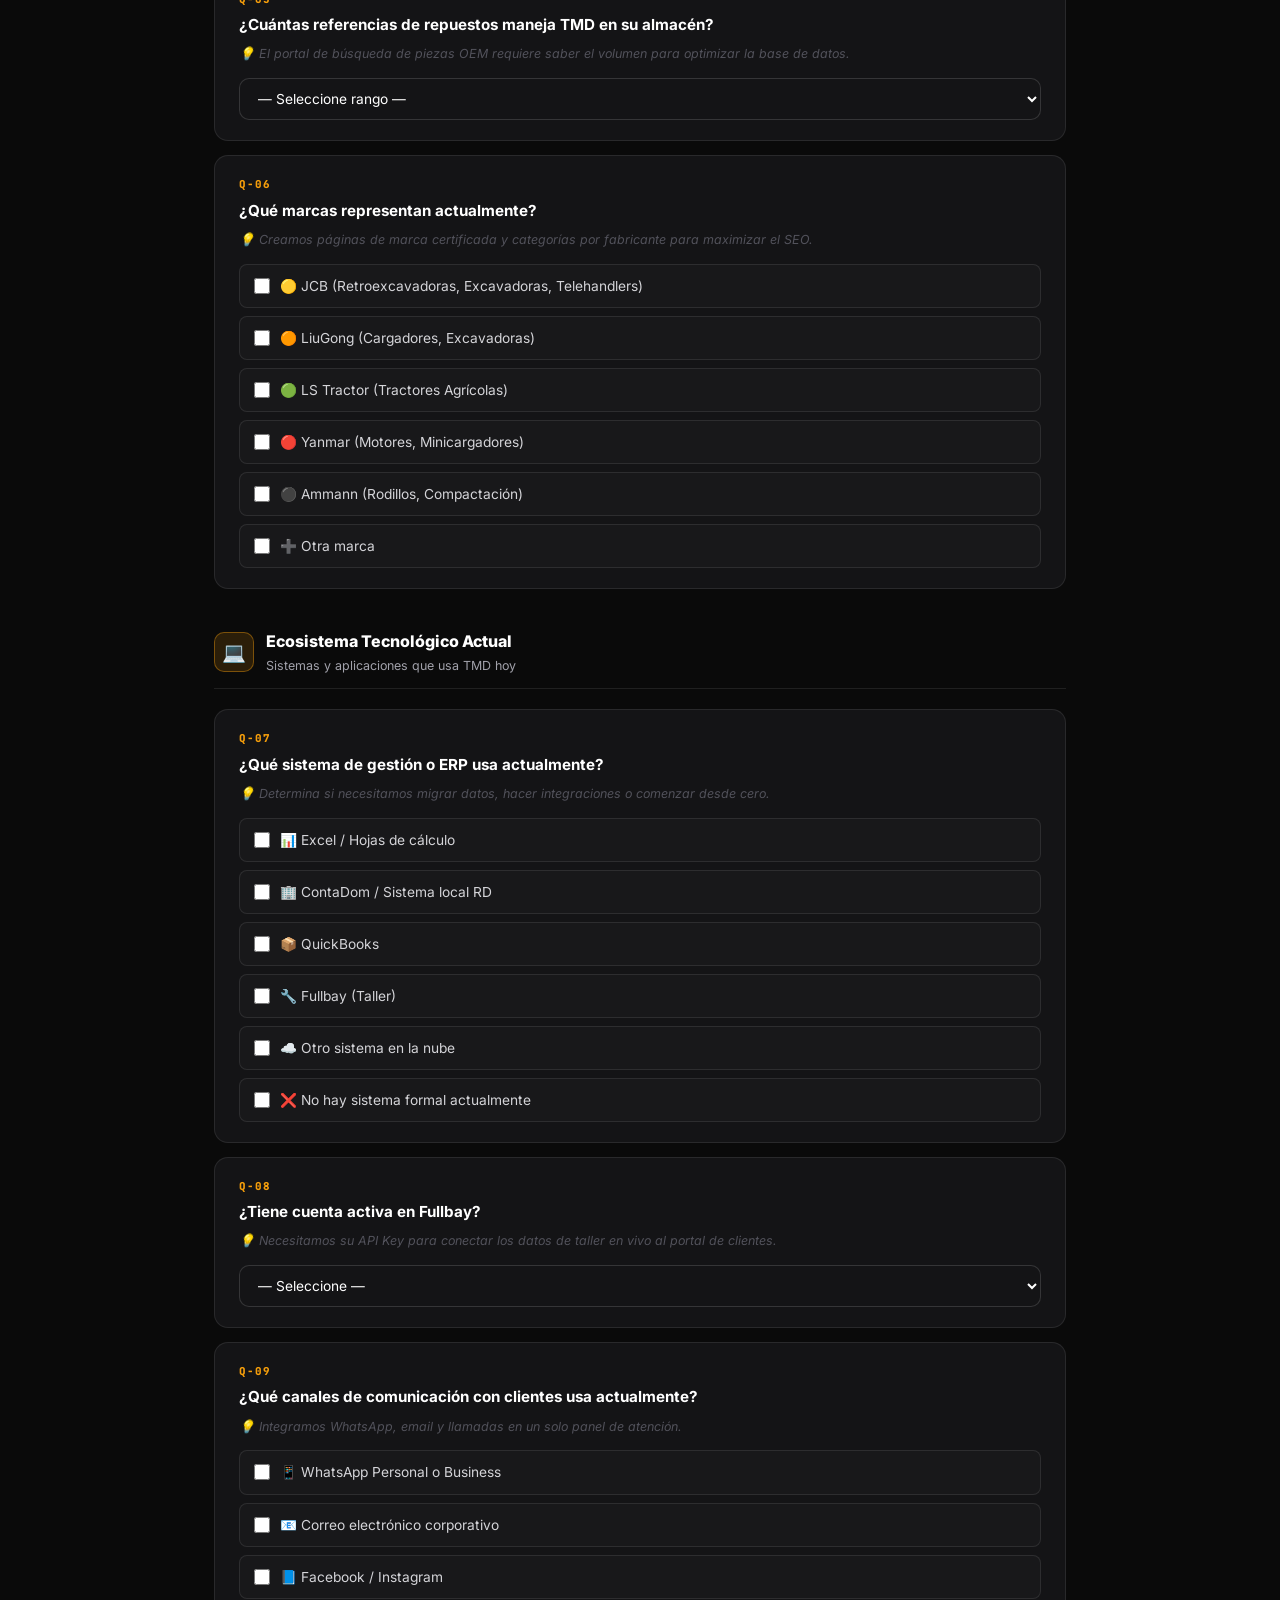
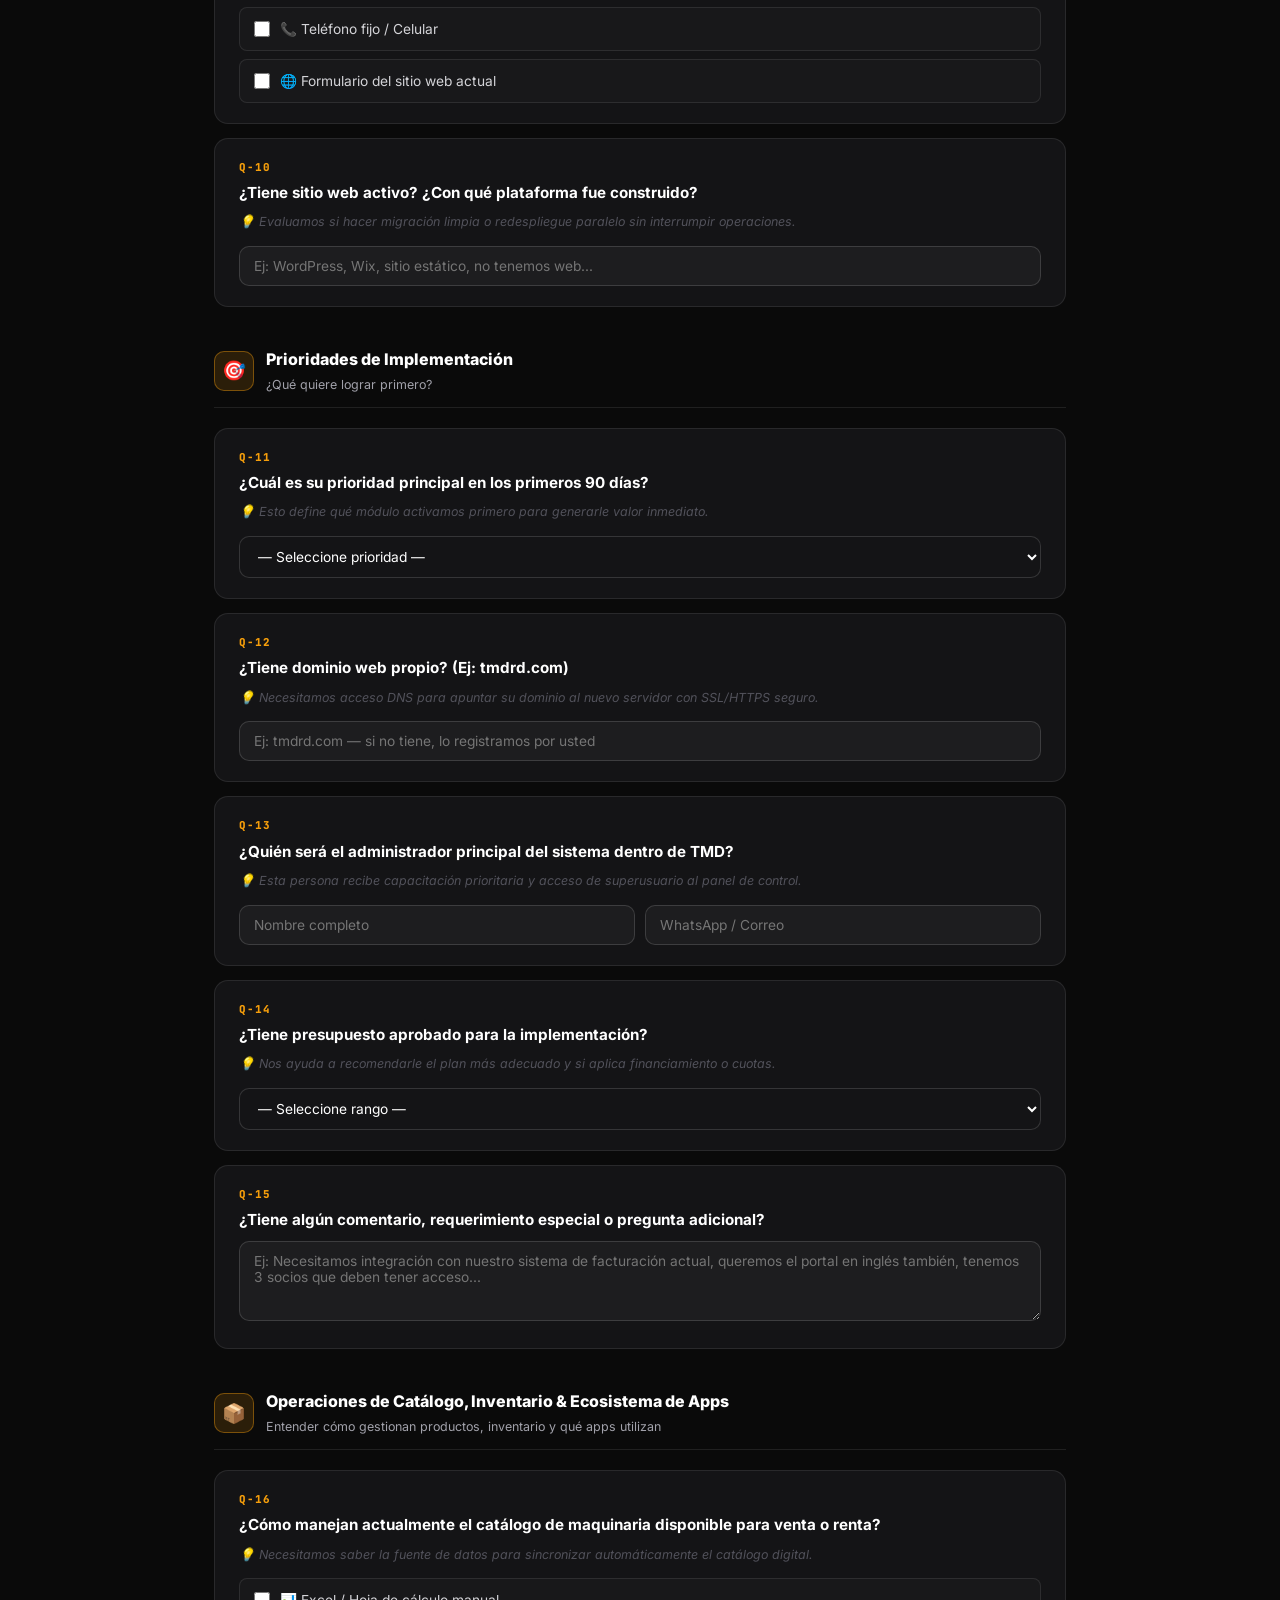
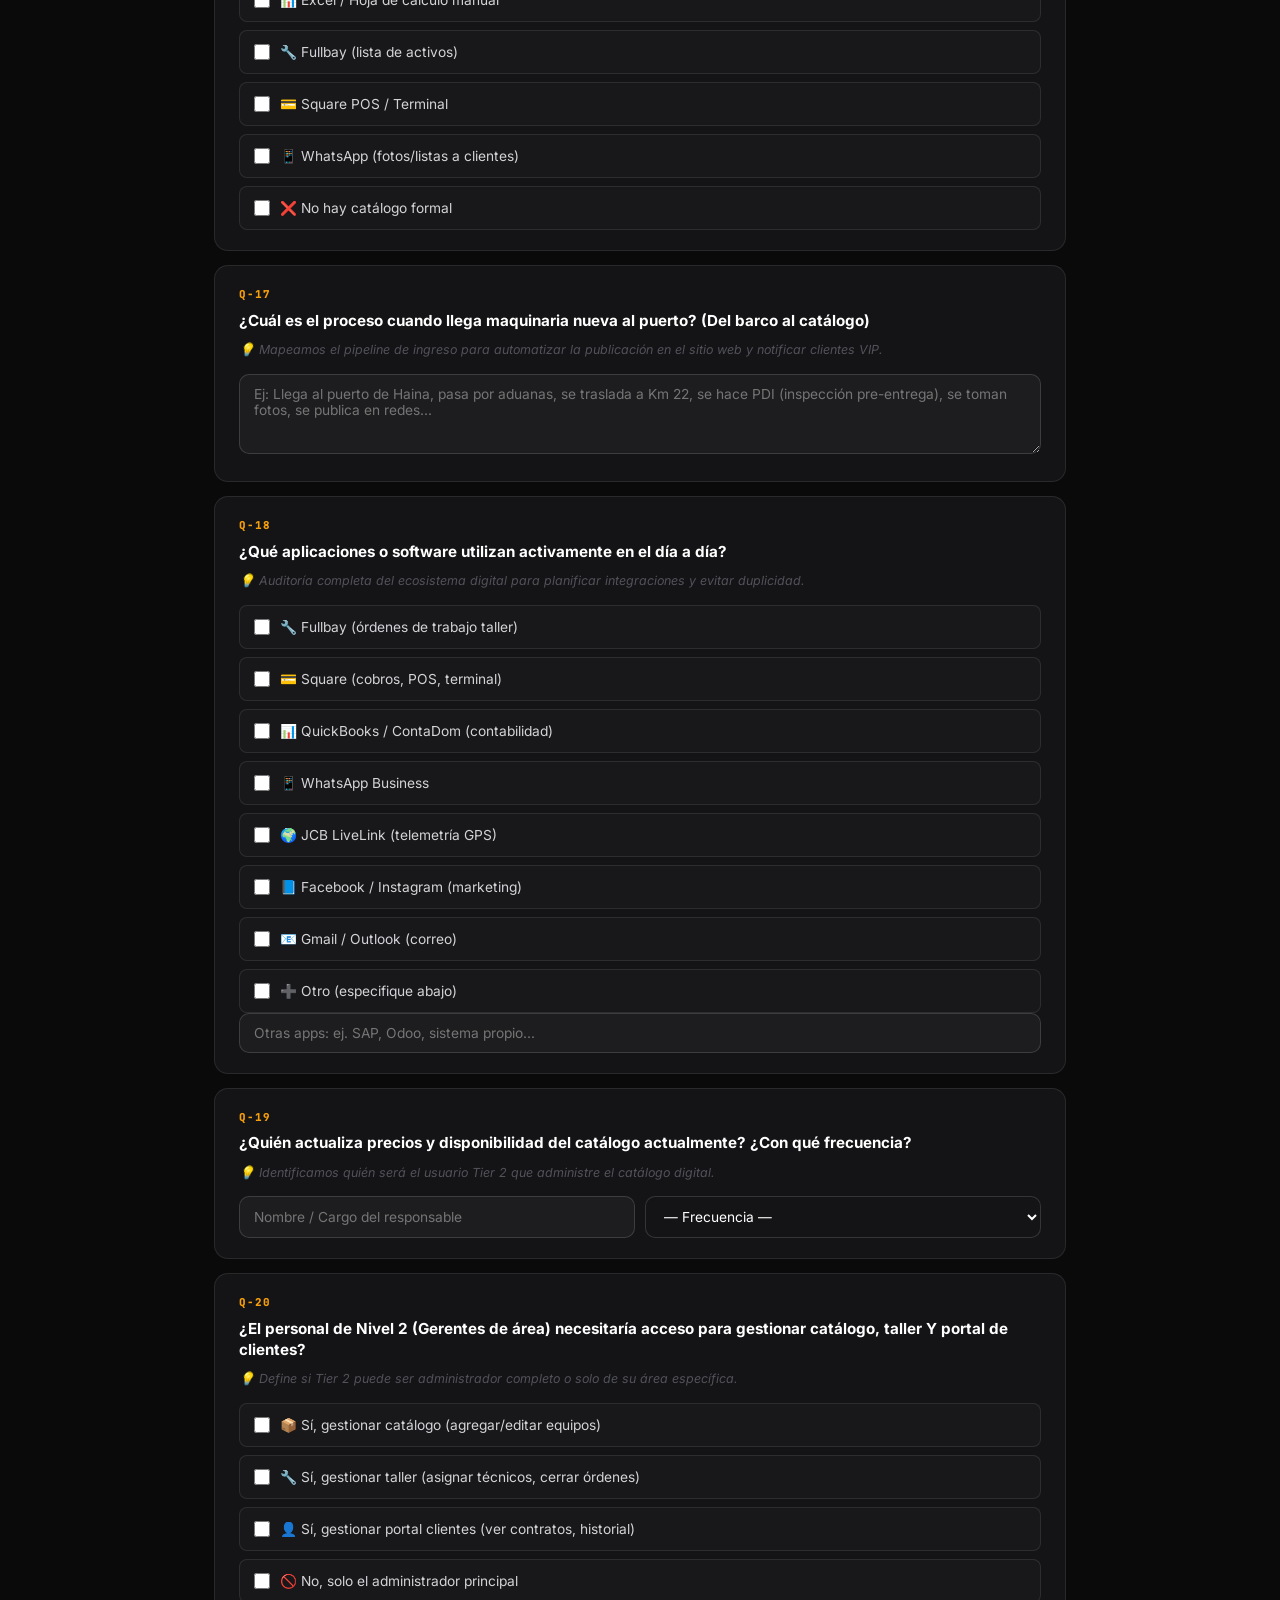
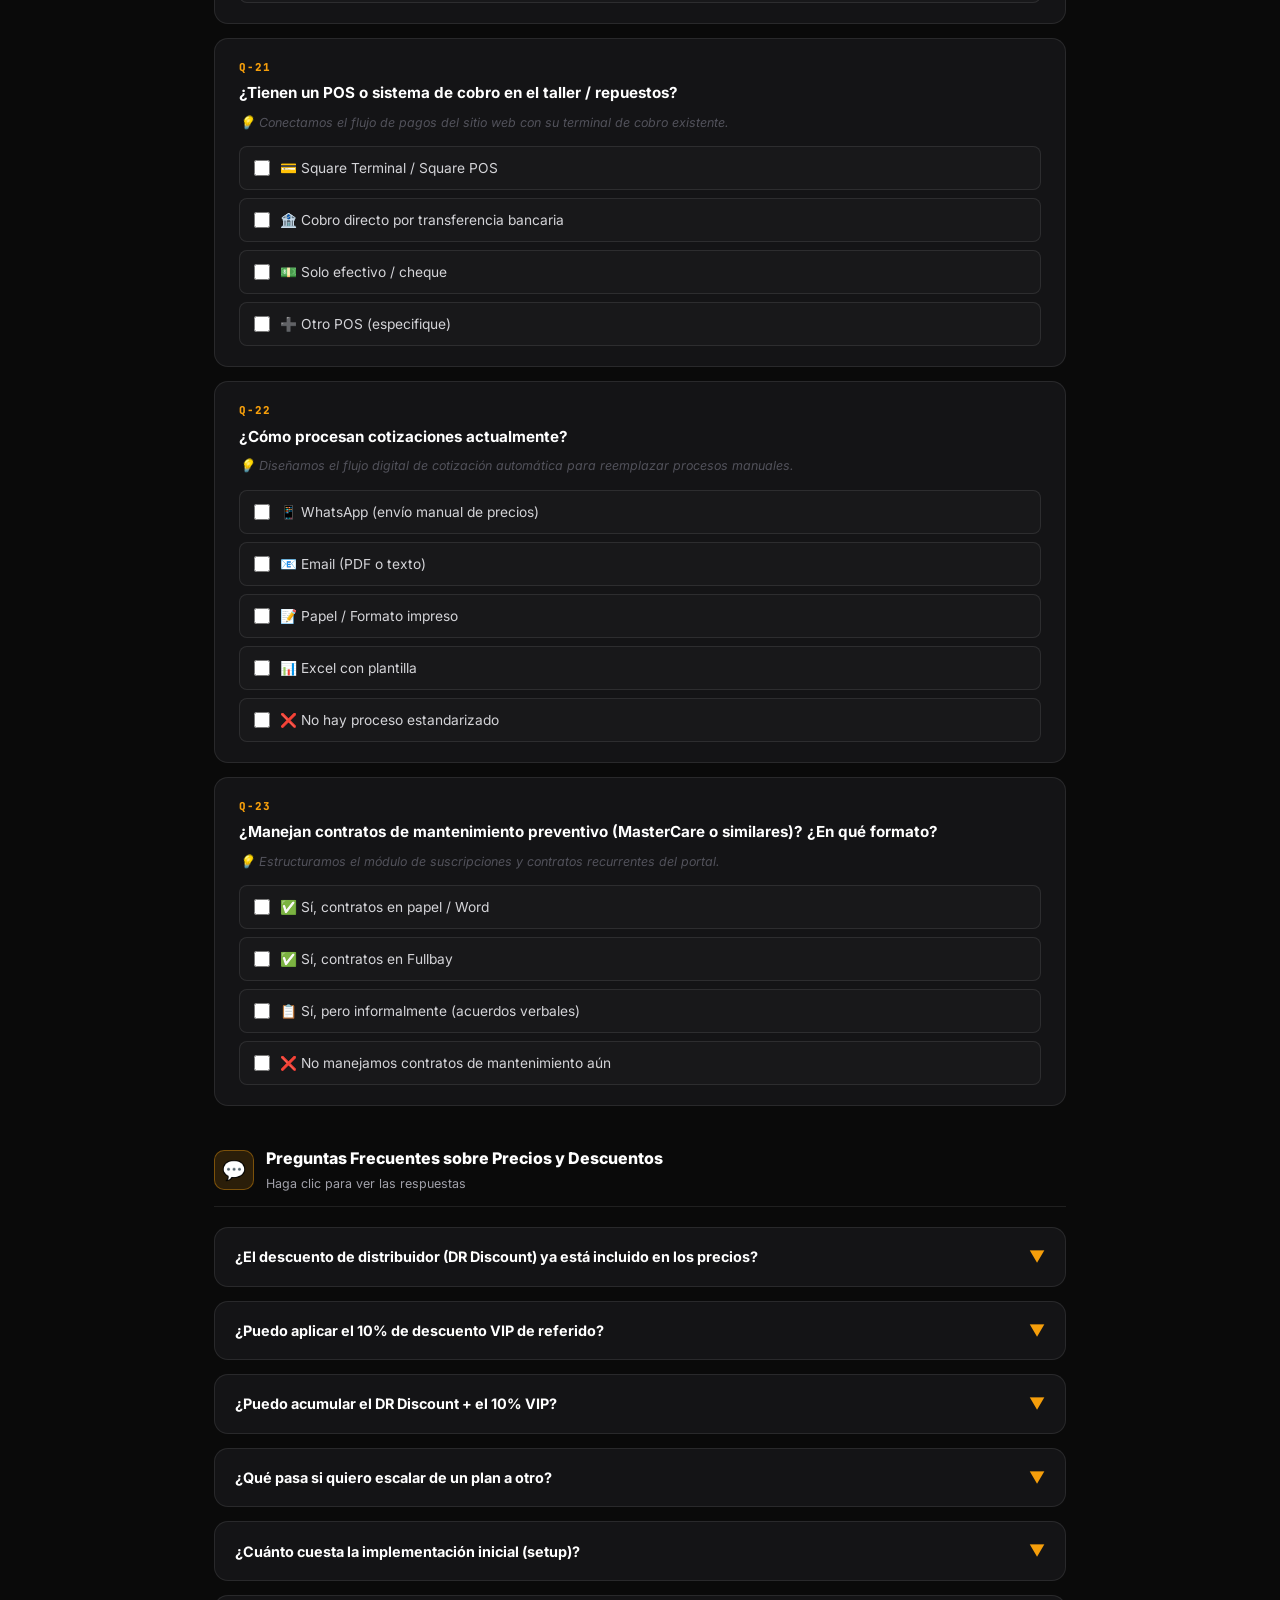
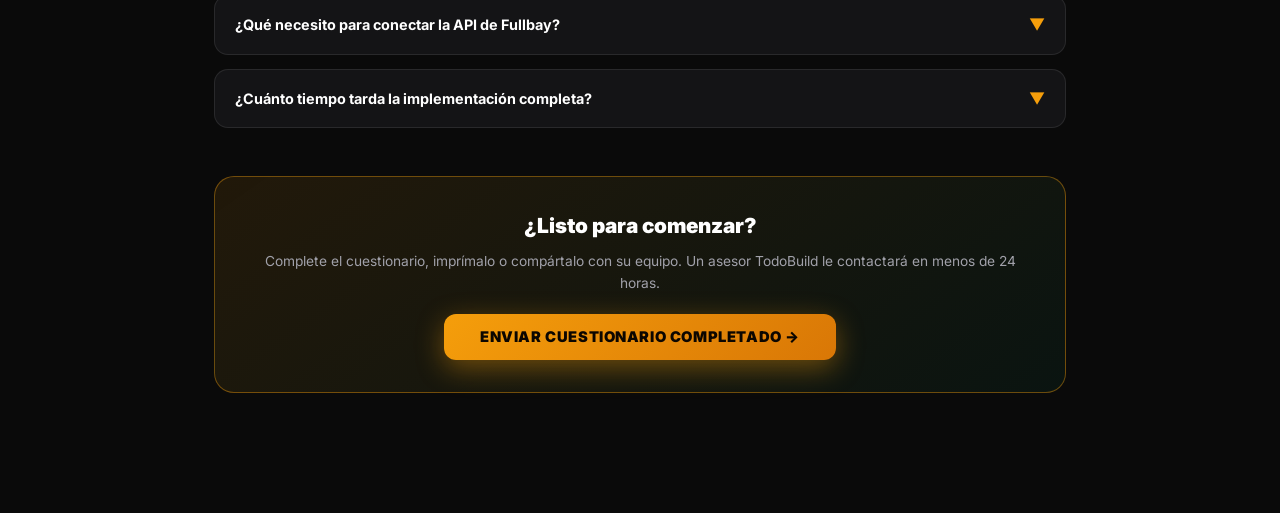
<file: tmd-onboarding-questionnaire.html>
<!DOCTYPE html>
<html lang="es">
<head>
  <meta charset="UTF-8">
  <meta name="viewport" content="width=device-width, initial-scale=1.0">
  <title>TMD — Cuestionario de Implementaci&oacute;n Digital</title>
  <link rel="preconnect" href="https://fonts.googleapis.com">
  <link href="https://fonts.googleapis.com/css2?family=Inter:wght@400;500;600;700;800;900&family=JetBrains+Mono:wght@500;700&display=swap" rel="stylesheet">
  <style>
    *{box-sizing:border-box;margin:0;padding:0;}
    :root{
      --bg:#0a0a0a;--surface:#141416;--surface2:#141416;
      --accent:#f59e0b;--glow:rgba(245,158,11,0.14);
      --green:#10b981;--text:#fafafa;--muted:#a1a1aa;
      --dim:#52525b;--border:rgba(255,255,255,0.09);
      --b-accent:rgba(245,158,11,0.4);
    }
    body{background:var(--bg);color:var(--text);font-family:'Inter',sans-serif;line-height:1.6;padding-bottom:80px;}
    .topbar{background:rgba(6,9,16,0.96);backdrop-filter:blur(16px);border-bottom:1px solid var(--border);padding:12px 32px;display:flex;align-items:center;justify-content:space-between;position:sticky;top:0;z-index:100;flex-wrap:wrap;gap:8px;}
    .topbar-brand{font-size:0.82rem;font-weight:800;color:#fff;letter-spacing:0.02em;}
    .topbar-badge{font-family:'JetBrains Mono',monospace;font-size:0.68rem;color:var(--accent);background:var(--glow);border:1px solid var(--b-accent);padding:4px 12px;border-radius:9999px;font-weight:700;}
    .btn-print{padding:8px 18px;background:var(--accent);color:#0c0600;border:none;border-radius:8px;font-size:0.78rem;font-weight:800;cursor:pointer;font-family:'Inter',sans-serif;text-transform:uppercase;letter-spacing:0.04em;}
    .btn-print:hover{background:#fbbf24;}
    .container{max-width:900px;margin:40px auto;padding:0 24px;}
    .page-header{text-align:center;margin-bottom:48px;padding:40px 32px;background:linear-gradient(145deg,rgba(245,158,11,0.1) 0%,rgba(245,158,11,0.03) 100%);border:1px solid var(--b-accent);border-radius:20px;}
    .eyebrow{font-size:0.72rem;font-family:'JetBrains Mono',monospace;font-weight:800;color:var(--accent);letter-spacing:0.14em;text-transform:uppercase;margin-bottom:12px;}
    .page-header h1{font-size:2rem;font-weight:900;color:#fff;line-height:1.2;letter-spacing:-0.02em;margin-bottom:12px;}
    .page-header p{font-size:0.94rem;color:var(--muted);max-width:600px;margin:0 auto;}
    .q-section{margin-bottom:40px;}
    .q-section-header{display:flex;align-items:center;gap:12px;margin-bottom:20px;padding-bottom:12px;border-bottom:1px solid var(--border);}
    .q-sec-icon{width:40px;height:40px;border-radius:10px;background:var(--glow);border:1px solid var(--b-accent);display:flex;align-items:center;justify-content:center;font-size:1.2rem;flex-shrink:0;}
    .q-sec-title{font-size:1rem;font-weight:800;color:#fff;}
    .q-sec-sub{font-size:0.78rem;color:var(--muted);margin-top:2px;}
    .q-card{background:var(--surface);border:1px solid var(--border);border-radius:14px;padding:20px 24px;margin-bottom:14px;transition:border-color 0.2s;}
    .q-card:hover{border-color:rgba(245,158,11,0.25);}
    .q-num{font-family:'JetBrains Mono',monospace;font-size:0.68rem;font-weight:800;color:var(--accent);text-transform:uppercase;letter-spacing:0.08em;margin-bottom:6px;}
    .q-text{font-size:0.95rem;font-weight:700;color:#fff;margin-bottom:10px;line-height:1.4;}
    .q-why{font-size:0.78rem;color:var(--dim);margin-bottom:14px;line-height:1.5;font-style:italic;}
    .q-input,.q-select,.q-textarea{width:100%;background:rgba(255,255,255,0.04);border:1px solid rgba(255,255,255,0.14);border-radius:10px;padding:11px 14px;color:#fff;font-size:0.86rem;font-family:'Inter',sans-serif;outline:none;transition:border-color 0.2s;}
    .q-input:focus,.q-select:focus,.q-textarea:focus{border-color:var(--accent);}
    .q-select{cursor:pointer;background-color:#141416;}
    .q-textarea{min-height:80px;resize:vertical;}
    .q-checks{display:flex;flex-direction:column;gap:8px;}
    .q-chk{display:flex;align-items:center;gap:10px;background:rgba(255,255,255,0.02);border:1px solid var(--border);border-radius:8px;padding:10px 14px;cursor:pointer;transition:all 0.2s;}
    .q-chk:hover{background:rgba(255,255,255,0.05);border-color:rgba(245,158,11,0.25);}
    .q-chk input[type="checkbox"]{accent-color:var(--accent);width:16px;height:16px;flex-shrink:0;}
    .q-chk-label{font-size:0.86rem;color:#d4d4d8;}
    /* Q&A PRICING PANEL */
    .qa-panel{background:var(--surface);border:1px solid var(--border);border-radius:14px;overflow:hidden;margin-bottom:14px;}
    .qa-q{padding:16px 20px;cursor:pointer;display:flex;justify-content:space-between;align-items:center;gap:12px;user-select:none;transition:background 0.15s;}
    .qa-q:hover{background:rgba(255,255,255,0.04);}
    .qa-q-text{font-size:0.9rem;font-weight:700;color:#fff;}
    .qa-chevron{color:var(--accent);font-size:1rem;transition:transform 0.2s;flex-shrink:0;}
    .qa-ans{padding:0 20px;max-height:0;overflow:hidden;transition:max-height 0.35s ease,padding 0.2s;}
    .qa-ans.open{max-height:600px;padding:0 20px 16px;}
    .qa-ans p{font-size:0.84rem;color:var(--muted);line-height:1.65;margin-bottom:8px;}
    .qa-ans ul{font-size:0.84rem;color:var(--muted);line-height:1.65;padding-left:18px;margin-bottom:8px;}
    .price-tag{display:inline-block;background:var(--glow);border:1px solid var(--b-accent);color:var(--accent);font-family:'JetBrains Mono',monospace;font-size:0.82rem;font-weight:800;padding:4px 12px;border-radius:8px;margin:4px 4px 4px 0;}
    .green{color:var(--green);font-weight:700;}
    /* SUBMIT */
    .submit-section{background:linear-gradient(145deg,rgba(245,158,11,0.1) 0%,rgba(16,185,129,0.06) 100%);border:1px solid var(--b-accent);border-radius:20px;padding:32px;text-align:center;margin-top:48px;}
    .submit-section h3{font-size:1.3rem;font-weight:900;color:#fff;margin-bottom:8px;}
    .submit-section p{font-size:0.86rem;color:var(--muted);margin-bottom:20px;}
    .btn-submit{padding:14px 36px;background:linear-gradient(135deg,#f59e0b 0%,#d97706 100%);border:none;border-radius:12px;color:#0c0600;font-size:0.92rem;font-weight:900;cursor:pointer;font-family:'Inter',sans-serif;text-transform:uppercase;letter-spacing:0.04em;box-shadow:0 8px 28px rgba(245,158,11,0.4);transition:all 0.22s;}
    .btn-submit:hover{transform:translateY(-2px);box-shadow:0 14px 36px rgba(245,158,11,0.55);}
    @media print{
      body{background:#fff;color:#141416;}
      .topbar,.btn-print,.btn-submit{display:none!important;}
      .q-card,.qa-panel{border:1px solid #d4d4d8!important;background:#fff!important;page-break-inside:avoid;}
      .q-text,.qa-q-text{color:#141416!important;}
      .q-num{color:#d97706!important;}
      .qa-ans{max-height:none!important;padding-bottom:16px!important;}
      .qa-ans p,.qa-ans ul{color:#3f3f46!important;}
    }
  </style>
</head>
<body>
  <div class="topbar">
    <div class="topbar-brand">&#x1F3D7;&#xFE0F; TMD Tecnomaquinarias Diesel</div>
    <div class="topbar-badge">Cuestionario de Implementaci&oacute;n Digital</div>
    <button class="btn-print" onclick="window.print()">&#x1F5A8;&#xFE0F; Imprimir</button>
  </div>

  <div class="container">
    <div class="page-header">
      <div class="eyebrow">&#x1F4CB; De la Demo a la Implementaci&oacute;n Completa</div>
      <h1>Cuestionario de Perfil Empresarial</h1>
      <p>Complete estas preguntas para configurar su plataforma digital con integraci&oacute;n de cat&aacute;logo, APIs y portal de clientes. Un asesor TodoBuild le contactar&aacute; en menos de 24 horas.</p>
    </div>

    <!-- SECTION 1 -->
    <div class="q-section">
      <div class="q-section-header">
        <div class="q-sec-icon">&#x1F3E2;</div>
        <div>
          <div class="q-sec-title">Informaci&oacute;n de la Empresa</div>
          <div class="q-sec-sub">Datos b&aacute;sicos para configurar su instancia</div>
        </div>
      </div>

      <div class="q-card">
        <div class="q-num">Q-01</div>
        <div class="q-text">&iquest;Cu&aacute;ntos empleados tiene TMD actualmente?</div>
        <div class="q-why">&#x1F4A1; Determina el tama&ntilde;o del plan, licencias de usuario y permisos por rol.</div>
        <select class="q-select">
          <option value="">&#x2014; Seleccione rango &#x2014;</option>
          <option>1 a 10 empleados</option>
          <option>11 a 25 empleados</option>
          <option>26 a 50 empleados</option>
          <option>51 a 100 empleados</option>
          <option>M&aacute;s de 100 empleados</option>
        </select>
      </div>

      <div class="q-card">
        <div class="q-num">Q-02</div>
        <div class="q-text">&iquest;Qu&eacute; departamentos o &aacute;reas operativas tiene la empresa?</div>
        <div class="q-why">&#x1F4A1; Creamos roles de usuario separados para cada &aacute;rea (Ventas, Taller, Repuestos, etc.).</div>
        <div class="q-checks">
          <label class="q-chk"><input type="checkbox"> <span class="q-chk-label">&#x1F4E6; Ventas / Comercial</span></label>
          <label class="q-chk"><input type="checkbox"> <span class="q-chk-label">&#x1F527; Taller / Servicio T&eacute;cnico</span></label>
          <label class="q-chk"><input type="checkbox"> <span class="q-chk-label">&#x1F3EA; Repuestos / Almac&eacute;n</span></label>
          <label class="q-chk"><input type="checkbox"> <span class="q-chk-label">&#x1F4B0; Administraci&oacute;n / Finanzas</span></label>
          <label class="q-chk"><input type="checkbox"> <span class="q-chk-label">&#x1F69B; Log&iacute;stica / Despacho</span></label>
          <label class="q-chk"><input type="checkbox"> <span class="q-chk-label">&#x1F4E3; Mercadeo / Marketing</span></label>
        </div>
      </div>

      <div class="q-card">
        <div class="q-num">Q-03</div>
        <div class="q-text">&iquest;Cu&aacute;ntas sucursales o puntos de venta tiene TMD?</div>
        <div class="q-why">&#x1F4A1; Afecta la configuraci&oacute;n de inventarios multi-ubicaci&oacute;n y gesti&oacute;n de flota por zona.</div>
        <select class="q-select">
          <option value="">&#x2014; Seleccione &#x2014;</option>
          <option>Solo sede principal (Km 22)</option>
          <option>2 a 3 ubicaciones</option>
          <option>4 o m&aacute;s ubicaciones</option>
        </select>
      </div>
    </div>

    <!-- SECTION 2 -->
    <div class="q-section">
      <div class="q-section-header">
        <div class="q-sec-icon">&#x1F4E6;</div>
        <div>
          <div class="q-sec-title">Tama&ntilde;o del Cat&aacute;logo</div>
          <div class="q-sec-sub">Inventario de productos, repuestos y equipos</div>
        </div>
      </div>

      <div class="q-card">
        <div class="q-num">Q-04</div>
        <div class="q-text">&iquest;Cu&aacute;ntos modelos de maquinaria tienen activos en venta o renta?</div>
        <div class="q-why">&#x1F4A1; Define el volumen de fichas t&eacute;cnicas y el tama&ntilde;o del cat&aacute;logo digital.</div>
        <select class="q-select">
          <option value="">&#x2014; Seleccione rango &#x2014;</option>
          <option>1 a 20 modelos</option>
          <option>21 a 50 modelos</option>
          <option>51 a 100 modelos</option>
          <option>M&aacute;s de 100 modelos</option>
        </select>
      </div>

      <div class="q-card">
        <div class="q-num">Q-05</div>
        <div class="q-text">&iquest;Cu&aacute;ntas referencias de repuestos maneja TMD en su almac&eacute;n?</div>
        <div class="q-why">&#x1F4A1; El portal de b&uacute;squeda de piezas OEM requiere saber el volumen para optimizar la base de datos.</div>
        <select class="q-select">
          <option value="">&#x2014; Seleccione rango &#x2014;</option>
          <option>Menos de 500 referencias</option>
          <option>500 a 2,000 referencias</option>
          <option>2,000 a 5,000 referencias</option>
          <option>M&aacute;s de 5,000 referencias</option>
        </select>
      </div>

      <div class="q-card">
        <div class="q-num">Q-06</div>
        <div class="q-text">&iquest;Qu&eacute; marcas representan actualmente?</div>
        <div class="q-why">&#x1F4A1; Creamos p&aacute;ginas de marca certificada y categor&iacute;as por fabricante para maximizar el SEO.</div>
        <div class="q-checks">
          <label class="q-chk"><input type="checkbox"> <span class="q-chk-label">&#x1F7E1; JCB (Retroexcavadoras, Excavadoras, Telehandlers)</span></label>
          <label class="q-chk"><input type="checkbox"> <span class="q-chk-label">&#x1F7E0; LiuGong (Cargadores, Excavadoras)</span></label>
          <label class="q-chk"><input type="checkbox"> <span class="q-chk-label">&#x1F7E2; LS Tractor (Tractores Agr&iacute;colas)</span></label>
          <label class="q-chk"><input type="checkbox"> <span class="q-chk-label">&#x1F534; Yanmar (Motores, Minicargadores)</span></label>
          <label class="q-chk"><input type="checkbox"> <span class="q-chk-label">&#x26AB; Ammann (Rodillos, Compactaci&oacute;n)</span></label>
          <label class="q-chk"><input type="checkbox"> <span class="q-chk-label">&#x2795; Otra marca</span></label>
        </div>
      </div>
    </div>

    <!-- SECTION 3 -->
    <div class="q-section">
      <div class="q-section-header">
        <div class="q-sec-icon">&#x1F4BB;</div>
        <div>
          <div class="q-sec-title">Ecosistema Tecnol&oacute;gico Actual</div>
          <div class="q-sec-sub">Sistemas y aplicaciones que usa TMD hoy</div>
        </div>
      </div>

      <div class="q-card">
        <div class="q-num">Q-07</div>
        <div class="q-text">&iquest;Qu&eacute; sistema de gesti&oacute;n o ERP usa actualmente?</div>
        <div class="q-why">&#x1F4A1; Determina si necesitamos migrar datos, hacer integraciones o comenzar desde cero.</div>
        <div class="q-checks">
          <label class="q-chk"><input type="checkbox"> <span class="q-chk-label">&#x1F4CA; Excel / Hojas de c&aacute;lculo</span></label>
          <label class="q-chk"><input type="checkbox"> <span class="q-chk-label">&#x1F3E2; ContaDom / Sistema local RD</span></label>
          <label class="q-chk"><input type="checkbox"> <span class="q-chk-label">&#x1F4E6; QuickBooks</span></label>
          <label class="q-chk"><input type="checkbox"> <span class="q-chk-label">&#x1F527; Fullbay (Taller)</span></label>
          <label class="q-chk"><input type="checkbox"> <span class="q-chk-label">&#x2601;&#xFE0F; Otro sistema en la nube</span></label>
          <label class="q-chk"><input type="checkbox"> <span class="q-chk-label">&#x274C; No hay sistema formal actualmente</span></label>
        </div>
      </div>

      <div class="q-card">
        <div class="q-num">Q-08</div>
        <div class="q-text">&iquest;Tiene cuenta activa en Fullbay?</div>
        <div class="q-why">&#x1F4A1; Necesitamos su API Key para conectar los datos de taller en vivo al portal de clientes.</div>
        <select class="q-select">
          <option value="">&#x2014; Seleccione &#x2014;</option>
          <option>S&iacute;, cuenta activa y en uso</option>
          <option>S&iacute;, cuenta activa pero sin uso regular</option>
          <option>En per&iacute;odo de prueba</option>
          <option>No tenemos Fullbay todav&iacute;a</option>
        </select>
      </div>

      <div class="q-card">
        <div class="q-num">Q-09</div>
        <div class="q-text">&iquest;Qu&eacute; canales de comunicaci&oacute;n con clientes usa actualmente?</div>
        <div class="q-why">&#x1F4A1; Integramos WhatsApp, email y llamadas en un solo panel de atenci&oacute;n.</div>
        <div class="q-checks">
          <label class="q-chk"><input type="checkbox"> <span class="q-chk-label">&#x1F4F1; WhatsApp Personal o Business</span></label>
          <label class="q-chk"><input type="checkbox"> <span class="q-chk-label">&#x1F4E7; Correo electr&oacute;nico corporativo</span></label>
          <label class="q-chk"><input type="checkbox"> <span class="q-chk-label">&#x1F4D8; Facebook / Instagram</span></label>
          <label class="q-chk"><input type="checkbox"> <span class="q-chk-label">&#x1F4DE; Tel&eacute;fono fijo / Celular</span></label>
          <label class="q-chk"><input type="checkbox"> <span class="q-chk-label">&#x1F310; Formulario del sitio web actual</span></label>
        </div>
      </div>

      <div class="q-card">
        <div class="q-num">Q-10</div>
        <div class="q-text">&iquest;Tiene sitio web activo? &iquest;Con qu&eacute; plataforma fue construido?</div>
        <div class="q-why">&#x1F4A1; Evaluamos si hacer migraci&oacute;n limpia o redespliegue paralelo sin interrumpir operaciones.</div>
        <input type="text" class="q-input" placeholder="Ej: WordPress, Wix, sitio est&aacute;tico, no tenemos web...">
      </div>
    </div>

    <!-- SECTION 4 -->
    <div class="q-section">
      <div class="q-section-header">
        <div class="q-sec-icon">&#x1F3AF;</div>
        <div>
          <div class="q-sec-title">Prioridades de Implementaci&oacute;n</div>
          <div class="q-sec-sub">&iquest;Qu&eacute; quiere lograr primero?</div>
        </div>
      </div>

      <div class="q-card">
        <div class="q-num">Q-11</div>
        <div class="q-text">&iquest;Cu&aacute;l es su prioridad principal en los primeros 90 d&iacute;as?</div>
        <div class="q-why">&#x1F4A1; Esto define qu&eacute; m&oacute;dulo activamos primero para generarle valor inmediato.</div>
        <select class="q-select">
          <option value="">&#x2014; Seleccione prioridad &#x2014;</option>
          <option>Cat&aacute;logo digital con cotizaci&oacute;n en l&iacute;nea</option>
          <option>Portal de clientes con seguimiento de contratos</option>
          <option>Panel de taller conectado a Fullbay</option>
          <option>Captura y seguimiento de clientes potenciales (CRM)</option>
          <option>Posicionamiento web SEO (aparecer en Google)</option>
          <option>Implementaci&oacute;n completa de todos los m&oacute;dulos</option>
        </select>
      </div>

      <div class="q-card">
        <div class="q-num">Q-12</div>
        <div class="q-text">&iquest;Tiene dominio web propio? (Ej: tmdrd.com)</div>
        <div class="q-why">&#x1F4A1; Necesitamos acceso DNS para apuntar su dominio al nuevo servidor con SSL/HTTPS seguro.</div>
        <input type="text" class="q-input" placeholder="Ej: tmdrd.com — si no tiene, lo registramos por usted">
      </div>

      <div class="q-card">
        <div class="q-num">Q-13</div>
        <div class="q-text">&iquest;Qui&eacute;n ser&aacute; el administrador principal del sistema dentro de TMD?</div>
        <div class="q-why">&#x1F4A1; Esta persona recibe capacitaci&oacute;n prioritaria y acceso de superusuario al panel de control.</div>
        <div style="display:grid;grid-template-columns:1fr 1fr;gap:10px;">
          <input type="text" class="q-input" placeholder="Nombre completo">
          <input type="text" class="q-input" placeholder="WhatsApp / Correo">
        </div>
      </div>

      <div class="q-card">
        <div class="q-num">Q-14</div>
        <div class="q-text">&iquest;Tiene presupuesto aprobado para la implementaci&oacute;n?</div>
        <div class="q-why">&#x1F4A1; Nos ayuda a recomendarle el plan m&aacute;s adecuado y si aplica financiamiento o cuotas.</div>
        <select class="q-select">
          <option value="">&#x2014; Seleccione rango &#x2014;</option>
          <option>Nivel B&aacute;sico &#x2014; Hasta $599/mes</option>
          <option>Nivel Profesional &#x2014; $600 a $999/mes</option>
          <option>Nivel Empresarial &#x2014; $1,000/mes o m&aacute;s</option>
          <option>Quiero consultar opciones de financiamiento</option>
        </select>
      </div>

      <div class="q-card">
        <div class="q-num">Q-15</div>
        <div class="q-text">&iquest;Tiene alg&uacute;n comentario, requerimiento especial o pregunta adicional?</div>
        <textarea class="q-textarea" placeholder="Ej: Necesitamos integraci&oacute;n con nuestro sistema de facturaci&oacute;n actual, queremos el portal en ingl&eacute;s tambi&eacute;n, tenemos 3 socios que deben tener acceso..."></textarea>
      </div>
    </div>

    <!-- SECTION 5: CATALOG, INVENTORY & APP ECOSYSTEM -->
    <div class="q-section">
      <div class="q-section-header">
        <div class="q-sec-icon">&#x1F4E6;</div>
        <div>
          <div class="q-sec-title">Operaciones de Cat&aacute;logo, Inventario &amp; Ecosistema de Apps</div>
          <div class="q-sec-sub">Entender c&oacute;mo gestionan productos, inventario y qu&eacute; apps utilizan</div>
        </div>
      </div>

      <div class="q-card">
        <div class="q-num">Q-16</div>
        <div class="q-text">&iquest;C&oacute;mo manejan actualmente el cat&aacute;logo de maquinaria disponible para venta o renta?</div>
        <div class="q-why">&#x1F4A1; Necesitamos saber la fuente de datos para sincronizar autom&aacute;ticamente el cat&aacute;logo digital.</div>
        <div class="q-checks">
          <label class="q-chk"><input type="checkbox"> <span class="q-chk-label">&#x1F4CA; Excel / Hoja de c&aacute;lculo manual</span></label>
          <label class="q-chk"><input type="checkbox"> <span class="q-chk-label">&#x1F527; Fullbay (lista de activos)</span></label>
          <label class="q-chk"><input type="checkbox"> <span class="q-chk-label">&#x1F4B3; Square POS / Terminal</span></label>
          <label class="q-chk"><input type="checkbox"> <span class="q-chk-label">&#x1F4F1; WhatsApp (fotos/listas a clientes)</span></label>
          <label class="q-chk"><input type="checkbox"> <span class="q-chk-label">&#x274C; No hay cat&aacute;logo formal</span></label>
        </div>
      </div>

      <div class="q-card">
        <div class="q-num">Q-17</div>
        <div class="q-text">&iquest;Cu&aacute;l es el proceso cuando llega maquinaria nueva al puerto? (Del barco al cat&aacute;logo)</div>
        <div class="q-why">&#x1F4A1; Mapeamos el pipeline de ingreso para automatizar la publicaci&oacute;n en el sitio web y notificar clientes VIP.</div>
        <textarea class="q-textarea" placeholder="Ej: Llega al puerto de Haina, pasa por aduanas, se traslada a Km 22, se hace PDI (inspecci&oacute;n pre-entrega), se toman fotos, se publica en redes..."></textarea>
      </div>

      <div class="q-card">
        <div class="q-num">Q-18</div>
        <div class="q-text">&iquest;Qu&eacute; aplicaciones o software utilizan activamente en el d&iacute;a a d&iacute;a?</div>
        <div class="q-why">&#x1F4A1; Auditor&iacute;a completa del ecosistema digital para planificar integraciones y evitar duplicidad.</div>
        <div class="q-checks">
          <label class="q-chk"><input type="checkbox"> <span class="q-chk-label">&#x1F527; Fullbay (&oacute;rdenes de trabajo taller)</span></label>
          <label class="q-chk"><input type="checkbox"> <span class="q-chk-label">&#x1F4B3; Square (cobros, POS, terminal)</span></label>
          <label class="q-chk"><input type="checkbox"> <span class="q-chk-label">&#x1F4CA; QuickBooks / ContaDom (contabilidad)</span></label>
          <label class="q-chk"><input type="checkbox"> <span class="q-chk-label">&#x1F4F1; WhatsApp Business</span></label>
          <label class="q-chk"><input type="checkbox"> <span class="q-chk-label">&#x1F30D; JCB LiveLink (telemetr&iacute;a GPS)</span></label>
          <label class="q-chk"><input type="checkbox"> <span class="q-chk-label">&#x1F4D8; Facebook / Instagram (marketing)</span></label>
          <label class="q-chk"><input type="checkbox"> <span class="q-chk-label">&#x1F4E7; Gmail / Outlook (correo)</span></label>
          <label class="q-chk"><input type="checkbox"> <span class="q-chk-label">&#x2795; Otro (especifique abajo)</span></label>
        </div>
        <input type="text" class="q-input" placeholder="Otras apps: ej. SAP, Odoo, sistema propio...">
      </div>

      <div class="q-card">
        <div class="q-num">Q-19</div>
        <div class="q-text">&iquest;Qui&eacute;n actualiza precios y disponibilidad del cat&aacute;logo actualmente? &iquest;Con qu&eacute; frecuencia?</div>
        <div class="q-why">&#x1F4A1; Identificamos qui&eacute;n ser&aacute; el usuario Tier 2 que administre el cat&aacute;logo digital.</div>
        <div style="display:grid;grid-template-columns:1fr 1fr;gap:10px;">
          <input type="text" class="q-input" placeholder="Nombre / Cargo del responsable">
          <select class="q-select">
            <option value="">&#x2014; Frecuencia &#x2014;</option>
            <option>Diariamente</option>
            <option>Semanalmente</option>
            <option>Mensualmente</option>
            <option>Solo cuando llega inventario nuevo</option>
            <option>No se actualiza formalmente</option>
          </select>
        </div>
      </div>

      <div class="q-card">
        <div class="q-num">Q-20</div>
        <div class="q-text">&iquest;El personal de Nivel 2 (Gerentes de &aacute;rea) necesitar&iacute;a acceso para gestionar cat&aacute;logo, taller Y portal de clientes?</div>
        <div class="q-why">&#x1F4A1; Define si Tier 2 puede ser administrador completo o solo de su &aacute;rea espec&iacute;fica.</div>
        <div class="q-checks">
          <label class="q-chk"><input type="checkbox"> <span class="q-chk-label">&#x1F4E6; S&iacute;, gestionar cat&aacute;logo (agregar/editar equipos)</span></label>
          <label class="q-chk"><input type="checkbox"> <span class="q-chk-label">&#x1F527; S&iacute;, gestionar taller (asignar t&eacute;cnicos, cerrar &oacute;rdenes)</span></label>
          <label class="q-chk"><input type="checkbox"> <span class="q-chk-label">&#x1F464; S&iacute;, gestionar portal clientes (ver contratos, historial)</span></label>
          <label class="q-chk"><input type="checkbox"> <span class="q-chk-label">&#x1F6AB; No, solo el administrador principal</span></label>
        </div>
      </div>

      <div class="q-card">
        <div class="q-num">Q-21</div>
        <div class="q-text">&iquest;Tienen un POS o sistema de cobro en el taller / repuestos?</div>
        <div class="q-why">&#x1F4A1; Conectamos el flujo de pagos del sitio web con su terminal de cobro existente.</div>
        <div class="q-checks">
          <label class="q-chk"><input type="checkbox"> <span class="q-chk-label">&#x1F4B3; Square Terminal / Square POS</span></label>
          <label class="q-chk"><input type="checkbox"> <span class="q-chk-label">&#x1F3E6; Cobro directo por transferencia bancaria</span></label>
          <label class="q-chk"><input type="checkbox"> <span class="q-chk-label">&#x1F4B5; Solo efectivo / cheque</span></label>
          <label class="q-chk"><input type="checkbox"> <span class="q-chk-label">&#x2795; Otro POS (especifique)</span></label>
        </div>
      </div>

      <div class="q-card">
        <div class="q-num">Q-22</div>
        <div class="q-text">&iquest;C&oacute;mo procesan cotizaciones actualmente?</div>
        <div class="q-why">&#x1F4A1; Dise&ntilde;amos el flujo digital de cotizaci&oacute;n autom&aacute;tica para reemplazar procesos manuales.</div>
        <div class="q-checks">
          <label class="q-chk"><input type="checkbox"> <span class="q-chk-label">&#x1F4F1; WhatsApp (env&iacute;o manual de precios)</span></label>
          <label class="q-chk"><input type="checkbox"> <span class="q-chk-label">&#x1F4E7; Email (PDF o texto)</span></label>
          <label class="q-chk"><input type="checkbox"> <span class="q-chk-label">&#x1F4DD; Papel / Formato impreso</span></label>
          <label class="q-chk"><input type="checkbox"> <span class="q-chk-label">&#x1F4CA; Excel con plantilla</span></label>
          <label class="q-chk"><input type="checkbox"> <span class="q-chk-label">&#x274C; No hay proceso estandarizado</span></label>
        </div>
      </div>

      <div class="q-card">
        <div class="q-num">Q-23</div>
        <div class="q-text">&iquest;Manejan contratos de mantenimiento preventivo (MasterCare o similares)? &iquest;En qu&eacute; formato?</div>
        <div class="q-why">&#x1F4A1; Estructuramos el m&oacute;dulo de suscripciones y contratos recurrentes del portal.</div>
        <div class="q-checks">
          <label class="q-chk"><input type="checkbox"> <span class="q-chk-label">&#x2705; S&iacute;, contratos en papel / Word</span></label>
          <label class="q-chk"><input type="checkbox"> <span class="q-chk-label">&#x2705; S&iacute;, contratos en Fullbay</span></label>
          <label class="q-chk"><input type="checkbox"> <span class="q-chk-label">&#x1F4CB; S&iacute;, pero informalmente (acuerdos verbales)</span></label>
          <label class="q-chk"><input type="checkbox"> <span class="q-chk-label">&#x274C; No manejamos contratos de mantenimiento a&uacute;n</span></label>
        </div>
      </div>
    </div>

    <!-- PRICING Q&A -->
    <div class="q-section">
      <div class="q-section-header">
        <div class="q-sec-icon">&#x1F4AC;</div>
        <div>
          <div class="q-sec-title">Preguntas Frecuentes sobre Precios y Descuentos</div>
          <div class="q-sec-sub">Haga clic para ver las respuestas</div>
        </div>
      </div>

      <div class="qa-panel">
        <div class="qa-q" onclick="toggleQA(this)">
          <span class="qa-q-text">&iquest;El descuento de distribuidor (DR Discount) ya est&aacute; incluido en los precios?</span>
          <span class="qa-chevron">&#x25BC;</span>
        </div>
        <div class="qa-ans">
          <p>&#x2705; <strong style="color:#fff;">S&iacute;, los precios ya reflejan el descuento de distribuidor regional.</strong></p>
          <p>Los precios publicados (B&aacute;sico $399, Profesional $599, Empresarial $899) ya incluyen el ajuste preferencial para distribuidores como TMD. No se aplica cargo adicional por este concepto.</p>
        </div>
      </div>

      <div class="qa-panel">
        <div class="qa-q" onclick="toggleQA(this)">
          <span class="qa-q-text">&iquest;Puedo aplicar el 10% de descuento VIP de referido?</span>
          <span class="qa-chevron">&#x25BC;</span>
        </div>
        <div class="qa-ans">
          <p>&#x2705; <strong style="color:#fff;">S&iacute;, aplica en los primeros 12 meses de suscripci&oacute;n.</strong></p>
          <p>Si fue referido por un cliente activo o socio de la red TodoBuild, su plan mensual recibe un <span class="green">10% de descuento durante el primer a&ntilde;o</span>. Ejemplo:</p>
          <div style="margin:8px 0;">
            <span class="price-tag">B&aacute;sico: $399 &rarr; $359/mes</span>
            <span class="price-tag">Profesional: $599 &rarr; $539/mes</span>
            <span class="price-tag">Empresarial: $899 &rarr; $809/mes</span>
          </div>
          <p>Para activarlo, ind&iacute;quenos el nombre del referidor al momento de firmar el acuerdo.</p>
        </div>
      </div>

      <div class="qa-panel">
        <div class="qa-q" onclick="toggleQA(this)">
          <span class="qa-q-text">&iquest;Puedo acumular el DR Discount + el 10% VIP?</span>
          <span class="qa-chevron">&#x25BC;</span>
        </div>
        <div class="qa-ans">
          <p>&#x26A0;&#xFE0F; <strong style="color:#fff;">Los descuentos no son acumulables independientemente, pero obtiene ambos beneficios.</strong></p>
          <p>El DR Discount ya viene en la tarifa base. El 10% VIP se aplica sobre esa tarifa base. Para contratos anuales prepagados, podemos revisar un descuento adicional por volumen. Hable con su asesor TodoBuild.</p>
        </div>
      </div>

      <div class="qa-panel">
        <div class="qa-q" onclick="toggleQA(this)">
          <span class="qa-q-text">&iquest;Qu&eacute; pasa si quiero escalar de un plan a otro?</span>
          <span class="qa-chevron">&#x25BC;</span>
        </div>
        <div class="qa-ans">
          <p>&#x2705; <strong style="color:#fff;">El escalado es instant&aacute;neo y prorrateado al d&iacute;a.</strong></p>
          <p>Puede subir de plan en cualquier momento desde su panel. El costo adicional se calcula proporcionalmente a los d&iacute;as restantes del mes. Sin cargos por cambio ni penalidades.</p>
          <ul>
            <li>B&aacute;sico &rarr; Profesional: Se habilitan CRM, Portal de Clientes y Telemetr&iacute;a.</li>
            <li>Profesional &rarr; Empresarial: Cat&aacute;logo ilimitado, API WhatsApp Business y soporte 24/7.</li>
          </ul>
        </div>
      </div>

      <div class="qa-panel">
        <div class="qa-q" onclick="toggleQA(this)">
          <span class="qa-q-text">&iquest;Cu&aacute;nto cuesta la implementaci&oacute;n inicial (setup)?</span>
          <span class="qa-chevron">&#x25BC;</span>
        </div>
        <div class="qa-ans">
          <p><strong style="color:#fff;">El costo de implementaci&oacute;n por nivel:</strong></p>
          <div style="margin:8px 0;">
            <span class="price-tag">B&aacute;sico: $0 Setup (autoservicio guiado)</span>
            <span class="price-tag">Profesional: $499 Setup &uacute;nico</span>
            <span class="price-tag">Empresarial: $999 Setup completo con migraci&oacute;n</span>
          </div>
          <p>Setup incluye: configuraci&oacute;n inicial, carga del cat&aacute;logo, capacitaci&oacute;n del administrador, conexi&oacute;n de dominio y primera sesi&oacute;n de revisi&oacute;n en vivo.</p>
        </div>
      </div>

      <div class="qa-panel">
        <div class="qa-q" onclick="toggleQA(this)">
          <span class="qa-q-text">&iquest;Qu&eacute; necesito para conectar la API de Fullbay?</span>
          <span class="qa-chevron">&#x25BC;</span>
        </div>
        <div class="qa-ans">
          <p><strong style="color:#fff;">Necesitamos 3 elementos de su cuenta Fullbay:</strong></p>
          <ul>
            <li>Su <strong style="color:#fff;">Fullbay API Key</strong> (se genera en Configuraci&oacute;n &rarr; Integraciones)</li>
            <li>El <strong style="color:#fff;">Shop ID</strong> de su taller principal</li>
            <li>Credenciales de un usuario con rol <strong style="color:#fff;">"API Access"</strong></li>
          </ul>
          <p>Con eso activamos telemetr&iacute;a en vivo: &oacute;rdenes de trabajo, disponibilidad de equipos, historial de mantenimiento y alertas de servicio.</p>
        </div>
      </div>

      <div class="qa-panel">
        <div class="qa-q" onclick="toggleQA(this)">
          <span class="qa-q-text">&iquest;Cu&aacute;nto tiempo tarda la implementaci&oacute;n completa?</span>
          <span class="qa-chevron">&#x25BC;</span>
        </div>
        <div class="qa-ans">
          <p><strong style="color:#fff;">Cronograma t&iacute;pico por nivel:</strong></p>
          <ul>
            <li>&#x1F7E2; <span class="green">Nivel B&aacute;sico:</span> 5 a 7 d&iacute;as h&aacute;biles</li>
            <li>&#x1F7E1; <strong style="color:#f59e0b;">Nivel Profesional:</strong> 10 a 14 d&iacute;as h&aacute;biles</li>
            <li>&#x1F7E0; <strong style="color:#ea580c;">Nivel Empresarial:</strong> 21 a 30 d&iacute;as h&aacute;biles</li>
          </ul>
          <p>El sitio web en vivo puede activarse en las primeras 48 horas con contenido b&aacute;sico. La implementaci&oacute;n m&aacute;s r&aacute;pida se logra cuando TMD entrega el cat&aacute;logo en Excel y el acceso a Fullbay en la primera semana.</p>
        </div>
      </div>

    </div>

    <div class="submit-section">
      <h3>&iquest;Listo para comenzar?</h3>
      <p>Complete el cuestionario, impr&iacute;malo o comp&aacute;rtalo con su equipo. Un asesor TodoBuild le contactar&aacute; en menos de 24 horas.</p>
      <button class="btn-submit" onclick="alert('Gracias. Un asesor TodoBuild le contactar\u00e1 en menos de 24 horas.')">Enviar Cuestionario Completado &rarr;</button>
    </div>
  </div>

  <script>
    function toggleQA(el) {
      var ans = el.nextElementSibling;
      var chev = el.querySelector('.qa-chevron');
      var isOpen = ans.classList.contains('open');
      document.querySelectorAll('.qa-ans.open').forEach(function(a) {
        a.classList.remove('open');
        a.previousElementSibling.querySelector('.qa-chevron').style.transform = '';
      });
      if (!isOpen) {
        ans.classList.add('open');
        chev.style.transform = 'rotate(180deg)';
      }
    }
  </script>
</body>
</html>
</file>
